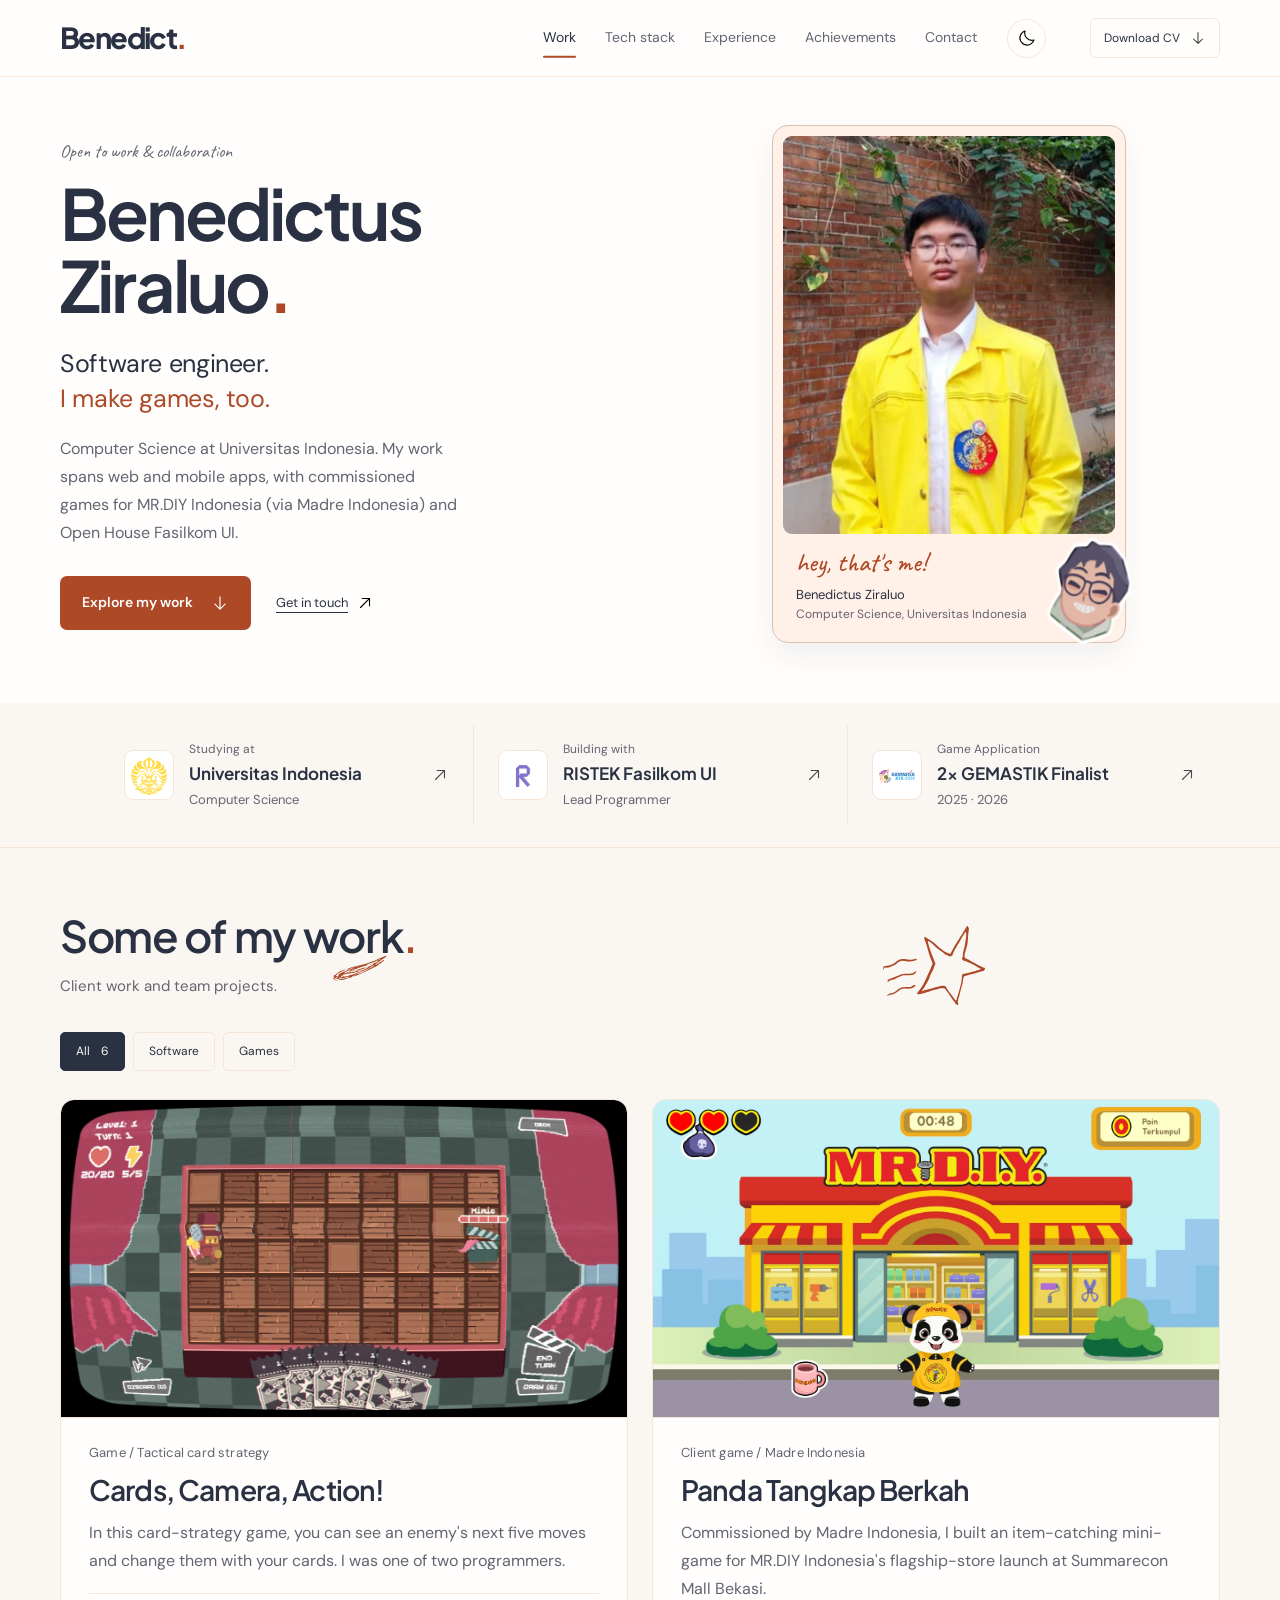
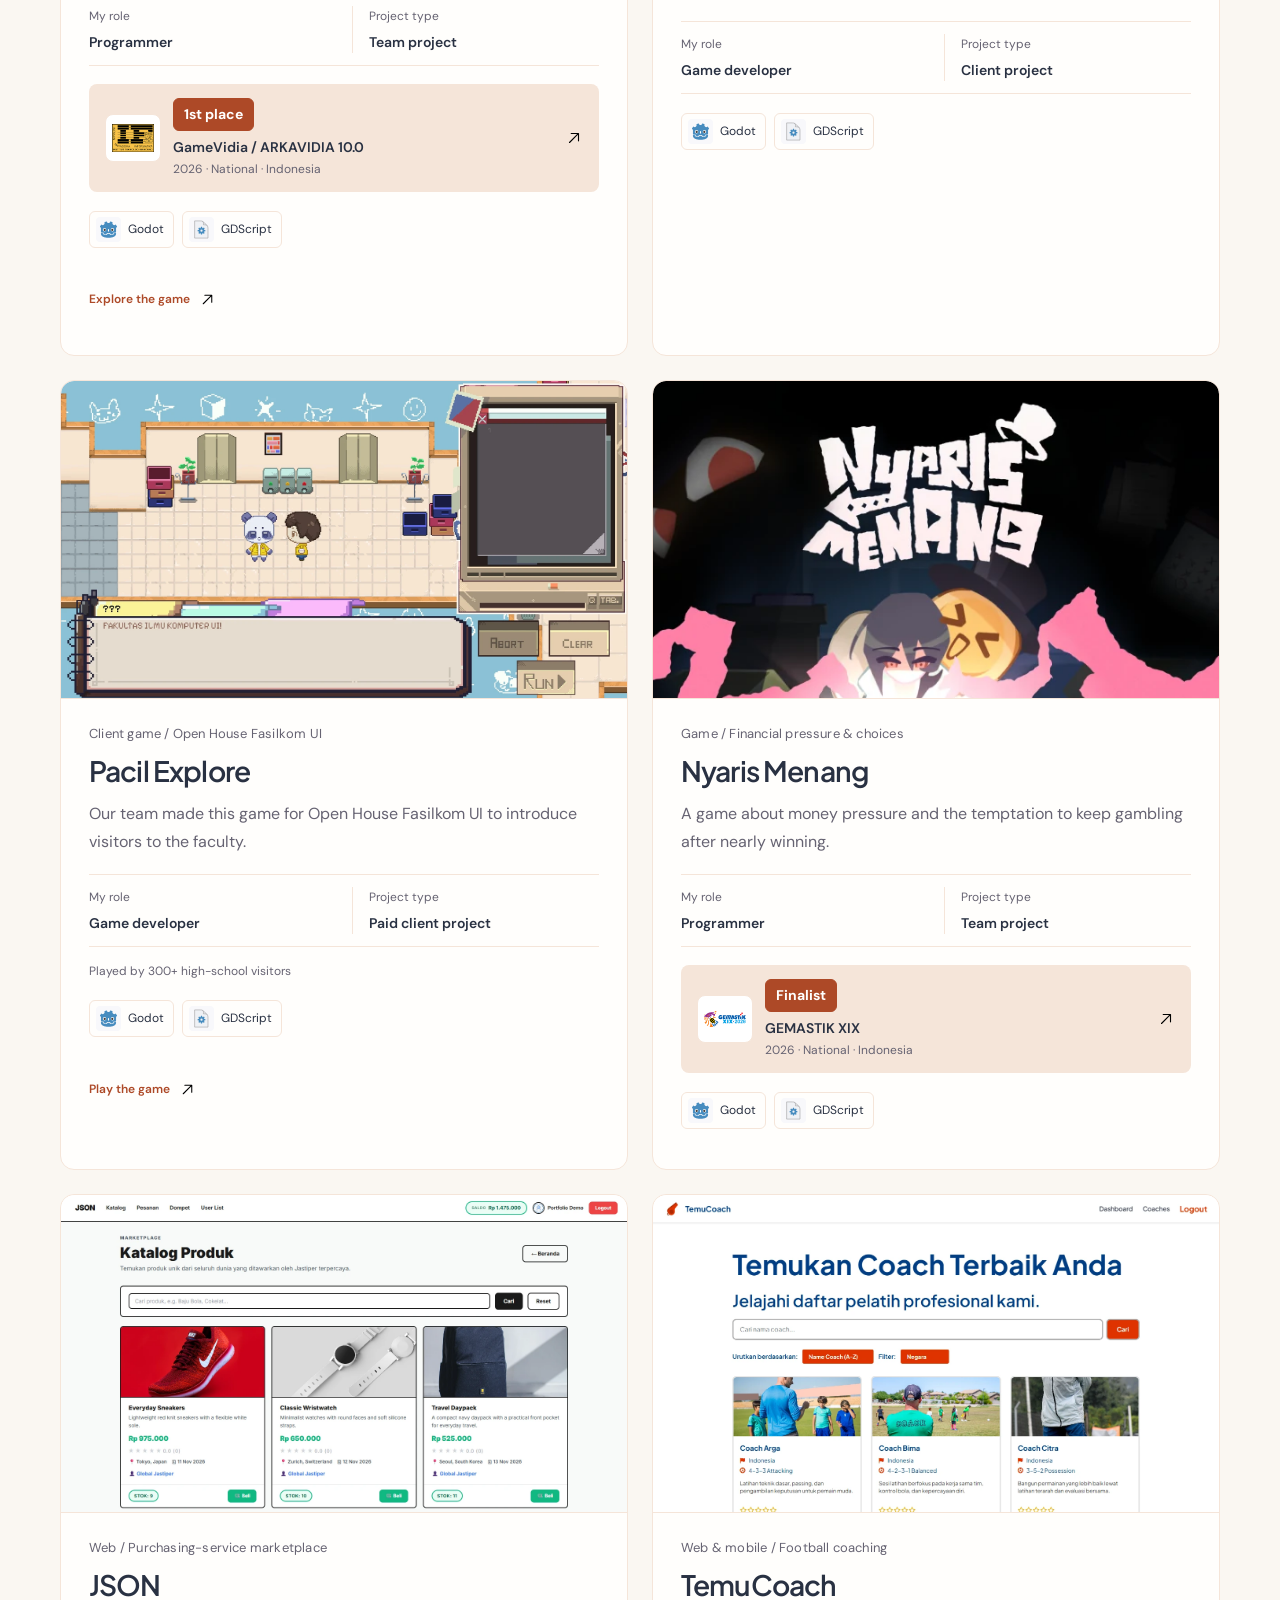
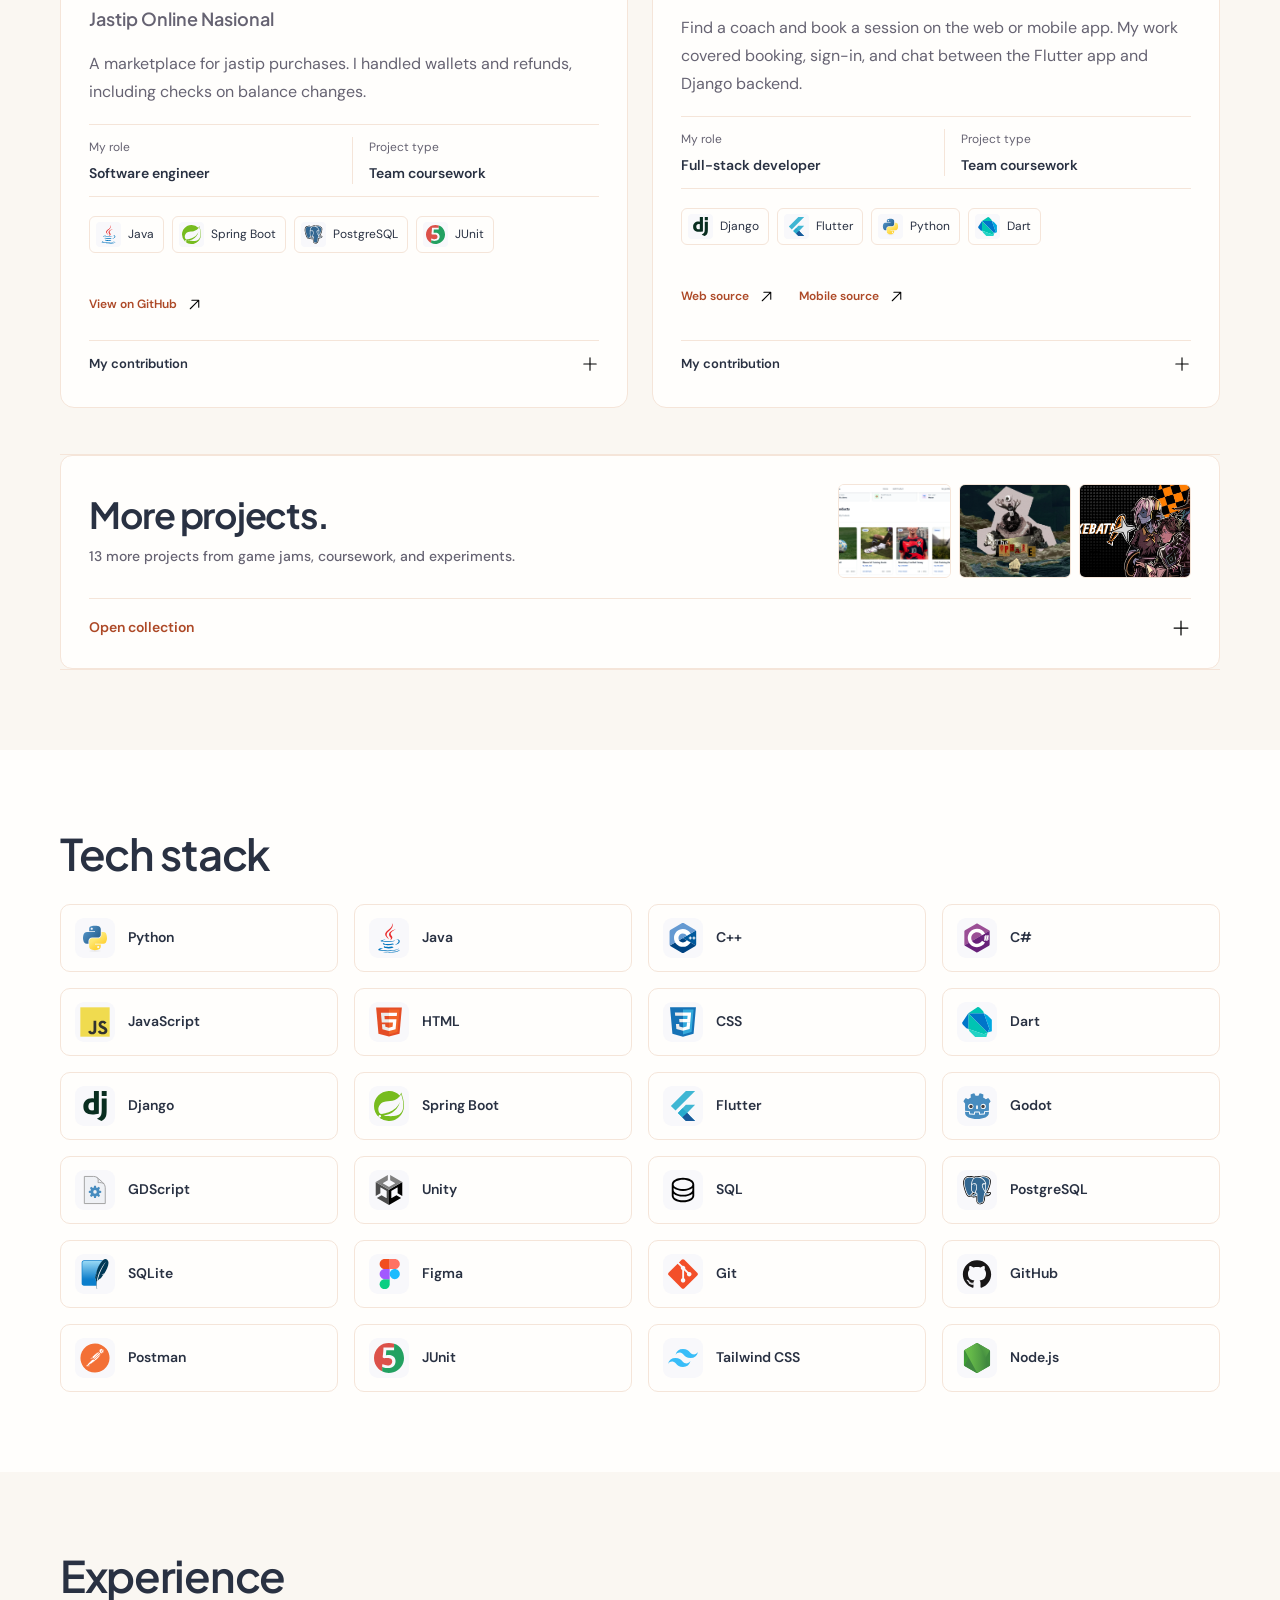
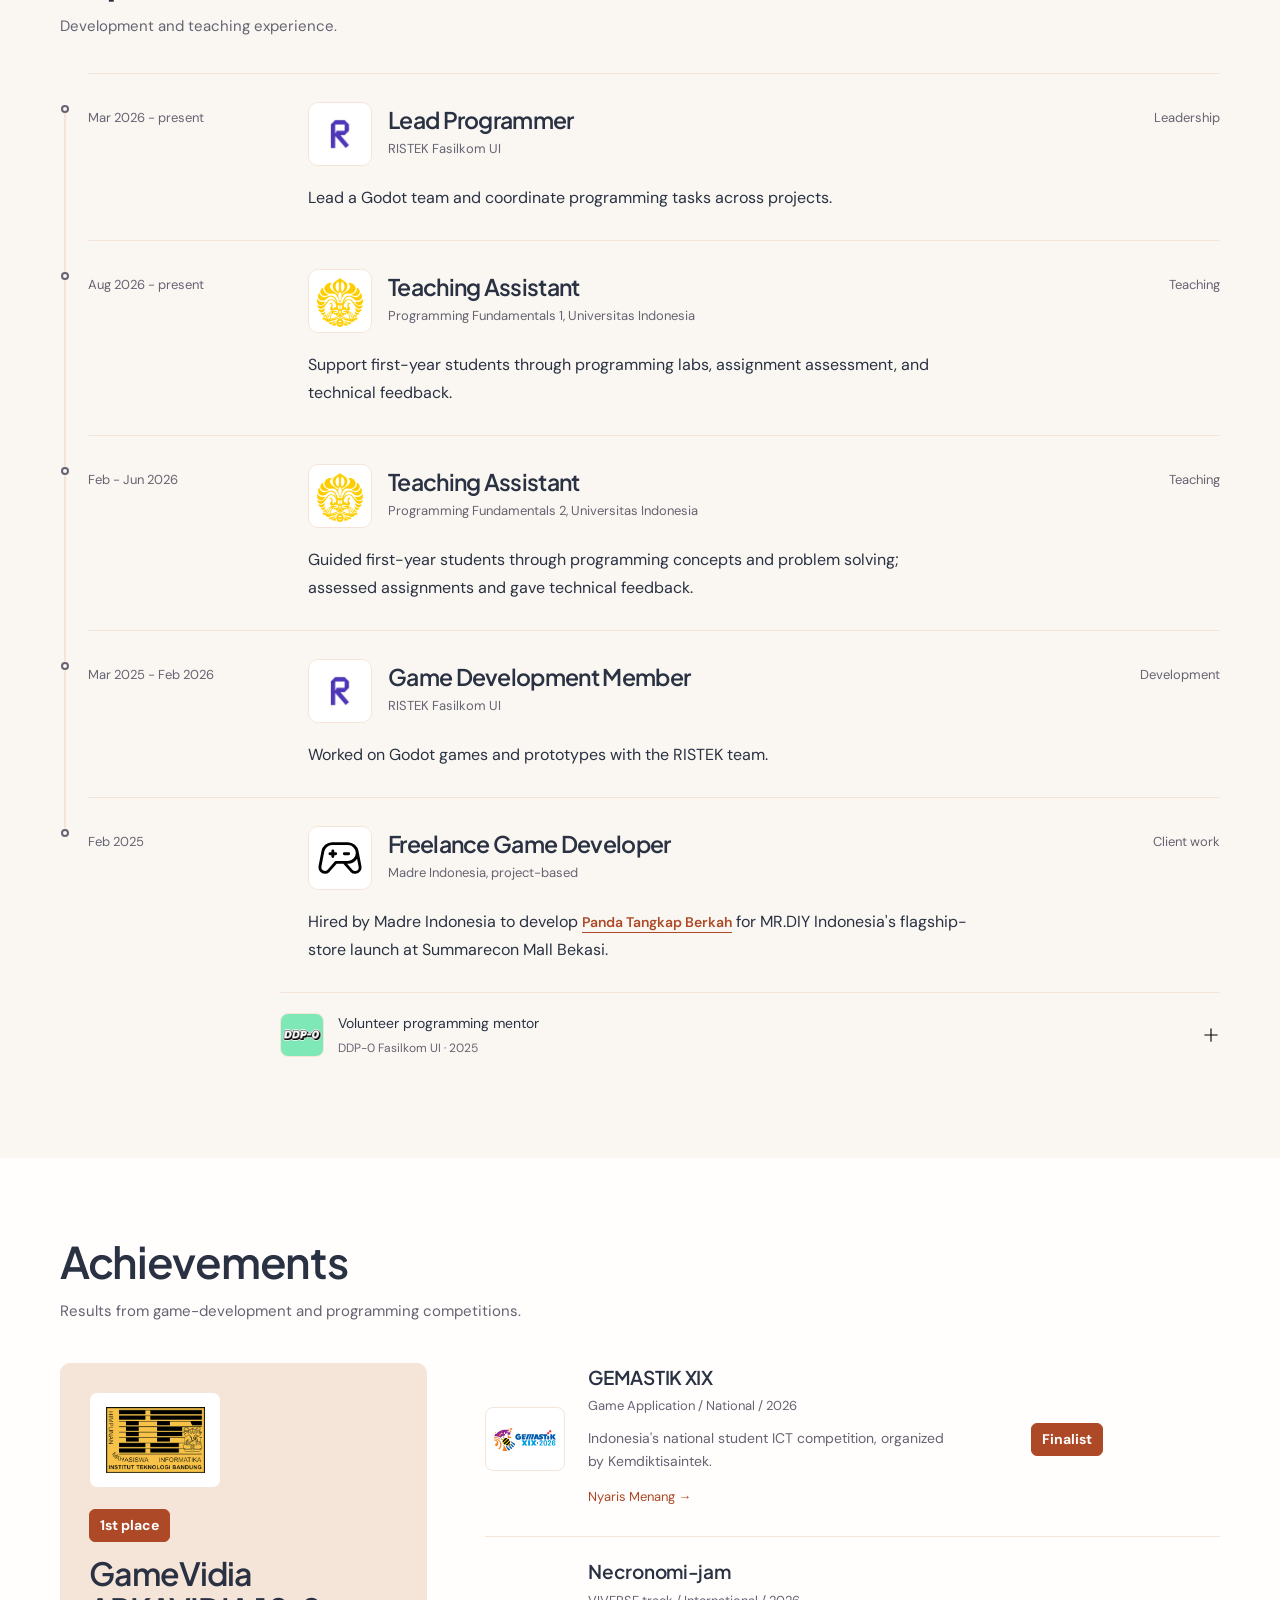
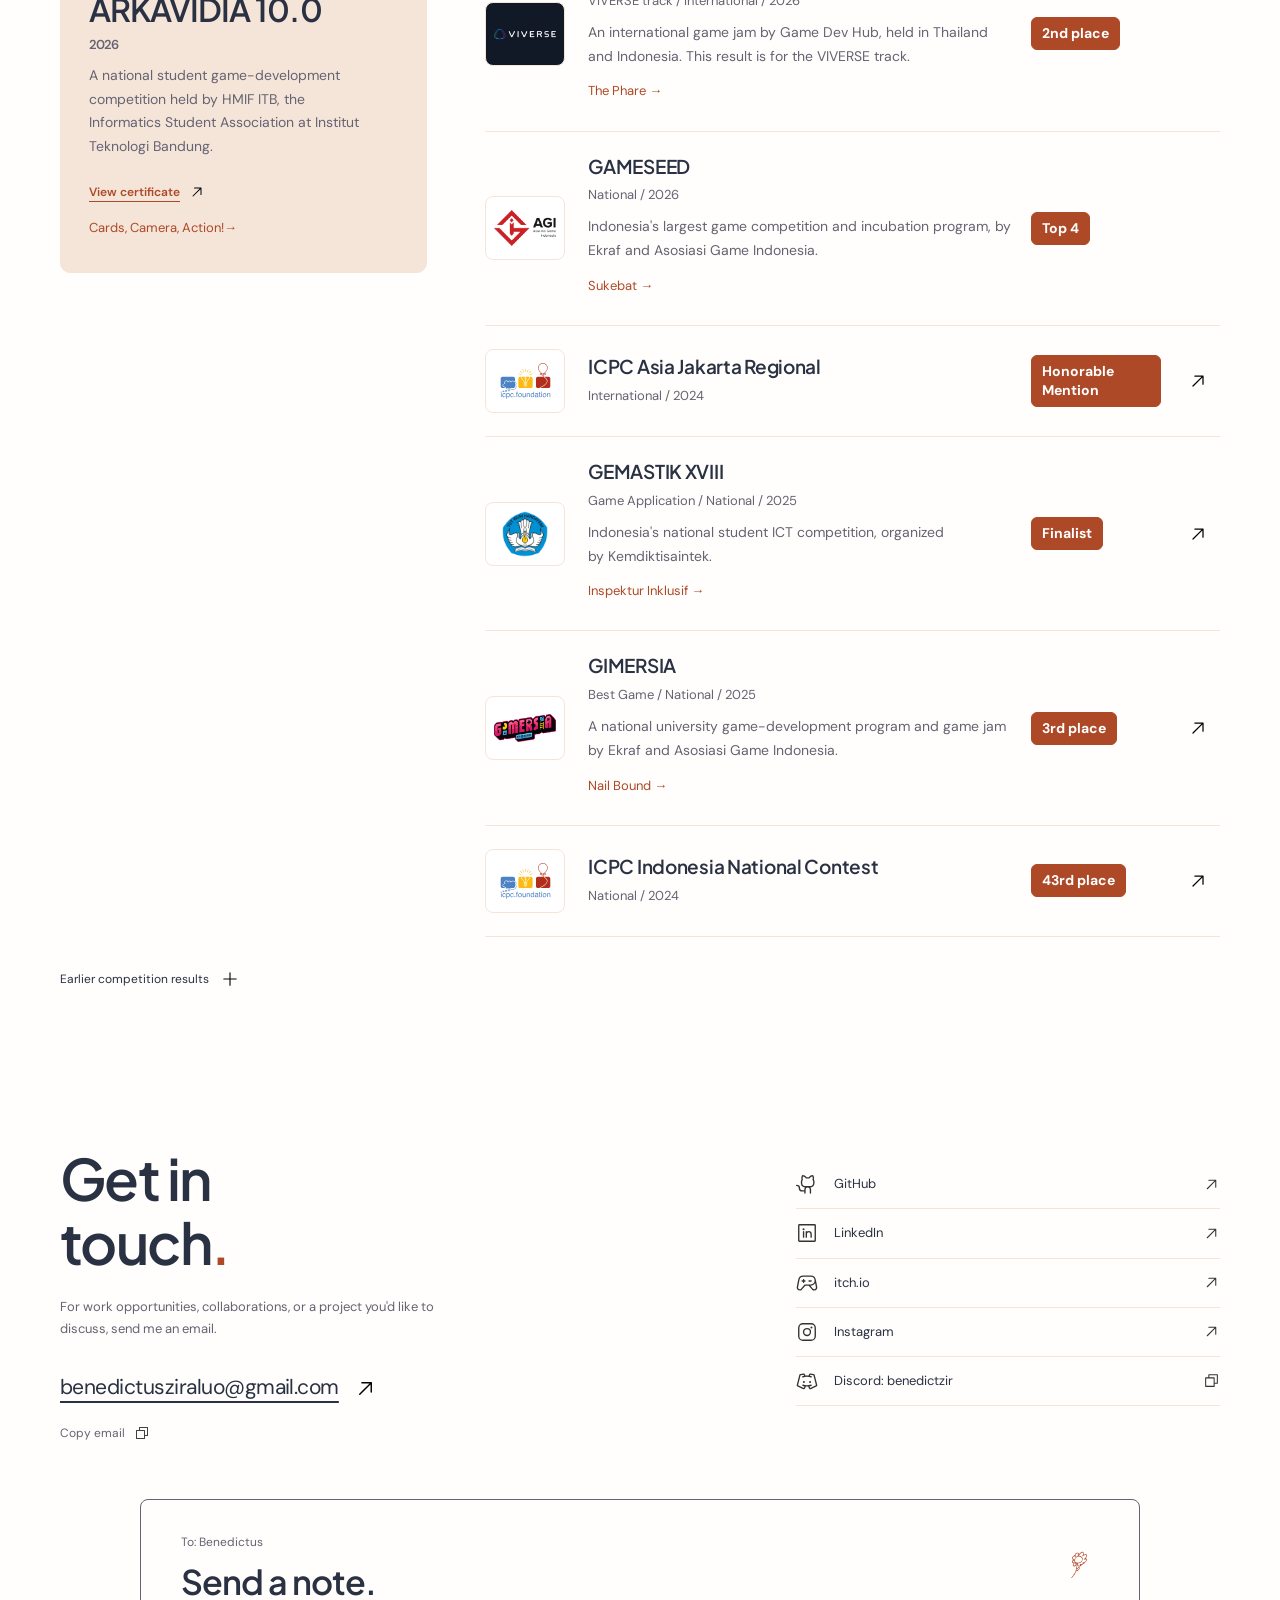
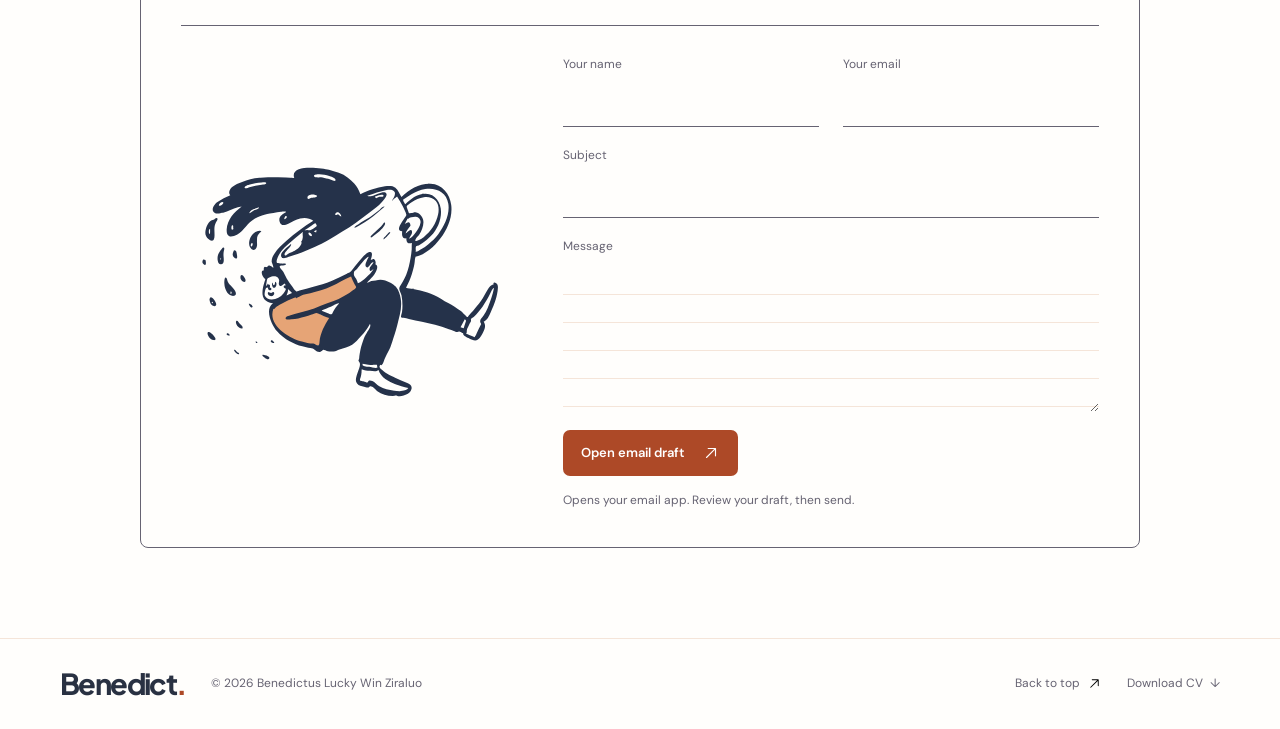
<file: index.html>
<!DOCTYPE html>

<html lang="en">
<head>
<meta charset="utf-8"/>
<meta content="width=device-width,initial-scale=1" name="viewport"/>
<meta content="#FFFEFC" name="theme-color"/>
<script src="theme.js"></script>
<meta content="Benedictus Lucky Win Ziraluo, Computer Science at Universitas Indonesia. Software engineering, game development, and the work behind both." name="description"/>
<meta content="website" property="og:type"/>
<meta content="Benedictus Ziraluo | Software &amp; games" property="og:title"/>
<meta content="Backend systems, mobile applications, and games. Selected work by Benedictus Lucky Win Ziraluo." property="og:description"/>
<meta content="summary" name="twitter:card"/>
<title>Benedictus Ziraluo | Software &amp; games</title>
<link href="assets/avatar2.png" rel="icon" type="image/png"/>
<link as="font" crossorigin="" href="assets/fonts/plusjakartasans-variable.ttf" rel="preload" type="font/ttf"/>
<link href="theme.css" rel="stylesheet"/>
<link href="styles.css" rel="stylesheet"/>
<link href="work.css" rel="stylesheet"/>
<script src="script.js" type="module"></script>
<script src="projects.js" type="module"></script>
<script type="application/ld+json">
      {
        "@context": "https://schema.org",
        "@type": "Person",
        "name": "Benedictus Lucky Win Ziraluo",
        "email": "mailto:benedictusziraluo@gmail.com",
        "sameAs": [
          "https://github.com/benedictzir",
          "https://benedictzir.itch.io/",
          "https://www.linkedin.com/in/benedictus-lucky-win-ziraluo/"
        ],
        "affiliation": {
          "@type": "CollegeOrUniversity",
          "name": "Universitas Indonesia"
        }
      }
    </script>
</head>
<body>
<a class="skip-link" href="#main">Skip to content</a>
<header class="site-header">
<div class="shell nav-inner">
<a aria-label="Benedict, back to top" class="wordmark name-wordmark" href="#top"><span>Benedict</span><span aria-hidden="true" class="wordmark-dot">.</span></a>
<button aria-controls="site-nav" aria-expanded="false" class="menu-toggle" hidden="" type="button">
<img alt="" height="22" src="assets/icons/list.svg" width="22"/><span>Menu</span>
</button>
<nav aria-label="Main navigation" id="site-nav">
<a href="#projects">Work</a><a href="#stack">Tech stack</a><a href="#experience">Experience</a><a href="#recognition">Achievements</a><a href="#contact">Contact</a>
</nav>
<button aria-label="Switch color theme" aria-pressed="false" class="theme-toggle" data-theme-toggle="" hidden="" type="button">
<img alt="" class="theme-moon" height="20" src="assets/icons/moon.svg" width="20"/><img alt="" class="theme-sun" height="20" src="assets/icons/sun.svg" width="20"/>
</button>
<a aria-label="Download CV" class="nav-cv" download="" href="assets/Benedictus-Ziraluo-CV.pdf"><span><span class="cv-download-label">Download </span>CV</span>
          <img alt="" height="16" src="assets/icons/arrow-down.svg" width="16"/></a>
</div>
</header>
<main id="main">
<section aria-labelledby="intro-title" class="hero" id="top">
<div class="shell hero-layout">
<div class="hero-copy">
<p class="hello">Open to work &amp; collaboration</p>
<h1 id="intro-title">Benedictus<br/>Ziraluo<span>.</span></h1>
<p class="hero-role">
              Software engineer.<br/><span>I make games, too.</span>
</p>
<p class="hero-description">Computer Science at Universitas Indonesia. My work spans web and mobile apps, with commissioned games for MR.DIY Indonesia (via Madre Indonesia) and Open House Fasilkom UI.</p>
<div class="hero-actions">
<a class="button button-light" href="#projects">Explore my work
                <img alt="" height="18" src="assets/icons/arrow-down.svg" width="18"/></a><a class="hero-contact" href="#contact">Get in touch
                <img alt="" height="18" src="assets/icons/arrow-up-right.svg" width="18"/></a>
</div>
</div>
<figure class="portrait-frame">
<div class="portrait-window">
<img alt="Benedictus wearing his Universitas Indonesia yellow jacket" fetchpriority="high" height="1600" src="assets/benedictus-portrait-enhanced.webp" width="720"/>
</div>
<figcaption>
<span class="hand-note">hey, that's me!</span><span>Benedictus Ziraluo<br/><small>Computer Science, Universitas Indonesia</small></span>
</figcaption>
<button aria-describedby="avatar-credit" aria-label="Pause sticker animation" aria-pressed="false" class="portrait-sticker wordmark" data-sticker-motion="" hidden="" type="button">
<span class="sticker-float"><span aria-hidden="true" class="brand-avatar"><img alt="" class="avatar-default" height="120" src="assets/avatar2.png" width="120"/><img alt="" class="avatar-playful" height="120" src="assets/avatar1.png" width="120"/></span></span><span class="avatar-credit" id="avatar-credit" role="tooltip">Art by @piessekaii</span>
</button>
</figure>
</div>
</section>
<div class="context-band">
<ul aria-label="Education, current role, and competition results" class="shell context-grid profile-facts">
<li>
<a aria-label="Universitas Indonesia, opens in a new tab" class="profile-fact" href="https://www.ui.ac.id/" rel="noopener noreferrer" target="_blank"><span class="fact-mark"><img alt="" height="40" src="assets/organizations/universitas-indonesia.png" width="40"/></span><span class="fact-copy"><span class="fact-label">Studying at</span><strong>Universitas Indonesia</strong><span class="fact-detail">Computer Science</span></span><img alt="" class="fact-arrow" height="18" src="assets/icons/arrow-up-right.svg" width="18"/></a>
</li>
<li>
<a class="profile-fact" href="#experience"><span class="fact-mark"><img alt="" height="40" src="assets/organizations/ristek.png" width="40"/></span><span class="fact-copy"><span class="fact-label">Building with</span><strong>RISTEK Fasilkom UI</strong><span class="fact-detail">Lead Programmer</span></span><img alt="" class="fact-arrow" height="18" src="assets/icons/arrow-up-right.svg" width="18"/></a>
</li>
<li>
<a class="profile-fact" href="#recognition">
<span class="fact-mark"><img alt="" height="40" src="assets/competitions/gemastik-2026.svg" width="40"/></span>
<span class="fact-copy"><span class="fact-label">Game Application</span><strong>2× GEMASTIK Finalist</strong><span class="fact-detail">2025 · 2026</span></span>
<img alt="" class="fact-arrow" height="18" src="assets/icons/arrow-up-right.svg" width="18"/>
</a>
</li>
</ul>
</div>
<section class="section shell work-section" id="projects" aria-labelledby="work-title">
  <header class="section-heading"><h2 id="work-title">Some of my <span class="sketch-underline">work<span>.</span></span></h2>
  <p>Client work and team projects.</p><span class="doodle work-star" aria-hidden="true"></span></header>
  <div class="work-filters" role="group" aria-label="Filter projects" hidden>
    <button type="button" data-filter="all" aria-pressed="true">All <span>6</span></button>
    <button type="button" data-filter="software" aria-pressed="false">Software</button>
    <button type="button" data-filter="games" aria-pressed="false">Games</button></div>
  <div class="selected-work"><article class="work-card game-case" data-project="games" data-award="gold" id="cards-camera-action" aria-labelledby="cards-camera-action-title">
      <figure class="project-media "><a class="project-media-link" href="assets/projects/cards-camera-action-inside.webp" target="_blank" rel="noopener" aria-label="Enlarge Cards, Camera, Action! screenshot"><img src="assets/projects/cards-camera-action-inside.webp" alt="Cards, Camera, Action! tactical battle with a Mimic, card hand and turn controls" width="1280" height="720" loading="lazy" decoding="async"/></a></figure><div class="work-copy" id="dossier-cards-camera-action"><p class="project-category">Game / Tactical card strategy</p>
      <h3 id="cards-camera-action-title">Cards, Camera, Action!</h3>
      <p class="work-description">In this card-strategy game, you can see an enemy&#x27;s next five moves and change them with your cards. I was one of two programmers.</p>
      <dl class="work-role project-meta"><div><dt>My role</dt><dd>Programmer</dd></div><div><dt>Project type</dt><dd>Team project</dd></div></dl>
      <aside class="project-honor project-honor-compact" aria-label="Cards, Camera, Action! achievement">
          <a class="honor-heading" href="#achievement-arkavidia" aria-label="1st place at GameVidia / ARKAVIDIA 10.0, view achievement details">
          <span class="honor-mark"><img class="honor-art" src="assets/organizations/hmif-itb.png" width="64" height="40" loading="lazy" alt="HMIF ITB, organizer of ARKAVIDIA"/></span>
          <div><p class="honor-rank result-badge"><span class="result-label">1st place</span></p><p class="honor-event">GameVidia / ARKAVIDIA 10.0</p><p class="honor-level">2026 · National · Indonesia</p></div>
          <img class="honor-arrow" src="assets/icons/arrow-up-right.svg" width="18" height="18" alt=""/></a></aside><ul class="project-stack" aria-label="Cards, Camera, Action! technologies"><li><img src="assets/tech/godot.svg" width="25" height="25" alt=""/><span>Godot</span></li><li><img src="assets/tech/gdscript.svg" width="25" height="25" alt=""/><span>GDScript</span></li></ul><div class="project-links"><a class="work-link" href="https://viscasa.itch.io/cards-camera-action" target="_blank" rel="noopener noreferrer">Explore the game<img src="assets/icons/arrow-up-right.svg" width="17" height="17" alt=""/></a></div>
      </div></article><article class="work-card game-case" data-project="games" data-award="" id="panda" aria-labelledby="panda-title">
      <figure class="project-media "><a class="project-media-link" href="assets/projects/panda-tangkap-berkah-gameplay.webp" target="_blank" rel="noopener" aria-label="Enlarge Panda Tangkap Berkah screenshot"><img src="assets/projects/panda-tangkap-berkah-gameplay.webp" alt="Panda Tangkap Berkah in play, with falling shop items and a panda catching them" width="1440" height="810" loading="lazy" decoding="async"/></a></figure><div class="work-copy" id="dossier-panda"><p class="project-category">Client game / Madre Indonesia</p>
      <h3 id="panda-title">Panda Tangkap Berkah</h3>
      <p class="work-description">Commissioned by Madre Indonesia, I built an item-catching mini-game for MR.DIY Indonesia&#x27;s flagship-store launch at Summarecon Mall Bekasi.</p>
      <dl class="work-role project-meta"><div><dt>My role</dt><dd>Game developer</dd></div><div><dt>Project type</dt><dd>Client project</dd></div></dl>
      <ul class="project-stack" aria-label="Panda Tangkap Berkah technologies"><li><img src="assets/tech/godot.svg" width="25" height="25" alt=""/><span>Godot</span></li><li><img src="assets/tech/gdscript.svg" width="25" height="25" alt=""/><span>GDScript</span></li></ul>
      </div></article><article class="work-card game-case" data-project="games" data-award="" id="pacil" aria-labelledby="pacil-title">
      <figure class="project-media "><a class="project-media-link" href="assets/projects/pacil-inside.webp" target="_blank" rel="noopener" aria-label="Enlarge Pacil Explore screenshot"><img src="assets/projects/pacil-inside.webp" alt="Pacil Explore gameplay screenshot" width="1600" height="897" loading="lazy" decoding="async"/></a></figure><div class="work-copy" id="dossier-pacil"><p class="project-category">Client game / Open House Fasilkom UI</p>
      <h3 id="pacil-title">Pacil Explore</h3>
      <p class="work-description">Our team made this game for Open House Fasilkom UI to introduce visitors to the faculty.</p>
      <dl class="work-role project-meta"><div><dt>My role</dt><dd>Game developer</dd></div><div><dt>Project type</dt><dd>Paid client project</dd></div></dl>
      <p class="work-result">Played by 300+ high-school visitors</p><ul class="project-stack" aria-label="Pacil Explore technologies"><li><img src="assets/tech/godot.svg" width="25" height="25" alt=""/><span>Godot</span></li><li><img src="assets/tech/gdscript.svg" width="25" height="25" alt=""/><span>GDScript</span></li></ul><div class="project-links"><a class="work-link" href="https://ristek-game-development.itch.io/pacil-explore" target="_blank" rel="noopener noreferrer">Play the game<img src="assets/icons/arrow-up-right.svg" width="17" height="17" alt=""/></a></div>
      </div></article><article class="work-card game-case" data-project="games" data-award="finalist" id="nyaris-menang" aria-labelledby="nyaris-menang-title">
      <figure class="project-media "><a class="project-media-link" href="assets/projects/nyaris-menang-cover.webp" target="_blank" rel="noopener" aria-label="Enlarge Nyaris Menang screenshot"><img src="assets/projects/nyaris-menang-cover.webp" alt="Official Nyaris Menang cover showing its character, phone and pink torn-paper artwork" width="630" height="500" loading="lazy" decoding="async"/></a></figure><div class="work-copy" id="dossier-nyaris-menang"><p class="project-category">Game / Financial pressure &amp; choices</p>
      <h3 id="nyaris-menang-title">Nyaris Menang</h3>
      <p class="work-description">A game about money pressure and the temptation to keep gambling after nearly winning.</p>
      <dl class="work-role project-meta"><div><dt>My role</dt><dd>Programmer</dd></div><div><dt>Project type</dt><dd>Team project</dd></div></dl>
      <aside class="project-honor project-honor-compact" aria-label="Nyaris Menang achievement">
          <a class="honor-heading" href="#achievement-gemastik-2026" aria-label="Finalist at GEMASTIK XIX, view achievement details">
          <span class="honor-mark"><img class="honor-art" src="assets/competitions/gemastik-2026.svg" width="64" height="40" loading="lazy" alt="Official GEMASTIK XIX 2026 mark"/></span>
          <div><p class="honor-rank result-badge"><span class="result-label">Finalist</span></p><p class="honor-event">GEMASTIK XIX</p><p class="honor-level">2026 · National · Indonesia</p></div>
          <img class="honor-arrow" src="assets/icons/arrow-up-right.svg" width="18" height="18" alt=""/></a></aside><ul class="project-stack" aria-label="Nyaris Menang technologies"><li><img src="assets/tech/godot.svg" width="25" height="25" alt=""/><span>Godot</span></li><li><img src="assets/tech/gdscript.svg" width="25" height="25" alt=""/><span>GDScript</span></li></ul>
      </div></article><article class="work-card source-case" data-project="software" data-award="" id="json" aria-labelledby="json-title">
      <figure class="project-media "><a class="project-media-link" href="assets/projects/json-catalog.webp" target="_blank" rel="noopener" aria-label="Enlarge JSON screenshot"><img src="assets/projects/json-catalog.webp" alt="JSON marketplace catalog with photographed products, stock and purchase controls" width="1440" height="1100" loading="lazy" decoding="async"/></a></figure><div class="work-copy"><p class="project-category">Web / Purchasing-service marketplace</p>
      <h3 id="json-title">JSON</h3><p class="project-subtitle">Jastip Online Nasional</p>
      <p class="work-description">A marketplace for jastip purchases. I handled wallets and refunds, including checks on balance changes.</p>
      <dl class="work-role project-meta"><div><dt>My role</dt><dd>Software engineer</dd></div><div><dt>Project type</dt><dd>Team coursework</dd></div></dl>
      <ul class="project-stack" aria-label="JSON technologies"><li><img src="assets/tech/java.svg" width="25" height="25" alt=""/><span>Java</span></li><li><img src="assets/tech/spring.svg" width="25" height="25" alt=""/><span>Spring Boot</span></li><li><img src="assets/tech/postgresql.svg" width="25" height="25" alt=""/><span>PostgreSQL</span></li><li><img src="assets/tech/junit.svg" width="25" height="25" alt=""/><span>JUnit</span></li></ul><div class="project-links"><a class="work-link" href="https://github.com/advprog-2026-B08-project/group-project" target="_blank" rel="noopener noreferrer">View on GitHub<img src="assets/icons/arrow-up-right.svg" width="17" height="17" alt=""/></a></div>
      <details class="project-dossier" id="dossier-json"><summary>My contribution<img src="assets/icons/plus.svg" width="18" height="18" alt=""/></summary>
      <div class="dossier-body"><p>I implemented wallet transactions, concurrent balance safeguards, refunds, and settlement tests. I also contributed to the frontend, monitoring, and CI.</p><figure class="project-extra-media"><a class="project-media-link" href="assets/projects/json-wallet.webp" target="_blank" rel="noopener" aria-label="Enlarge JSON detail screenshot"><img src="assets/projects/json-wallet.webp" width="1440" height="1100" loading="lazy" alt="JSON wallet balance and transaction history"/></a></figure></div></details></div></article><article class="work-card source-case" data-project="software" data-award="" id="temucoach" aria-labelledby="temucoach-title">
      <figure class="project-media "><a class="project-media-link" href="assets/projects/temucoach-catalog.webp" target="_blank" rel="noopener" aria-label="Enlarge TemuCoach screenshot"><img src="assets/projects/temucoach-catalog.webp" alt="TemuCoach coach discovery with training photos and session prices" width="1440" height="980" loading="lazy" decoding="async"/></a></figure><div class="work-copy"><p class="project-category">Web &amp; mobile / Football coaching</p>
      <h3 id="temucoach-title">TemuCoach</h3>
      <p class="work-description">Find a coach and book a session on the web or mobile app. My work covered booking, sign-in, and chat between the Flutter app and Django backend.</p>
      <dl class="work-role project-meta"><div><dt>My role</dt><dd>Full-stack developer</dd></div><div><dt>Project type</dt><dd>Team coursework</dd></div></dl>
      <ul class="project-stack" aria-label="TemuCoach technologies"><li><img src="assets/tech/django.svg" width="25" height="25" alt=""/><span>Django</span></li><li><img src="assets/tech/flutter.svg" width="25" height="25" alt=""/><span>Flutter</span></li><li><img src="assets/tech/python.svg" width="25" height="25" alt=""/><span>Python</span></li><li><img src="assets/tech/dart.svg" width="25" height="25" alt=""/><span>Dart</span></li></ul><div class="project-links"><a class="work-link" href="https://github.com/pbp-kelompok-e9/temu-coach" target="_blank" rel="noopener noreferrer">Web source<img src="assets/icons/arrow-up-right.svg" width="17" height="17" alt=""/></a><a class="work-link" href="https://github.com/pbp-kelompok-e9/temu-coach-mobile" target="_blank" rel="noopener noreferrer">Mobile source<img src="assets/icons/arrow-up-right.svg" width="17" height="17" alt=""/></a></div>
      <details class="project-dossier" id="dossier-temucoach"><summary>My contribution<img src="assets/icons/plus.svg" width="18" height="18" alt=""/></summary>
      <div class="dossier-body"><p>I built booking and authentication flows, connected Flutter to Django APIs, and added in-app chat. Messages refresh through polling.</p><figure class="project-extra-media"><a class="project-media-link" href="assets/projects/temucoach-booking.webp" target="_blank" rel="noopener" aria-label="Enlarge TemuCoach detail screenshot"><img src="assets/projects/temucoach-booking.webp" width="1440" height="1220" loading="lazy" alt="TemuCoach booking calendar and session selection"/></a></figure></div></details></div></article></div>
  <p class="filter-status sr-only" role="status" aria-live="polite"></p>
  <details class="more-work"><summary>
    <span class="shelf-intro"><strong class="shelf-title">More projects.</strong><span class="shelf-description">13 more projects from game jams, coursework, and experiments.</span></span>
    <span class="shelf-preview" aria-hidden="true"><img src="assets/projects/bolapedia-catalog.webp" width="160" height="100" loading="lazy" alt=""/><img src="assets/projects/the-phare-cover.webp" width="160" height="100" loading="lazy" alt=""/><img src="assets/projects/sukebat-title.webp" width="160" height="100" loading="lazy" alt=""/></span>
    <span class="shelf-action"><span class="shelf-open-label">Open collection</span><span class="shelf-close-label">Close collection</span><img src="assets/icons/plus.svg" width="20" height="20" alt=""/></span></summary>
  <div class="shelf-toolbar"><p class="shelf-note hand-note">Browse the project folders.</p><a class="inline-link" href="https://benedictzir.itch.io/" target="_blank" rel="noopener noreferrer">Games on itch.io <span aria-hidden="true">↗</span></a></div>
  <div class="folder-grid"><details class="project-folder" id="dossier-bolapedia"><summary>
      <span class="folder-tab">Web &amp; mobile / Football gear catalog</span><span class="folder-paper" aria-hidden="true"><img src="assets/projects/bolapedia-catalog.webp" width="1440" height="800" loading="lazy" decoding="async" alt=""/></span>
      <span class="folder-face"><strong>Bolapedia</strong><span>Solo developer · Individual coursework</span><img src="assets/icons/plus.svg" width="18" height="18" alt=""/></span></summary>
      <a class="folder-cover project-media-link" href="assets/projects/bolapedia-catalog.webp" target="_blank" rel="noopener" aria-label="Enlarge Bolapedia cover"><img src="assets/projects/bolapedia-catalog.webp" width="1440" height="800" loading="lazy" alt="Bolapedia folder cover"/><span class="cover-action">View image <span aria-hidden="true">↗</span></span></a><div class="folder-content"><figure class="project-media archive-media"><a class="project-media-link" href="assets/projects/bolapedia-detail.webp" target="_blank" rel="noopener" aria-label="Enlarge Bolapedia screenshot"><img src="assets/projects/bolapedia-detail.webp" alt="Bolapedia football boots detail with price, stock and product photo" width="1100" height="666" loading="lazy" decoding="async"/></a></figure><p>My football-gear catalog for web and mobile, built as individual coursework. Users can add products and filter the catalog.</p><ul class="project-stack" aria-label="Bolapedia technologies"><li><img src="assets/tech/django.svg" width="25" height="25" alt=""/><span>Django</span></li><li><img src="assets/tech/flutter.svg" width="25" height="25" alt=""/><span>Flutter</span></li><li><img src="assets/tech/python.svg" width="25" height="25" alt=""/><span>Python</span></li><li><img src="assets/tech/dart.svg" width="25" height="25" alt=""/><span>Dart</span></li></ul><div class="project-links"><a class="work-link" href="https://github.com/benedictzir/bolapedia" target="_blank" rel="noopener noreferrer">Web source<img src="assets/icons/arrow-up-right.svg" width="17" height="17" alt=""/></a><a class="work-link" href="https://github.com/benedictzir/bolapedia-mobile" target="_blank" rel="noopener noreferrer">Mobile source<img src="assets/icons/arrow-up-right.svg" width="17" height="17" alt=""/></a></div></div></details><details class="project-folder" id="dossier-the-phare"><summary>
      <span class="folder-tab">Necronomi-jam</span><span class="folder-paper" aria-hidden="true"><img src="assets/projects/the-phare-cover.webp" width="1147" height="900" loading="lazy" decoding="async" alt=""/></span>
      <span class="folder-face"><span class="folder-award result-badge" aria-label="Achievement: 2nd place · Necronomi-jam 2026 · VIVERSE track"><span class="result-label">2nd / VIVERSE track</span></span><strong>The Phare</strong><span>Programmer · Team project</span><img src="assets/icons/plus.svg" width="18" height="18" alt=""/></span></summary>
      <a class="folder-cover project-media-link" href="assets/projects/the-phare-cover.webp" target="_blank" rel="noopener" aria-label="Enlarge The Phare cover"><img src="assets/projects/the-phare-cover.webp" width="1147" height="900" loading="lazy" alt="The Phare folder cover"/><span class="cover-action">View image <span aria-hidden="true">↗</span></span></a><div class="folder-content"><figure class="project-media archive-media"><a class="project-media-link" href="assets/projects/the-phare-play.png" target="_blank" rel="noopener" aria-label="Enlarge The Phare screenshot"><img src="assets/projects/the-phare-play.png" alt="The Phare gameplay with an explored sea grid, boat, island and quota at 39 of 82" width="1535" height="863" loading="lazy" decoding="async"/></a></figure><aside class="project-honor" aria-label="The Phare achievement">
      <div class="honor-heading"><span class="honor-mark honor-mark-dark"><img class="honor-art" src="assets/organizations/viverse.png" width="96" height="48" loading="lazy" alt="VIVERSE, sponsor of the separate VIVERSE track"/></span>
      <div><p class="honor-rank result-badge"><span class="result-label">2nd place</span></p><p class="honor-event">Necronomi-jam / VIVERSE track</p><p class="honor-level">2026 · International</p></div></div>
      <p class="honor-context">An international game jam across Thailand, Indonesia and online. This award is from its separate VIVERSE-sponsored track.</p>
      <p class="honor-organizer"><span>Organized by</span>Game Dev Hub · VIVERSE track by VIVERSE</p>
      <div class="honor-links"><a href="https://news.viverse.com/post/necronomi-jam-winners" target="_blank" rel="noopener noreferrer">About the competition <span aria-hidden="true">↗</span></a></div></aside><p>A fishing-horror game where you catch fish to meet the lighthouse&#x27;s quota.</p><ul class="project-stack" aria-label="The Phare technologies"><li><img src="assets/tech/godot.svg" width="25" height="25" alt=""/><span>Godot</span></li><li><img src="assets/tech/gdscript.svg" width="25" height="25" alt=""/><span>GDScript</span></li></ul><div class="project-links"><a class="work-link" href="https://lettucelazuli.itch.io/the-phare" target="_blank" rel="noopener noreferrer">Explore the game<img src="assets/icons/arrow-up-right.svg" width="17" height="17" alt=""/></a></div></div></details><details class="project-folder" id="dossier-sukebat"><summary>
      <span class="folder-tab">GAMESEED</span><span class="folder-paper" aria-hidden="true"><img src="assets/projects/sukebat-title.webp" width="1280" height="720" loading="lazy" decoding="async" alt=""/></span>
      <span class="folder-face"><span class="folder-award result-badge" aria-label="Achievement: Top 4 · GAMESEED 2026"><span class="result-label">Top 4</span></span><strong>Sukebat</strong><span>Programmer · Team project</span><img src="assets/icons/plus.svg" width="18" height="18" alt=""/></span></summary>
      <a class="folder-cover project-media-link" href="assets/projects/sukebat-title.webp" target="_blank" rel="noopener" aria-label="Enlarge Sukebat cover"><img src="assets/projects/sukebat-title.webp" width="1280" height="720" loading="lazy" alt="Sukebat folder cover"/><span class="cover-action">View image <span aria-hidden="true">↗</span></span></a><div class="folder-content"><figure class="project-media archive-media"><a class="project-media-link" href="assets/projects/sukebat-inside.webp" target="_blank" rel="noopener" aria-label="Enlarge Sukebat screenshot"><img src="assets/projects/sukebat-inside.webp" alt="Sukebat action gameplay from the team&#x27;s official trailer" width="1280" height="720" loading="lazy" decoding="async"/></a></figure><aside class="project-honor" aria-label="Sukebat achievement">
      <div class="honor-heading"><span class="honor-mark"><img class="honor-art" src="assets/organizations/agi.png" width="96" height="48" loading="lazy" alt="Asosiasi Game Indonesia, GAMESEED organizer"/></span>
      <div><p class="honor-rank result-badge"><span class="result-label">Top 4</span></p><p class="honor-event">GAMESEED</p><p class="honor-level">2026 · National · Indonesia</p></div></div>
      <p class="honor-context">Indonesia&#x27;s largest game competition and incubation program, connecting emerging game developers with the industry.</p>
      <p class="honor-organizer"><span>Organized by</span>Asosiasi Game Indonesia (AGI) · Ministry of Creative Economy</p>
      <div class="honor-links"><a href="https://www.ekraf.go.id/news-en/ministry-of-creative-economy-and-agi-announce-the-top-6-gameseed-2026-finalists-ready-to-showcase-their-talent-at-igdx" target="_blank" rel="noopener noreferrer">About the competition <span aria-hidden="true">↗</span></a></div></aside><p>A top-down action game about delinquent monster girls.</p><ul class="project-stack" aria-label="Sukebat technologies"><li><img src="assets/tech/godot.svg" width="25" height="25" alt=""/><span>Godot</span></li><li><img src="assets/tech/gdscript.svg" width="25" height="25" alt=""/><span>GDScript</span></li></ul><div class="project-links"><a class="work-link" href="https://viscasa.itch.io/sukebat" target="_blank" rel="noopener noreferrer">Explore the game<img src="assets/icons/arrow-up-right.svg" width="17" height="17" alt=""/></a></div></div></details><details class="project-folder" id="dossier-nailbound"><summary>
      <span class="folder-tab">GIMERSIA</span><span class="folder-paper" aria-hidden="true"><img src="assets/projects/nailbound-cover.webp" width="1280" height="720" loading="lazy" decoding="async" alt=""/></span>
      <span class="folder-face"><span class="folder-award result-badge" aria-label="Achievement: 3rd Best Game · GIMERSIA Inspire 2025"><span class="result-label">3rd Best Game</span></span><strong>Nail Bound</strong><span>Programmer · Team project</span><img src="assets/icons/plus.svg" width="18" height="18" alt=""/></span></summary>
      <a class="folder-cover project-media-link" href="assets/projects/nailbound-cover.webp" target="_blank" rel="noopener" aria-label="Enlarge Nail Bound cover"><img src="assets/projects/nailbound-cover.webp" width="1280" height="720" loading="lazy" alt="Nail Bound folder cover"/><span class="cover-action">View image <span aria-hidden="true">↗</span></span></a><div class="folder-content"><figure class="project-media archive-media"><a class="project-media-link" href="assets/projects/nailbound-inside.webp" target="_blank" rel="noopener" aria-label="Enlarge Nail Bound screenshot"><img src="assets/projects/nailbound-inside.webp" alt="Nail Bound gameplay screenshot" width="1600" height="900" loading="lazy" decoding="async"/></a></figure><aside class="project-honor" aria-label="Nail Bound achievement">
      <div class="honor-heading"><span class="honor-mark"><img class="honor-art" src="assets/competitions/gimersia-2025.png" width="96" height="48" loading="lazy" alt="GIMERSIA by Ekraf"/></span>
      <div><p class="honor-rank result-badge"><span class="result-label">3rd Best Game</span></p><p class="honor-event">GIMERSIA Inspire</p><p class="honor-level">2025 · National · Indonesia</p></div></div>
      <p class="honor-context">A national university talent-development program and game jam for emerging Indonesian game developers.</p>
      <p class="honor-organizer"><span>Organized by</span>Ministry of Creative Economy (Ekraf) · Asosiasi Game Indonesia (AGI)</p>
      <div class="honor-links"><a href="assets/evidence/gimersia.pdf" target="_blank" rel="noopener noreferrer">View certificate <span aria-hidden="true">↗</span></a><a href="https://itch.io/jam/gimersia-2025" target="_blank" rel="noopener noreferrer">About the competition <span aria-hidden="true">↗</span></a></div></aside><p>A Godot action roguelike with possession and dash mechanics.</p><ul class="project-stack" aria-label="Nail Bound technologies"><li><img src="assets/tech/godot.svg" width="25" height="25" alt=""/><span>Godot</span></li><li><img src="assets/tech/gdscript.svg" width="25" height="25" alt=""/><span>GDScript</span></li></ul><div class="project-links"><a class="work-link" href="https://viscasa.itch.io/nailbound" target="_blank" rel="noopener noreferrer">Play the game<img src="assets/icons/arrow-up-right.svg" width="17" height="17" alt=""/></a></div></div></details><details class="project-folder" id="dossier-inspektur-inklusif"><summary>
      <span class="folder-tab">GEMASTIK</span><span class="folder-paper" aria-hidden="true"><img src="assets/projects/inspektur-inklusif-menu.webp" width="1600" height="900" loading="lazy" decoding="async" alt=""/></span>
      <span class="folder-face"><span class="folder-award result-badge" aria-label="Achievement: Finalist · GEMASTIK XVIII 2025"><span class="result-label">Finalist</span></span><strong>Inspektur Inklusif</strong><span>Game developer · Team project</span><img src="assets/icons/plus.svg" width="18" height="18" alt=""/></span></summary>
      <a class="folder-cover project-media-link" href="assets/projects/inspektur-inklusif-menu.webp" target="_blank" rel="noopener" aria-label="Enlarge Inspektur Inklusif cover"><img src="assets/projects/inspektur-inklusif-menu.webp" width="1600" height="900" loading="lazy" alt="Inspektur Inklusif folder cover"/><span class="cover-action">View image <span aria-hidden="true">↗</span></span></a><div class="folder-content"><figure class="project-media archive-media"><a class="project-media-link" href="assets/projects/inspektur-inklusif-inside.webp" target="_blank" rel="noopener" aria-label="Enlarge Inspektur Inklusif screenshot"><img src="assets/projects/inspektur-inklusif-inside.webp" alt="Inspektur Inklusif gameplay screenshot" width="1600" height="900" loading="lazy" decoding="async"/></a></figure><aside class="project-honor" aria-label="Inspektur Inklusif achievement">
      <div class="honor-heading"><span class="honor-mark"><img class="honor-art" src="assets/organizations/kemdiktisaintek-emblem.png" width="96" height="48" loading="lazy" alt="Kemdiktisaintek, GEMASTIK organizer"/></span>
      <div><p class="honor-rank result-badge"><span class="result-label">Finalist</span></p><p class="honor-event">GEMASTIK XVIII</p><p class="honor-level">2025 · National · Indonesia</p></div></div>
      <p class="honor-context">Indonesia&#x27;s national student ICT competition. Recognized in the Game Application category.</p>
      <p class="honor-organizer"><span>Organized by</span>Directorate of Learning and Student Affairs · Kemdiktisaintek</p>
      <div class="honor-links"><a href="assets/evidence/gemastik.png" target="_blank" rel="noopener noreferrer">View certificate <span aria-hidden="true">↗</span></a><a href="https://kemdiktisaintek.go.id/wp-content/uploads/2025/07/Panduan-GEMASTIK-2025-ver2.pdf" target="_blank" rel="noopener noreferrer">Competition guide (2025) <span aria-hidden="true">↗</span></a></div></aside><p>A workplace simulation set in Indonesia in 2044. Players find accessibility issues in public digital services while managing work and time.</p><ul class="project-stack" aria-label="Inspektur Inklusif technologies"><li><img src="assets/tech/godot.svg" width="25" height="25" alt=""/><span>Godot</span></li><li><img src="assets/tech/gdscript.svg" width="25" height="25" alt=""/><span>GDScript</span></li></ul><div class="project-links"><a class="work-link" href="https://benedictzir.itch.io/inspektur-inklusif" target="_blank" rel="noopener noreferrer">Explore the game<img src="assets/icons/arrow-up-right.svg" width="17" height="17" alt=""/></a></div></div></details><details class="project-folder" id="dossier-football-news"><summary>
      <span class="folder-tab">Web &amp; mobile</span><span class="folder-paper" aria-hidden="true"><img src="assets/projects/football-news-catalog.webp" width="1440" height="900" loading="lazy" decoding="async" alt=""/></span>
      <span class="folder-face"><strong>Football News</strong><span>Solo developer · Coursework</span><img src="assets/icons/plus.svg" width="18" height="18" alt=""/></span></summary>
      <a class="folder-cover project-media-link" href="assets/projects/football-news-catalog.webp" target="_blank" rel="noopener" aria-label="Enlarge Football News cover"><img src="assets/projects/football-news-catalog.webp" width="1440" height="900" loading="lazy" alt="Football News folder cover"/><span class="cover-action">View image <span aria-hidden="true">↗</span></span></a><div class="folder-content"><figure class="project-media archive-media"><a class="project-media-link" href="assets/projects/football-news-detail.webp" target="_blank" rel="noopener" aria-label="Enlarge Football News screenshot"><img src="assets/projects/football-news-detail.webp" alt="Football News article page with football photography" width="1440" height="1060" loading="lazy" decoding="async"/></a></figure><p>A news-publishing app with a Flutter client. I built the web and mobile versions, including accounts and article management.</p><ul class="project-stack" aria-label="Football News technologies"><li><img src="assets/tech/django.svg" width="25" height="25" alt=""/><span>Django</span></li><li><img src="assets/tech/flutter.svg" width="25" height="25" alt=""/><span>Flutter</span></li><li><img src="assets/tech/python.svg" width="25" height="25" alt=""/><span>Python</span></li><li><img src="assets/tech/dart.svg" width="25" height="25" alt=""/><span>Dart</span></li></ul><div class="project-links"><a class="work-link" href="https://github.com/benedictzir/football-news" target="_blank" rel="noopener noreferrer">Web source<img src="assets/icons/arrow-up-right.svg" width="17" height="17" alt=""/></a><a class="work-link" href="https://github.com/benedictzir/football-news-mobile" target="_blank" rel="noopener noreferrer">Mobile source<img src="assets/icons/arrow-up-right.svg" width="17" height="17" alt=""/></a></div></div></details><details class="project-folder" id="dossier-waste-crusher"><summary>
      <span class="folder-tab">BGD Jam 2026</span><span class="folder-paper" aria-hidden="true"><img src="assets/projects/waste-crusher-cover.webp" width="1156" height="900" loading="lazy" decoding="async" alt=""/></span>
      <span class="folder-face"><strong>Waste Crusher</strong><span>Programmer · Team project</span><img src="assets/icons/plus.svg" width="18" height="18" alt=""/></span></summary>
      <a class="folder-cover project-media-link" href="assets/projects/waste-crusher-cover.webp" target="_blank" rel="noopener" aria-label="Enlarge Waste Crusher cover"><img src="assets/projects/waste-crusher-cover.webp" width="1156" height="900" loading="lazy" alt="Waste Crusher folder cover"/><span class="cover-action">View image <span aria-hidden="true">↗</span></span></a><div class="folder-content"><figure class="project-media archive-media"><a class="project-media-link" href="assets/projects/waste-crusher-inside.webp" target="_blank" rel="noopener" aria-label="Enlarge Waste Crusher screenshot"><img src="assets/projects/waste-crusher-inside.webp" alt="Waste Crusher gameplay screenshot" width="1600" height="890" loading="lazy" decoding="async"/></a></figure><p>A grid puzzle where presses, cutters, and magnets help you fit rubbish into a landfill. I programmed it with the BGD Jam 2026 team.</p><ul class="project-stack" aria-label="Waste Crusher technologies"><li><img src="assets/tech/godot.svg" width="25" height="25" alt=""/><span>Godot</span></li><li><img src="assets/tech/gdscript.svg" width="25" height="25" alt=""/><span>GDScript</span></li></ul><div class="project-links"><a class="work-link" href="https://redorange.itch.io/waste-crusher" target="_blank" rel="noopener noreferrer">Play the game<img src="assets/icons/arrow-up-right.svg" width="17" height="17" alt=""/></a></div></div></details><details class="project-folder" id="dossier-string-of-fate"><summary>
      <span class="folder-tab">Puzzle platformer</span><span class="folder-paper" aria-hidden="true"><img src="assets/projects/string-of-fate-menu.webp" width="1600" height="900" loading="lazy" decoding="async" alt=""/></span>
      <span class="folder-face"><strong>String of Fate</strong><span>Game developer · Team project</span><img src="assets/icons/plus.svg" width="18" height="18" alt=""/></span></summary>
      <a class="folder-cover project-media-link" href="assets/projects/string-of-fate-menu.webp" target="_blank" rel="noopener" aria-label="Enlarge String of Fate cover"><img src="assets/projects/string-of-fate-menu.webp" width="1600" height="900" loading="lazy" alt="String of Fate folder cover"/><span class="cover-action">View image <span aria-hidden="true">↗</span></span></a><div class="folder-content"><figure class="project-media archive-media"><a class="project-media-link" href="assets/projects/string-of-fate-inside.webp" target="_blank" rel="noopener" aria-label="Enlarge String of Fate screenshot"><img src="assets/projects/string-of-fate-inside.webp" alt="String of Fate gameplay screenshot" width="1600" height="900" loading="lazy" decoding="async"/></a></figure><p>A 15-level puzzle game made for GameDev CSUI 2026. Connect rooms with strings to change gravity and move a marionette through them.</p><ul class="project-stack" aria-label="String of Fate technologies"><li><img src="assets/tech/godot.svg" width="25" height="25" alt=""/><span>Godot</span></li><li><img src="assets/tech/gdscript.svg" width="25" height="25" alt=""/><span>GDScript</span></li></ul><div class="project-links"><a class="work-link" href="https://benedictzir.itch.io/string-of-fate" target="_blank" rel="noopener noreferrer">Play the game<img src="assets/icons/arrow-up-right.svg" width="17" height="17" alt=""/></a></div></div></details><details class="project-folder" id="dossier-acaraki"><summary>
      <span class="folder-tab">IGDX Bootcamp</span><span class="folder-paper" aria-hidden="true"><img src="assets/projects/acaraki-menu.webp" width="1280" height="720" loading="lazy" decoding="async" alt=""/></span>
      <span class="folder-face"><strong>Acaraki</strong><span>Game developer · Team project</span><img src="assets/icons/plus.svg" width="18" height="18" alt=""/></span></summary>
      <a class="folder-cover project-media-link" href="assets/projects/acaraki-menu.webp" target="_blank" rel="noopener" aria-label="Enlarge Acaraki cover"><img src="assets/projects/acaraki-menu.webp" width="1280" height="720" loading="lazy" alt="Acaraki folder cover"/><span class="cover-action">View image <span aria-hidden="true">↗</span></span></a><div class="folder-content"><figure class="project-media archive-media"><a class="project-media-link" href="assets/projects/acaraki-inside.webp" target="_blank" rel="noopener" aria-label="Enlarge Acaraki screenshot"><img src="assets/projects/acaraki-inside.webp" alt="Acaraki jamu brewing gameplay with illustrated ingredients and cooking pot" width="1280" height="720" loading="lazy" decoding="async"/></a></figure><p>A jamu-shop game our team made for IGDX Bootcamp. Players brew Indonesian herbal drinks; the game runs in a browser or on Windows.</p><ul class="project-stack" aria-label="Acaraki technologies"><li><img src="assets/tech/godot.svg" width="25" height="25" alt=""/><span>Godot</span></li><li><img src="assets/tech/gdscript.svg" width="25" height="25" alt=""/><span>GDScript</span></li></ul><div class="project-links"><a class="work-link" href="https://benedictzir.itch.io/acaraki" target="_blank" rel="noopener noreferrer">Explore the game<img src="assets/icons/arrow-up-right.svg" width="17" height="17" alt=""/></a></div></div></details><details class="project-folder" id="dossier-jumpinvim"><summary>
      <span class="folder-tab">COMPFEST</span><span class="folder-paper" aria-hidden="true"><img src="assets/jumpin-vim-real.png" width="508" height="254" loading="lazy" decoding="async" alt=""/></span>
      <span class="folder-face"><strong>Jumpin&#x27;Vim</strong><span>Solo developer</span><img src="assets/icons/plus.svg" width="18" height="18" alt=""/></span></summary>
      <a class="folder-cover project-media-link" href="assets/jumpin-vim-real.png" target="_blank" rel="noopener" aria-label="Enlarge Jumpin&#x27;Vim cover"><img src="assets/jumpin-vim-real.png" width="508" height="254" loading="lazy" alt="Jumpin&#x27;Vim folder cover"/><span class="cover-action">View image <span aria-hidden="true">↗</span></span></a><div class="folder-content"><figure class="project-media archive-media"><a class="project-media-link" href="assets/projects/jumpinvim-menu.webp" target="_blank" rel="noopener" aria-label="Enlarge Jumpin&#x27;Vim screenshot"><img src="assets/projects/jumpinvim-menu.webp" alt="Jumpin&#x27;Vim actual title menu with Play and Credits controls" width="486" height="720" loading="lazy" decoding="async"/></a></figure><p>A game I worked on for COMPFEST&#x27;s interactive entertainment. Jump through alien traps with limited fuel, slow time to aim, and use shields when needed.</p><ul class="project-stack" aria-label="Jumpin&#x27;Vim technologies"><li><img src="assets/tech/godot.svg" width="25" height="25" alt=""/><span>Godot</span></li><li><img src="assets/tech/gdscript.svg" width="25" height="25" alt=""/><span>GDScript</span></li></ul><div class="project-links"><a class="work-link" href="https://benedictzir.itch.io/jumpinvim" target="_blank" rel="noopener noreferrer">Explore the game<img src="assets/icons/arrow-up-right.svg" width="17" height="17" alt=""/></a></div></div></details><details class="project-folder" id="dossier-farmageddon"><summary>
      <span class="folder-tab">Course game jam</span><span class="folder-paper" aria-hidden="true"><img src="assets/projects/farmageddon-menu.webp" width="1600" height="900" loading="lazy" decoding="async" alt=""/></span>
      <span class="folder-face"><strong>Farmageddon</strong><span>Solo developer</span><img src="assets/icons/plus.svg" width="18" height="18" alt=""/></span></summary>
      <a class="folder-cover project-media-link" href="assets/projects/farmageddon-menu.webp" target="_blank" rel="noopener" aria-label="Enlarge Farmageddon cover"><img src="assets/projects/farmageddon-menu.webp" width="1600" height="900" loading="lazy" alt="Farmageddon folder cover"/><span class="cover-action">View image <span aria-hidden="true">↗</span></span></a><div class="folder-content"><figure class="project-media archive-media"><a class="project-media-link" href="assets/projects/farmageddon-inside.webp" target="_blank" rel="noopener" aria-label="Enlarge Farmageddon screenshot"><img src="assets/projects/farmageddon-inside.webp" alt="Farmageddon gameplay screenshot" width="1600" height="901" loading="lazy" decoding="async"/></a></figure><p>I made this Godot game on my own for a university game jam. Grow crops and defend the farm from goblins across four levels, with a shop and an in-game economy.</p><ul class="project-stack" aria-label="Farmageddon technologies"><li><img src="assets/tech/godot.svg" width="25" height="25" alt=""/><span>Godot</span></li><li><img src="assets/tech/gdscript.svg" width="25" height="25" alt=""/><span>GDScript</span></li></ul><div class="project-links"><a class="work-link" href="https://benedictzir.itch.io/farmageddon" target="_blank" rel="noopener noreferrer">Play the game<img src="assets/icons/arrow-up-right.svg" width="17" height="17" alt=""/></a><a class="work-link" href="https://github.com/benedictzir/farmageddon" target="_blank" rel="noopener noreferrer">View on GitHub<img src="assets/icons/arrow-up-right.svg" width="17" height="17" alt=""/></a></div></div></details><details class="project-folder" id="dossier-absurd-platformers"><summary>
      <span class="folder-tab">Garena Gamejam 2026</span><span class="folder-paper" aria-hidden="true"><img src="assets/projects/that-time-i-got-reincarnated-in-an-absurd-platformers-world-cover.webp" width="1273" height="855" loading="lazy" decoding="async" alt=""/></span>
      <span class="folder-face"><strong>Absurd Platformers World</strong><span>Game developer · Team project</span><img src="assets/icons/plus.svg" width="18" height="18" alt=""/></span></summary>
      <a class="folder-cover project-media-link" href="assets/projects/that-time-i-got-reincarnated-in-an-absurd-platformers-world-cover.webp" target="_blank" rel="noopener" aria-label="Enlarge That Time I Got Reincarnated in an Absurd Platformers World cover"><img src="assets/projects/that-time-i-got-reincarnated-in-an-absurd-platformers-world-cover.webp" width="1273" height="855" loading="lazy" alt="That Time I Got Reincarnated in an Absurd Platformers World folder cover"/><span class="cover-action">View image <span aria-hidden="true">↗</span></span></a><div class="folder-content"><figure class="project-media archive-media"><a class="project-media-link" href="assets/projects/absurd-platformers-inside.webp" target="_blank" rel="noopener" aria-label="Enlarge That Time I Got Reincarnated in an Absurd Platformers World screenshot"><img src="assets/projects/absurd-platformers-inside.webp" alt="That Time I Got Reincarnated in an Absurd Platformers World gameplay screenshot" width="1600" height="897" loading="lazy" decoding="async"/></a></figure><h4>That Time I Got Reincarnated in an Absurd Platformers World</h4><p>A platformer our team built in Godot in about 40 hours for Garena Gamejam 2026.</p><ul class="project-stack" aria-label="That Time I Got Reincarnated in an Absurd Platformers World technologies"><li><img src="assets/tech/godot.svg" width="25" height="25" alt=""/><span>Godot</span></li><li><img src="assets/tech/gdscript.svg" width="25" height="25" alt=""/><span>GDScript</span></li></ul><div class="project-links"><a class="work-link" href="https://benedictzir.itch.io/that-time-i-got-reincarnated-in-an-absurd-platformers-world" target="_blank" rel="noopener noreferrer">Explore the game<img src="assets/icons/arrow-up-right.svg" width="17" height="17" alt=""/></a></div></div></details><details class="project-folder" id="dossier-knights-wrath"><summary>
      <span class="folder-tab">First Godot game</span><span class="folder-paper" aria-hidden="true"><img src="assets/projects/knights-wrath-menu.webp" width="1280" height="720" loading="lazy" decoding="async" alt=""/></span>
      <span class="folder-face"><strong>Knight&#x27;s Wrath</strong><span>Solo developer</span><img src="assets/icons/plus.svg" width="18" height="18" alt=""/></span></summary>
      <a class="folder-cover project-media-link" href="assets/projects/knights-wrath-menu.webp" target="_blank" rel="noopener" aria-label="Enlarge Knight&#x27;s Wrath cover"><img src="assets/projects/knights-wrath-menu.webp" width="1280" height="720" loading="lazy" alt="Knight&#x27;s Wrath folder cover"/><span class="cover-action">View image <span aria-hidden="true">↗</span></span></a><div class="folder-content"><figure class="project-media archive-media"><a class="project-media-link" href="assets/projects/knights-wrath-inside.webp" target="_blank" rel="noopener" aria-label="Enlarge Knight&#x27;s Wrath screenshot"><img src="assets/projects/knights-wrath-inside.webp" alt="Knight&#x27;s Wrath first-level gameplay with a knight, island and enemy counter" width="1280" height="720" loading="lazy" decoding="async"/></a></figure><p>My first Godot game, made for RISTEK recruitment. It&#x27;s a top-down roguelike with five stages, a shop, and 11 buffs.</p><ul class="project-stack" aria-label="Knight&#x27;s Wrath technologies"><li><img src="assets/tech/godot.svg" width="25" height="25" alt=""/><span>Godot</span></li><li><img src="assets/tech/gdscript.svg" width="25" height="25" alt=""/><span>GDScript</span></li></ul><div class="project-links"><a class="work-link" href="https://benedictzir.itch.io/knights-wrath" target="_blank" rel="noopener noreferrer">Play the game<img src="assets/icons/arrow-up-right.svg" width="17" height="17" alt=""/></a></div></div></details></div></details></section>
<section aria-labelledby="stack-title" class="section stack-section" id="stack"><div class="shell"><header class="section-heading"><h2 id="stack-title">Tech stack</h2></header><ul aria-label="Technology stack" class="tech-inventory">
<li>
<span class="tech-icon"><img alt="" height="36" src="assets/tech/python.svg" width="36"/></span><span><strong>Python</strong></span>
</li>
<li>
<span class="tech-icon"><img alt="" height="36" src="assets/tech/java.svg" width="36"/></span><span><strong>Java</strong></span>
</li>
<li>
<span class="tech-icon"><img alt="" height="36" src="assets/tech/cplusplus.svg" width="36"/></span><span><strong>C++</strong></span>
</li>
<li>
<span class="tech-icon"><img alt="" height="36" src="assets/tech/csharp.svg" width="36"/></span><span><strong>C#</strong></span>
</li>
<li>
<span class="tech-icon"><img alt="" height="36" src="assets/tech/javascript.svg" width="36"/></span><span><strong>JavaScript</strong></span>
</li>
<li>
<span class="tech-icon"><img alt="" height="36" src="assets/tech/html5.svg" width="36"/></span><span><strong>HTML</strong></span>
</li>
<li>
<span class="tech-icon"><img alt="" height="36" src="assets/tech/css3.svg" width="36"/></span><span><strong>CSS</strong></span>
</li>
<li>
<span class="tech-icon"><img alt="" height="36" src="assets/tech/dart.svg" width="36"/></span><span><strong>Dart</strong></span>
</li>
<li>
<span class="tech-icon"><img alt="" height="36" src="assets/tech/django.svg" width="36"/></span><span><strong>Django</strong></span>
</li>
<li>
<span class="tech-icon"><img alt="" height="36" src="assets/tech/spring.svg" width="36"/></span><span><strong>Spring Boot</strong></span>
</li>
<li>
<span class="tech-icon"><img alt="" height="36" src="assets/tech/flutter.svg" width="36"/></span><span><strong>Flutter</strong></span>
</li>
<li>
<span class="tech-icon"><img alt="" height="36" src="assets/tech/godot.svg" width="36"/></span><span><strong>Godot</strong></span>
</li>
<li>
<span class="tech-icon"><img alt="" height="36" src="assets/tech/gdscript.svg" width="36"/></span>
<span><strong>GDScript</strong></span>
</li>
<li>
<span class="tech-icon"><img alt="" height="36" src="assets/tech/unity.svg" width="36"/></span><span><strong>Unity</strong></span>
</li>
<li>
<span class="tech-icon"><img alt="" height="36" src="assets/tech/sql.svg" width="36"/></span><span><strong>SQL</strong></span>
</li>
<li>
<span class="tech-icon"><img alt="" height="36" src="assets/tech/postgresql.svg" width="36"/></span><span><strong>PostgreSQL</strong></span>
</li>
<li>
<span class="tech-icon"><img alt="" height="36" src="assets/tech/sqlite.svg" width="36"/></span><span><strong>SQLite</strong></span>
</li>
<li>
<span class="tech-icon"><img alt="" height="36" src="assets/tech/figma.svg" width="36"/></span><span><strong>Figma</strong></span>
</li>
<li>
<span class="tech-icon"><img alt="" height="36" src="assets/tech/git.svg" width="36"/></span><span><strong>Git</strong></span>
</li>
<li>
<span class="tech-icon"><img alt="" height="36" src="assets/tech/github.svg" width="36"/></span><span><strong>GitHub</strong></span>
</li>
<li>
<span class="tech-icon"><img alt="" height="36" src="assets/tech/postman.svg" width="36"/></span><span><strong>Postman</strong></span>
</li>
<li>
<span class="tech-icon"><img alt="" height="36" src="assets/tech/junit.svg" width="36"/></span><span><strong>JUnit</strong></span>
</li>
<li>
<span class="tech-icon"><img alt="" height="36" src="assets/tech/tailwindcss.svg" width="36"/></span><span><strong>Tailwind CSS</strong></span>
</li>
<li>
<span class="tech-icon"><img alt="" height="36" src="assets/tech/nodejs.svg" width="36"/></span><span><strong>Node.js</strong></span>
</li>
</ul></div></section>
<section aria-labelledby="experience-title" class="section shell experience-section" id="experience">
<header class="section-heading experience-heading">
<div>
<h2 id="experience-title">Experience</h2>
<p>Development and teaching experience.</p>
</div>
</header>
<div class="experience-list">
<article>
<div class="experience-date">Mar 2026 - present</div>
<div>
<div class="experience-identity">
<a aria-label="RISTEK Fasilkom UI (opens in a new tab)" class="organization-logo" href="https://www.linkedin.com/company/ristek-fakultas-ilmu-komputer-universitas-indonesia" rel="noopener noreferrer" target="_blank"><img alt="" height="56" loading="lazy" src="assets/organizations/ristek.png" width="56"/></a>
<div>
<h3>Lead Programmer</h3>
<p class="organization">RISTEK Fasilkom UI</p>
</div>
</div>
<p>Lead a Godot team and coordinate programming tasks across projects.</p>
</div>
<span class="experience-kind">Leadership</span>
</article>
<article>
<div class="experience-date">Aug 2026 - present</div>
<div>
<div class="experience-identity">
<a aria-label="Universitas Indonesia (opens in a new tab)" class="organization-logo" href="https://www.ui.ac.id/" rel="noopener noreferrer" target="_blank"><img alt="" height="56" loading="lazy" src="assets/organizations/universitas-indonesia.png" width="56"/></a>
<div>
<h3>Teaching Assistant</h3>
<p class="organization">
                    Programming Fundamentals 1, Universitas Indonesia
                  </p>
</div>
</div>
<p>
                Support first-year students through programming labs, assignment
                assessment, and technical feedback.
              </p>
</div>
<span class="experience-kind">Teaching</span>
</article>
<article>
<div class="experience-date">Feb - Jun 2026</div>
<div>
<div class="experience-identity">
<a aria-label="Universitas Indonesia (opens in a new tab)" class="organization-logo" href="https://www.ui.ac.id/" rel="noopener noreferrer" target="_blank"><img alt="" height="56" loading="lazy" src="assets/organizations/universitas-indonesia.png" width="56"/></a>
<div>
<h3>Teaching Assistant</h3>
<p class="organization">
                    Programming Fundamentals 2, Universitas Indonesia
                  </p>
</div>
</div>
<p>
                Guided first-year students through programming concepts and
                problem solving; assessed assignments and gave technical
                feedback.
              </p>
</div>
<span class="experience-kind">Teaching</span>
</article>
<article>
<div class="experience-date">Mar 2025 - Feb 2026</div>
<div>
<div class="experience-identity">
<a aria-label="RISTEK Fasilkom UI (opens in a new tab)" class="organization-logo" href="https://www.linkedin.com/company/ristek-fakultas-ilmu-komputer-universitas-indonesia" rel="noopener noreferrer" target="_blank"><img alt="" height="56" loading="lazy" src="assets/organizations/ristek.png" width="56"/></a>
<div>
<h3>Game Development Member</h3>
<p class="organization">RISTEK Fasilkom UI</p>
</div>
</div>
<p>Worked on Godot games and prototypes with the RISTEK team.</p>
</div>
<span class="experience-kind">Development</span>
</article>
<article>
<div class="experience-date">Feb 2025</div>
<div>
<div class="experience-identity">
<span aria-hidden="true" class="organization-logo"><img alt="" height="56" loading="lazy" src="assets/icons/game-controller.svg" width="56"/></span>
<div>
<h3>Freelance Game Developer</h3>
<p class="organization">Madre Indonesia, project-based</p>
</div>
</div>
<p>
                Hired by Madre Indonesia to develop
                <a class="inline-link" href="#dossier-panda">Panda Tangkap Berkah</a>
                for MR.DIY Indonesia's flagship-store launch at Summarecon Mall Bekasi.
              </p>
</div>
<span class="experience-kind">Client work</span>
</article>
</div>
<details class="additional-experience">
<summary>
<img alt="" class="mentor-summary-logo" height="44" loading="lazy" src="assets/organizations/ddp0.png" width="44"/>
<span>Volunteer programming mentor<small>DDP-0 Fasilkom UI · 2025</small></span>
<img alt="" class="mentor-summary-toggle" height="18" src="assets/icons/plus.svg" width="18"/>
</summary>
<p id="mentor-experience">
            At
            <a class="inline-link" href="https://www.linkedin.com/company/ddp0fasilkomui" rel="noopener noreferrer" target="_blank">DDP-0 Fasilkom UI</a>
            in 2025, I helped incoming UI students learn Python basics, loops,
            conditionals, and data structures.
          </p>
</details>
</section>
<section aria-labelledby="awards-title" class="recognition-section section" id="recognition">
<div class="shell">
<header class="section-heading">
<h2 id="awards-title">Achievements</h2>
<p>
              Results from game-development and programming competitions.
            </p>
</header>
<div class="awards-layout">
<div class="award-feature" id="achievement-arkavidia">
<img alt="" class="award-illustration" height="120" loading="lazy" src="assets/organizations/hmif-itb.png" width="112"/>
<p class="award-rank result-badge"><span class="result-label">1st place</span></p>
<h3>
                GameVidia<br/>
                ARKAVIDIA 10.0
                <span class="award-year">2026</span>
</h3>
<p class="award-context">A national student game-development competition held by HMIF ITB, the Informatics Student Association at Institut Teknologi Bandung.</p>
<a class="inline-link" href="assets/evidence/arkavidia.pdf" rel="noopener noreferrer" target="_blank">View certificate
                <img alt="" height="16" src="assets/icons/arrow-up-right.svg" width="16"/></a>
<a class="award-project-link" href="#dossier-cards-camera-action">Cards, Camera, Action! <span aria-hidden="true">→</span></a>
</div>
<div class="award-list">
<article id="achievement-gemastik-2026">
<img alt="" class="achievement-art" height="64" loading="lazy" src="assets/competitions/gemastik-2026.svg" width="56"/>
<div>
<h3>GEMASTIK XIX</h3>
<p>Game Application / National / 2026</p>
<p class="award-context">Indonesia's national student ICT competition, organized by Kemdiktisaintek.</p>
<a class="award-project-link" href="#dossier-nyaris-menang">Nyaris Menang →</a>
</div>
<strong class="achievement-result result-badge"><span class="result-label">Finalist</span></strong>
</article>
<article>
<img alt="" class="achievement-art achievement-mark-dark" height="64" loading="lazy" src="assets/organizations/viverse.png" width="56"/>
<div>
<h3>Necronomi-jam</h3>
<p>VIVERSE track / International / 2026</p>
<p class="award-context">An international game jam by Game Dev Hub, held in Thailand and Indonesia. This result is for the VIVERSE track.</p>
<a class="award-project-link" href="#dossier-the-phare">The Phare →</a>
</div>
<strong class="achievement-result result-badge"><span class="result-label">2nd place</span></strong>
</article>
<article>
<img alt="" class="achievement-art" height="64" loading="lazy" src="assets/organizations/agi.png" width="56"/>
<div>
<h3>GAMESEED</h3>
<p>National / 2026</p>
<p class="award-context">
                    Indonesia's largest game competition and incubation program,
                    by Ekraf and Asosiasi Game Indonesia.
                  </p>
<a class="award-project-link" href="#dossier-sukebat">Sukebat →</a>
</div>
<strong class="achievement-result result-badge"><span class="result-label">Top 4</span></strong>
</article>
<article>
<img alt="" class="achievement-art" height="64" loading="lazy" src="assets/competitions/icpc-foundation.svg" width="56"/>
<div>
<h3>ICPC Asia Jakarta Regional</h3>
<p>International / 2024</p>
</div>
<strong class="achievement-result result-badge"><span class="result-label">Honorable Mention</span></strong><a aria-label="View ICPC Regional certificate (opens in a new tab)" href="assets/evidence/icpc-regional.png" rel="noopener noreferrer" target="_blank"><img alt="" height="20" src="assets/icons/arrow-up-right.svg" width="20"/></a>
</article>
<article>
<img alt="" class="achievement-art" height="64" loading="lazy" src="assets/organizations/kemdiktisaintek-emblem.png" width="56"/>
<div>
<h3>GEMASTIK XVIII</h3>
<p>Game Application / National / 2025</p>
<p class="award-context">Indonesia's national student ICT competition, organized by Kemdiktisaintek.</p>
<a class="award-project-link" href="#dossier-inspektur-inklusif">Inspektur Inklusif →</a>
</div>
<strong class="achievement-result result-badge"><span class="result-label">Finalist</span></strong><a aria-label="View GEMASTIK certificate (opens in a new tab)" href="assets/evidence/gemastik.png" rel="noopener noreferrer" target="_blank"><img alt="" height="20" src="assets/icons/arrow-up-right.svg" width="20"/></a>
</article>
<article>
<img alt="" class="achievement-art" height="64" loading="lazy" src="assets/competitions/gimersia-2025.png" width="56"/>
<div>
<h3>GIMERSIA</h3>
<p>Best Game / National / 2025</p>
<p class="award-context">
                    A national university game-development program and game jam
                    by Ekraf and Asosiasi Game Indonesia.
                  </p>
<a class="award-project-link" href="#dossier-nailbound">Nail Bound →</a>
</div>
<strong class="achievement-result result-badge"><span class="result-label">3rd place</span></strong><a aria-label="View GIMERSIA certificate (opens in a new tab)" href="assets/evidence/gimersia.pdf" rel="noopener noreferrer" target="_blank"><img alt="" height="20" src="assets/icons/arrow-up-right.svg" width="20"/></a>
</article>
<article>
<img alt="" class="achievement-art" height="64" loading="lazy" src="assets/competitions/icpc-foundation.svg" width="56"/>
<div>
<h3>ICPC Indonesia National Contest</h3>
<p>National / 2024</p>
</div>
<strong class="achievement-result result-badge"><span class="result-label">43rd place</span></strong><a aria-label="View ICPC National certificate (opens in a new tab)" href="assets/evidence/icpc-national.png" rel="noopener noreferrer" target="_blank"><img alt="" height="20" src="assets/icons/arrow-up-right.svg" width="20"/></a>
</article>
</div>
</div>
<details class="earlier-awards">
<summary>
              Earlier competition results
              <img alt="" height="18" src="assets/icons/plus.svg" width="18"/>
</summary>
<ul>
<li>
<strong>OSNP Informatika</strong><span>3rd place, provincial stage / 2022 &amp; 2023</span>
</li>
<li>
<strong>OSNK Informatika</strong><span>1st place, city/regency stage / 2022 &amp; 2023</span>
</li>
<li>
<strong>Gebyar Matematika</strong><span>3rd place, Cerdas Cermat / Regional / 2024</span>
</li>
</ul>
</details>
</div>
</section>
<section aria-labelledby="contact-title" class="contact-section" id="contact">
<div class="shell contact-layout">
<div>
<h2 id="contact-title">
              Get in<br/>touch<span>.</span>
</h2>
<p>
              For work opportunities, collaborations, or a project you'd like to
              discuss, send me an email.
            </p>
<a class="contact-email" href="mailto:benedictusziraluo@gmail.com">benedictusziraluo@gmail.com
              <img alt="" height="23" src="assets/icons/arrow-up-right.svg" width="23"/></a><button class="copy-email" data-copy="benedictusziraluo@gmail.com" hidden="" type="button">
              Copy email
              <img alt="" height="16" src="assets/icons/copy.svg" width="16"/>
</button>
</div>
<div class="social-list">
<a href="https://github.com/benedictzir" rel="noopener noreferrer" target="_blank"><img alt="" height="22" src="assets/icons/github-logo.svg" width="22"/>GitHub<img alt="" height="17" src="assets/icons/arrow-up-right.svg" width="17"/></a><a href="https://www.linkedin.com/in/benedictus-lucky-win-ziraluo/" rel="noopener noreferrer" target="_blank"><img alt="" height="22" src="assets/icons/linkedin-logo.svg" width="22"/>LinkedIn<img alt="" height="17" src="assets/icons/arrow-up-right.svg" width="17"/></a><a href="https://benedictzir.itch.io/" rel="noopener noreferrer" target="_blank"><img alt="" height="22" src="assets/icons/game-controller.svg" width="22"/>itch.io<img alt="" height="17" src="assets/icons/arrow-up-right.svg" width="17"/></a><a href="https://instagram.com/benedictzir" rel="noopener noreferrer" target="_blank"><img alt="" height="22" src="assets/icons/instagram-logo.svg" width="22"/>Instagram<img alt="" height="17" src="assets/icons/arrow-up-right.svg" width="17"/></a><button data-copy="benedictzir" hidden="" type="button">
<img alt="" height="22" src="assets/icons/discord-logo.svg" width="22"/>Discord: benedictzir<img alt="" height="17" src="assets/icons/copy.svg" width="17"/></button><noscript><p>Discord: benedictzir</p></noscript>
</div>
</div>
<div class="shell">
<div aria-labelledby="email-title" class="email-composer">
<div class="letter-heading">
<div>
<span class="letter-eyebrow">To: Benedictus</span>
<h3 id="email-title">Send a note.</h3>
</div>
<div aria-hidden="true" class="letter-stamp">
<span class="stamp-flower"></span>
</div>
</div>
<div class="letter-layout">
<div aria-hidden="true" class="letter-art">
<picture data-theme-art="">
<source data-dark="assets/art/coffee-dark.svg" data-light="assets/art/coffee.svg" media="(prefers-color-scheme: dark)" srcset="assets/art/coffee-dark.svg"/>
<img alt="" height="768" loading="lazy" src="assets/art/coffee.svg" width="1024"/></picture>
</div>
<form action="mailto:benedictusziraluo@gmail.com" aria-describedby="email-help" aria-labelledby="email-title" enctype="text/plain" id="email-form" method="post">
<div class="email-fields">
<label for="sender-name">Your name<input autocomplete="name" id="sender-name" maxlength="100" name="name" required="" type="text"/></label>
<label for="sender-email">Your email<input autocomplete="email" id="sender-email" maxlength="254" name="email" required="" type="email"/></label>
</div>
<label for="email-subject">Subject<input id="email-subject" maxlength="150" name="subject" required="" type="text"/></label>
<label for="email-message">Message<textarea id="email-message" maxlength="3000" name="message" required="" rows="5"></textarea>
</label>
<button class="button button-light" type="submit">
                  Open email draft<img alt="" height="18" src="assets/icons/arrow-up-right.svg" width="18"/>
</button>
<p aria-atomic="true" aria-live="polite" id="email-status" role="status"></p>
<a class="email-draft-link" data-email-draft="" hidden="">Open draft again ↗</a>
<p id="email-help">
                  Opens your email app. Review your draft, then send.
                </p>
</form>
</div>
</div>
</div>
</section>
</main>
<footer class="site-footer">
<div class="shell footer-inner">
<a aria-label="Benedict, back to top" class="wordmark name-wordmark" href="#top"><span>Benedict</span><span aria-hidden="true" class="wordmark-dot">.</span></a>
<p>© <span id="year">2026</span> Benedictus Lucky Win Ziraluo</p>
<div>
<a href="#top">Back to top
            <img alt="" height="15" src="assets/icons/arrow-up-right.svg" width="15"/></a>
</div>
<div class="footer-documents">
<a download="" href="assets/Benedictus-Ziraluo-CV.pdf">Download CV <span aria-hidden="true">↓</span></a>
</div>
</div>
</footer>
<dialog aria-labelledby="image-preview-title" class="image-dialog" id="image-preview">
<div class="image-toolbar">
<h2 id="image-preview-title">Project screenshot</h2>
<button aria-pressed="false" class="image-zoom" type="button">
          Zoom in
        </button>
<a class="image-original" rel="noopener noreferrer" target="_blank">Open original <span aria-hidden="true">↗</span></a>
<button aria-label="Close image preview" class="image-close" type="button">
          ×
        </button>
</div>
<div aria-label="Enlarged project image; use arrow keys to pan when zoomed" class="image-stage" role="region" tabindex="0"></div>
</dialog>
<span aria-live="polite" class="sr-only" data-theme-status="" role="status"></span>
<div aria-atomic="true" aria-live="polite" class="toast" role="status"></div>
<script type="module">
// Count visits on the published site; local previews do not send analytics.
if (location.hostname === "benedictzir.github.io") {
  const beacon = document.createElement("script");
  beacon.type = "module";
  beacon.src = "https://static.cloudflareinsights.com/beacon.min.js";
  beacon.dataset.cfBeacon = JSON.stringify({ token: "765755d452b142cfbb64d74093b28ea7" });
  document.body.append(beacon);
}
</script>
</body>
</html>
</file>
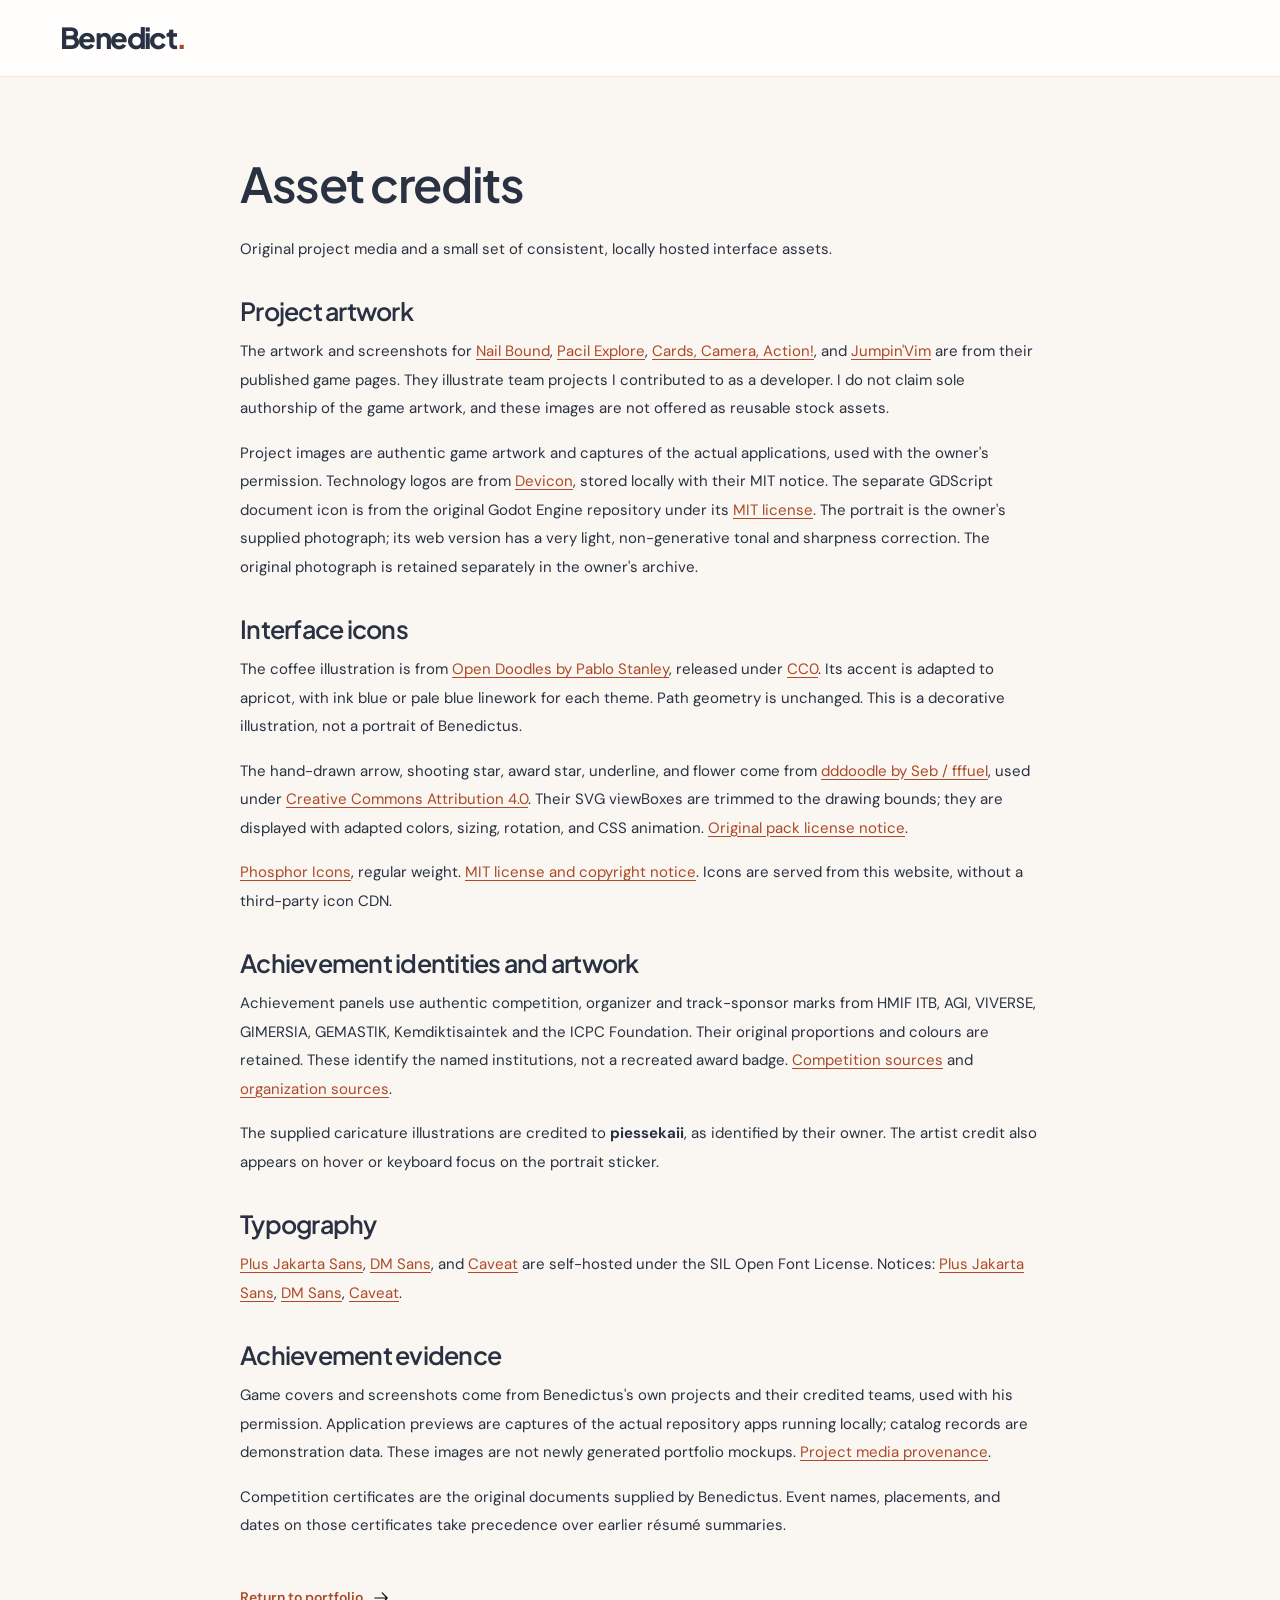
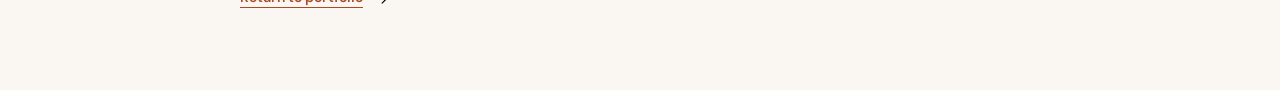
<file: credits.html>
<!doctype html>
<html lang="en">
  <head>
    <meta charset="utf-8" />
    <meta name="viewport" content="width=device-width,initial-scale=1" />
    <title>Asset credits | Benedictus Ziraluo</title>
    <link rel="icon" href="assets/avatar2.png" type="image/png" />
    <script src="theme.js"></script>
    <link rel="stylesheet" href="theme.css" />
    <link rel="stylesheet" href="styles.css" />
    <link rel="stylesheet" href="work.css" />
  </head>
  <body>
    <header class="site-header">
      <div class="shell nav-inner">
        <a
          class="wordmark name-wordmark"
          href="index.html"
          aria-label="Return to Benedict's portfolio"
          ><span>Benedict</span
          ><span class="wordmark-dot" aria-hidden="true">.</span></a
        >
      </div>
    </header>
    <main class="shell section credits">
      <h1>Asset credits</h1>
      <p>
        Original project media and a small set of consistent, locally hosted
        interface assets.
      </p>
      <h2>Project artwork</h2>
      <p>
        The artwork and screenshots for
        <a href="https://viscasa.itch.io/nailbound">Nail Bound</a>,
        <a href="https://ristek-game-development.itch.io/pacil-explore"
          >Pacil Explore</a
        >,
        <a href="https://viscasa.itch.io/cards-camera-action"
          >Cards, Camera, Action!</a
        >, and
        <a href="https://benedictzir.itch.io/jumpinvim">Jumpin'Vim</a> are from
        their published game pages. They illustrate team projects I contributed
        to as a developer. I do not claim sole authorship of the game artwork,
        and these images are not offered as reusable stock assets.
      </p>
      <p>
        Project images are authentic game artwork and captures of the actual
        applications, used with the owner's permission. Technology logos are
        from <a href="https://devicon.dev/">Devicon</a>, stored locally with
        their MIT notice. The separate GDScript document icon is from the original Godot Engine repository under its <a href="assets/tech/GODOT-LICENSE.txt">MIT license</a>. The portrait is the owner's supplied photograph; its
        web version has a very light, non-generative tonal and sharpness
        correction. The original photograph is retained separately in the owner's archive.
      </p>
      <h2>Interface icons</h2>
      <p>
        The coffee illustration is from
        <a href="https://www.opendoodles.com/">Open Doodles by Pablo Stanley</a
        >, released under <a href="https://www.opendoodles.com/about">CC0</a>.
        Its accent is adapted to apricot, with ink blue or pale blue linework
        for each theme. Path geometry is unchanged. This is a decorative
        illustration, not a portrait of Benedictus.
      </p>
      <p>
        The hand-drawn arrow, shooting star, award star, underline,
        and flower come from
        <a href="https://www.fffuel.co/dddoodle/">dddoodle by Seb / fffuel</a>,
        used under
        <a href="https://creativecommons.org/licenses/by/4.0/"
          >Creative Commons Attribution 4.0</a
        >. Their SVG viewBoxes are trimmed to the drawing bounds; they are
        displayed with adapted colors, sizing, rotation, and CSS animation.
        <a href="assets/doodles/LICENSE.txt">Original pack license notice</a>.
      </p>
      <p>
        <a href="https://phosphoricons.com/">Phosphor Icons</a>, regular weight.
        <a href="assets/icons/LICENSE.txt">MIT license and copyright notice</a>.
        Icons are served from this website, without a third-party icon CDN.
      </p>
      <h2>Achievement identities and artwork</h2>
      <p>
        Achievement panels use authentic competition, organizer and
        track-sponsor marks from HMIF ITB, AGI, VIVERSE, GIMERSIA, GEMASTIK,
        Kemdiktisaintek and the ICPC Foundation. Their original proportions and
        colours are retained. These identify the named institutions, not a
        recreated award badge.
        <a href="assets/competitions/SOURCES.md">Competition sources</a> and
        <a href="assets/organizations/SOURCES.md">organization sources</a>.
      </p>
      <p>
        The supplied caricature illustrations are credited
        to <strong>piessekaii</strong>, as identified by their owner. The artist
        credit also appears on hover or keyboard focus on the portrait sticker.
      </p>
      <h2>Typography</h2>
      <p>
        <a href="https://fonts.google.com/specimen/Plus+Jakarta+Sans"
          >Plus Jakarta Sans</a
        >, <a href="https://fonts.google.com/specimen/DM+Sans">DM Sans</a>, and
        <a href="https://fonts.google.com/specimen/Caveat">Caveat</a> are
        self-hosted under the SIL Open Font License. Notices:
        <a href="assets/fonts/plusjakartasans-OFL.txt">Plus Jakarta Sans</a>,
        <a href="assets/fonts/DMSans-OFL.txt">DM Sans</a>,
        <a href="assets/fonts/Caveat-OFL.txt">Caveat</a>.
      </p>
      <h2>Achievement evidence</h2>
      <p>
        Game covers and screenshots come from Benedictus's own projects and
        their credited teams, used with his permission. Application previews are
        captures of the actual repository apps running locally; catalog records
        are demonstration data. These images are not newly generated portfolio
        mockups.
        <a href="assets/projects/SOURCES.md">Project media provenance</a>.
      </p>
      <p>
        Competition certificates are the original documents supplied by
        Benedictus. Event names, placements, and dates on those certificates
        take precedence over earlier résumé summaries.
      </p>
      <a class="inline-link" href="index.html"
        >Return to portfolio
        <img src="assets/icons/arrow-right.svg" width="18" height="18" alt=""
      /></a>
    </main>
  </body>
</html>
</file>
<file: theme.css>
/* Approved hybrid: Apricot Ink palette with Plus Jakarta Sans + DM Sans. */
:root {
  color-scheme: light;
  --paper: #faf7f2;
  --surface: #fffefc;
  --ink: #293142;
  --muted: #666372;
  --line: #f5e5d9;
  --section-tint: #fffefc;
  --feature-tint: #f5e5d9;
  --hover: #f5e5d9;
  --accent: #ad4927;
  --accent-hover: #8d351b;
  --cover: #fffefc;
  --cover-text: #293142;
  --cover-muted: #666372;
  --cover-accent: #ad4927;
  --cover-line: #f5e5d9;
  --cover-hover: #f5e5d9;
  --folder-back: #f5e5d9;
  --folder-face: #f5e5d9;
  --folder-alt: #f5e5d9;
  --folder-hover: #fffefc;
  --folder-border: #666372;
  --folder-ink: #293142;
  --folder-muted: #666372;
  --art-paper: #fffefc;
  --art-ink: #293142;
  --art-muted: #666372;
  --art-line: #f5e5d9;
  --art-placeholder: #293142;
  --button-bg: #ad4927;
  --button-text: #ffffff;
  --button-hover: #8d351b;
  --button-icon-filter: invert(1);
  --icon-filter: none;
  --on-ink-icon-filter: invert(1);
  --letter-paper: #fffefc;
  --letter-ink: #293142;
  --letter-muted: #666372;
  --letter-line: #666372;
  --letter-rule: #f5e5d9;
  --letter-accent: #ad4927;
  --letter-field: #666372;
  --letter-button: #ad4927;
  --letter-button-text: #ffffff;
  --letter-button-hover: #8d351b;
  --letter-icon-filter: invert(1);
  --archive-face: #f5e5d9;
  --grid-empty: #f5e5d9;
  --grid-hover: #fffefc;
  --grid-wall: #666372;
  --grid-visited: #ad4927;
  --grid-visited-border: #8d351b;
  --portrait-surface: #fff1e7;
  --portrait-line: #d9c2b1;
  --portrait-shadow: 0 12px 30px #29314212;
}
@media (prefers-color-scheme: dark) {
  :root:not([data-theme="light"]) {
    color-scheme: dark;
    --paper: #171d29;
    --surface: #232d3d;
    --ink: #f3f1f5;
    --muted: #bdc6d5;
    --line: #374155;
    --section-tint: #232d3d;
    --feature-tint: #374155;
    --hover: #374155;
    --accent: #ffb18d;
    --accent-hover: #ffcfb8;
    --cover: #232d3d;
    --cover-text: #f3f1f5;
    --cover-muted: #bdc6d5;
    --cover-accent: #ffb18d;
    --cover-line: #374155;
    --cover-hover: #374155;
    --folder-back: #374155;
    --folder-face: #374155;
    --folder-alt: #374155;
    --folder-hover: #232d3d;
    --folder-border: #bdc6d5;
    --folder-ink: #f3f1f5;
    --folder-muted: #bdc6d5;
    --art-paper: #232d3d;
    --art-ink: #f3f1f5;
    --art-muted: #bdc6d5;
    --art-line: #374155;
    --art-placeholder: #f3f1f5;
    --button-bg: #ffb18d;
    --button-text: #171d29;
    --button-hover: #ffcfb8;
    --button-icon-filter: none;
    --icon-filter: invert(1);
    --on-ink-icon-filter: none;
    --letter-paper: #232d3d;
    --letter-ink: #f3f1f5;
    --letter-muted: #bdc6d5;
    --letter-line: #bdc6d5;
    --letter-rule: #374155;
    --letter-accent: #ffb18d;
    --letter-field: #bdc6d5;
    --letter-button: #ffb18d;
    --letter-button-text: #171d29;
    --letter-button-hover: #ffcfb8;
    --letter-icon-filter: none;
    --archive-face: #374155;
    --grid-empty: #374155;
    --grid-hover: #232d3d;
    --grid-wall: #bdc6d5;
    --grid-visited: #ffb18d;
    --grid-visited-border: #ffcfb8;
    --portrait-surface: #2d3a50;
    --portrait-line: #65738b;
    --portrait-shadow: 0 12px 30px #080e1b38;
  }
}
:root[data-theme="dark"] {
  color-scheme: dark;
  --paper: #171d29;
  --surface: #232d3d;
  --ink: #f3f1f5;
  --muted: #bdc6d5;
  --line: #374155;
  --section-tint: #232d3d;
  --feature-tint: #374155;
  --hover: #374155;
  --accent: #ffb18d;
  --accent-hover: #ffcfb8;
  --cover: #232d3d;
  --cover-text: #f3f1f5;
  --cover-muted: #bdc6d5;
  --cover-accent: #ffb18d;
  --cover-line: #374155;
  --cover-hover: #374155;
  --folder-back: #374155;
  --folder-face: #374155;
  --folder-alt: #374155;
  --folder-hover: #232d3d;
  --folder-border: #bdc6d5;
  --folder-ink: #f3f1f5;
  --folder-muted: #bdc6d5;
  --art-paper: #232d3d;
  --art-ink: #f3f1f5;
  --art-muted: #bdc6d5;
  --art-line: #374155;
  --art-placeholder: #f3f1f5;
  --button-bg: #ffb18d;
  --button-text: #171d29;
  --button-hover: #ffcfb8;
  --button-icon-filter: none;
  --icon-filter: invert(1);
  --on-ink-icon-filter: none;
  --letter-paper: #232d3d;
  --letter-ink: #f3f1f5;
  --letter-muted: #bdc6d5;
  --letter-line: #bdc6d5;
  --letter-rule: #374155;
  --letter-accent: #ffb18d;
  --letter-field: #bdc6d5;
  --letter-button: #ffb18d;
  --letter-button-text: #171d29;
  --letter-button-hover: #ffcfb8;
  --letter-icon-filter: none;
  --archive-face: #374155;
  --grid-empty: #374155;
  --grid-hover: #232d3d;
  --grid-wall: #bdc6d5;
  --grid-visited: #ffb18d;
  --grid-visited-border: #ffcfb8;
  --portrait-surface: #2d3a50;
  --portrait-line: #65738b;
  --portrait-shadow: 0 12px 30px #080e1b38;
}
</file>
<file: styles.css>
@font-face {
  font-family: "Plus Jakarta Sans";
  src: url("assets/fonts/plusjakartasans-variable.ttf") format("truetype");
  font-weight: 200 800;
  font-display: swap;
}
@font-face {
  font-family: "DM Sans";
  src: url("assets/fonts/dm-sans-latin.woff2") format("woff2");
  font-weight: 400 700;
  font-display: swap;
}
@font-face {
  font-family: Caveat;
  src: url("assets/fonts/caveat-latin.woff2") format("woff2");
  font-weight: 400 700;
  font-display: swap;
}
:root {
  --radius: 10px;
  --body: "DM Sans", sans-serif;
  --display: "Plus Jakarta Sans", sans-serif;
  --ease: cubic-bezier(0.16, 1, 0.3, 1);
}
*,
*::before,
*::after {
  box-sizing: border-box;
}
html {
  scroll-behavior: smooth;
  scroll-padding-top: 94px;
}
body {
  margin: 0;
  background: var(--paper);
  color: var(--ink);
  font: 16px/1.7 var(--body);
  overflow-wrap: break-word;
}
h1,
h2,
h3,
h4,
p,
figure {
  margin: 0;
}
h1,
h2,
h3,
h4 {
  font-family: var(--display);
  font-weight: 600;
  line-height: 1.12;
  letter-spacing: -0.03em;
  text-wrap: balance;
}
h2 {
  font-size: clamp(32px, 3.7vw, 48px);
}
h3 {
  font-size: 27px;
}
p {
  text-wrap: pretty;
}
a {
  color: inherit;
  text-decoration: none;
}
button {
  font: inherit;
  color: inherit;
  cursor: pointer;
}
img {
  display: block;
  max-width: 100%;
  height: auto;
}
button img,
a > img {
  flex: none;
}
button {
  background: none;
}
button,
a,
summary {
  -webkit-tap-highlight-color: transparent;
}
button:disabled {
  cursor: wait;
  opacity: 0.6;
}
summary {
  cursor: pointer;
  list-style: none;
}
summary::-webkit-details-marker {
  display: none;
}
summary > img,
.more-work > summary > span > img {
  transition: transform 0.25s var(--ease);
}
details[open] > summary > img,
.more-work[open] > summary > span > img {
  transform: rotate(45deg);
}
[hidden] {
  display: none !important;
}
:focus-visible {
  outline: 3px solid var(--accent);
  outline-offset: 5px;
  border-radius: 3px;
}
::selection {
  color: #f9f9f7;
  background: var(--accent);
}
.shell {
  width: min(1160px, calc(100% - 80px));
  margin-inline: auto;
}
.section {
  padding-block: 80px;
}
.sr-only {
  position: absolute;
  width: 1px;
  height: 1px;
  padding: 0;
  margin: -1px;
  overflow: hidden;
  clip: rect(0, 0, 0, 0);
  white-space: nowrap;
  border: 0;
}
.skip-link {
  position: fixed;
  left: 16px;
  top: -100px;
  z-index: 100;
  padding: 10px 18px;
  background: var(--paper);
  color: var(--ink);
}
.skip-link:focus {
  top: 12px;
}
.inline-link {
  display: inline-flex;
  align-items: center;
  gap: 9px;
  font-size: 14px;
  font-weight: 600;
  color: var(--accent);
  text-decoration: underline;
  text-underline-offset: 5px;
}
.inline-link:hover {
  color: var(--accent-hover);
}
.button {
  display: inline-flex;
  align-items: center;
  justify-content: center;
  gap: 18px;
  padding: 14px 21px;
  border: 1px solid transparent;
  border-radius: 7px;
  font-size: 14px;
  font-weight: 600;
  min-height: 50px;
  white-space: nowrap;
  transition:
    background 0.2s,
    transform 0.2s;
}
.button:active {
  transform: translateY(1px);
}
.button-light {
  background: var(--button-bg);
  color: var(--button-text);
}
.button-light:hover {
  background: var(--button-hover);
}
.button-ink {
  background: var(--ink);
  color: var(--paper);
}
.button.button-ink img {
  filter: var(--on-ink-icon-filter);
}
.button-ink:hover {
  background: var(--accent);
}
.hand-note {
  font:
    500 25px/1.25 Caveat,
    cursive;
  letter-spacing: 0;
}
.site-header {
  position: sticky;
  top: 0;
  z-index: 30;
  background: var(--cover);
  color: var(--cover-text);
  border-bottom: 1px solid var(--cover-line);
}
.nav-inner {
  display: flex;
  align-items: center;
  justify-content: space-between;
  gap: 30px;
  height: 76px;
}
.wordmark {
  font: 750 40px/1 var(--display);
  letter-spacing: -0.07em;
}
.wordmark span {
  color: var(--cover-accent);
}
#site-nav {
  display: flex;
  gap: 29px;
  align-items: center;
  margin-left: auto;
}
#site-nav a {
  font-size: 13px;
  color: var(--cover-muted);
  padding-block: 9px;
  position: relative;
}
#site-nav a:hover,
#site-nav a[aria-current] {
  color: var(--paper);
}
#site-nav a::after {
  content: "";
  position: absolute;
  bottom: 3px;
  left: 0;
  right: 0;
  height: 1px;
  background: var(--folder-face);
  transform: scaleX(0);
  transform-origin: left;
  transition: transform 0.2s;
}
#site-nav a:hover::after,
#site-nav a[aria-current]::after {
  transform: scaleX(1);
}
.nav-cv {
  display: flex;
  align-items: center;
  gap: 10px;
  border: 1px solid var(--cover-line);
  border-radius: 6px;
  padding: 9px 13px;
  font-size: 12px;
  margin-left: 14px;
}
.nav-cv img {
  filter: var(--icon-filter);
  opacity: 0.8;
}
.nav-cv:hover {
  background: var(--cover-hover);
}
.menu-toggle {
  display: none;
  border: 0;
  align-items: center;
  gap: 7px;
  font-size: 13px;
}
.menu-toggle img {
  filter: var(--icon-filter);
}
.hero {
  background: var(--cover);
  color: var(--cover-text);
  overflow: hidden;
}
.hero-layout {
  display: grid;
  grid-template-columns: 1fr 1fr;
  gap: 75px;
  align-items: center;
  padding-block: 48px 60px;
  min-height: 570px;
}
.hello {
  font-size: 16px;
  color: var(--cover-muted);
  margin-bottom: 13px;
}
.hero h1 {
  font-size: clamp(64px, 6.5vw, 88px);
  font-weight: 650;
  letter-spacing: -0.04em;
  line-height: 0.98;
  margin-bottom: 25px;
}
.hero h1 span {
  color: var(--cover-accent);
}
.hero-role {
  font-size: 24px;
  line-height: 1.4;
  letter-spacing: -0.015em;
}
.hero-role > span {
  color: var(--cover-accent);
}
.hero-description {
  max-width: 400px;
  font-size: 14px;
  line-height: 1.8;
  color: var(--cover-muted);
  margin-top: 19px;
}
.hero-actions {
  display: flex;
  align-items: center;
  gap: 25px;
  margin-top: 29px;
}
.hero-contact {
  display: flex;
  align-items: center;
  gap: 8px;
  font-size: 13px;
  text-decoration: underline;
  text-underline-offset: 5px;
}
.hero-contact img {
  filter: var(--icon-filter);
}
.hero :focus-visible {
  outline-color: var(--folder-face);
}
.work-composition {
  position: relative;
  min-height: 420px;
  width: 100%;
  isolation: isolate;
}
.hero-game {
  position: absolute;
  display: block;
  background: var(--art-paper);
  color: var(--art-ink);
  border-radius: 9px;
  padding: 11px;
  box-shadow: 0 6px 8px #15213a25;
  transition: translate 0.35s var(--ease);
}
.hero-game:hover,
.hero-game:focus-visible {
  translate: 0 -5px;
}
.hero-game-main {
  width: 92%;
  top: 5%;
  right: 0;
  transform: rotate(3deg);
}
.image-well {
  aspect-ratio: 1.78;
  background: var(--art-placeholder);
  border-radius: 5px;
  overflow: hidden;
}
.image-well img {
  width: 100%;
  height: 100%;
  object-fit: cover;
}
.hero-game-caption {
  display: flex;
  align-items: center;
  justify-content: space-between;
  gap: 12px;
  padding: 12px 5px 5px 50%;
}
.hero-game-caption span {
  display: block;
  font-size: 10px;
  color: var(--art-muted);
}
.hero-game-caption strong {
  font: 600 21px var(--display);
  margin-top: 4px;
  display: block;
}
.hero-game-small {
  width: 49%;
  left: -4%;
  bottom: 0;
  transform: rotate(-7deg);
  padding: 8px;
}
.hero-game-small > img {
  aspect-ratio: 1.78;
  object-fit: cover;
  border-radius: 3px;
}
.hero-game-small > span {
  display: flex;
  align-items: center;
  justify-content: space-between;
  font-size: 9px;
  padding: 8px 1px 2px;
  gap: 8px;
}
.work-composition > .hand-note {
  position: absolute;
  color: var(--cover-accent);
  right: 0;
  top: calc(100% + 10px);
  width: 180px;
  transform: rotate(-8deg);
  font-size: 24px;
}
.composition-spark {
  position: absolute;
  left: 0;
  top: -15px;
  filter: invert(83%) sepia(10%) saturate(345%) hue-rotate(44deg);
  transform: rotate(12deg);
}
.context-band {
  border-bottom: 1px solid var(--line);
}
.context-grid {
  display: grid;
  grid-template-columns: repeat(3, 1fr);
  gap: 30px;
  padding-block: 26px;
}
.context-grid p {
  display: flex;
  align-items: center;
  gap: 16px;
}
.context-grid img {
  opacity: 0.7;
}
.context-grid span {
  font-size: 11px;
  color: var(--muted);
  line-height: 1.7;
}
.context-grid strong {
  display: block;
  font-size: 14px;
  color: var(--ink);
  font-weight: 500;
}
.section-heading {
  margin-bottom: 33px;
  max-width: 760px;
}
.section-heading h2 > span {
  color: var(--accent);
}
.section-heading > p {
  font-size: 15px;
  color: var(--muted);
  margin-top: 13px;
  max-width: 60ch;
}
.work-filters {
  display: flex;
  gap: 8px;
  margin-bottom: 28px;
}
.work-filters button {
  border: 1px solid var(--line);
  padding: 8px 15px;
  border-radius: 5px;
  font-size: 12px;
  background: transparent;
  transition: background 0.2s;
}
.work-filters button span {
  font-size: 10px;
  margin-left: 8px;
}
.work-filters button[aria-pressed="true"] {
  background: var(--ink);
  color: var(--paper);
  border-color: var(--ink);
}
.work-filters button:hover {
  border-color: var(--ink);
}
.software-project {
  display: block;
  background: var(--surface);
  border-radius: var(--radius);
  overflow: hidden;
}
.software-copy {
  padding: 32px 38px;
  display: grid;
  grid-template-columns: 1.1fr 0.9fr;
  column-gap: 65px;
}
.software-copy > .project-category,
.software-copy > h3,
.software-copy > p,
.software-copy > .tags {
  grid-column: 1;
}
.software-copy > .project-facts {
  grid-column: 2;
  grid-row: 1/5;
  margin: 15px 0;
  display: flex;
  flex-direction: column;
  justify-content: center;
  gap: 22px;
}
.software-copy > .project-facts > div {
  display: block;
}
.software-copy .project-facts dt {
  margin-bottom: 7px;
  font-size: 11px;
}
.software-copy .project-facts dd {
  font-size: 14px;
}
.software-copy > .project-dossier {
  grid-column: 1/-1;
  margin-top: 10px;
}
.software-copy > .tags {
  margin: 20px 0 10px;
}
.project-category {
  font-size: 11px;
  color: var(--muted);
  letter-spacing: 0.015em;
}
.software-copy h3 {
  font-size: 37px;
  margin: 11px 0 13px;
}
.software-copy > p:not(.project-category),
.game-project > p {
  font-size: 14px;
  line-height: 1.8;
  color: var(--muted);
  max-width: 60ch;
}
.project-facts {
  margin: 23px 0 20px;
  display: grid;
  gap: 9px;
  font-size: 12px;
}
.project-facts > div {
  display: grid;
  grid-template-columns: 75px 1fr;
  gap: 10px;
}
.project-facts dt {
  color: var(--muted);
}
.project-facts dd {
  margin: 0;
}
.tags {
  list-style: none;
  margin: 0 0 22px;
  padding: 0;
  display: flex;
  flex-wrap: wrap;
  gap: 6px;
}
.tags li {
  border: 1px solid var(--line);
  padding: 3px 8px;
  border-radius: 4px;
  font-size: 10px;
}
.project-dossier {
  border-top: 1px solid var(--line);
  margin-top: 22px;
}
.project-dossier > summary {
  display: flex;
  align-items: center;
  justify-content: space-between;
  gap: 18px;
  font-size: 12px;
  font-weight: 600;
  padding: 15px 0;
}
.project-dossier > summary:hover {
  color: var(--accent);
}
.project-dossier[open] > summary > img {
  transform: rotate(45deg);
}
.dossier-body {
  padding: 3px 0 20px;
  font-size: 13px;
  line-height: 1.8;
}
.dossier-body h4 {
  font-size: 17px;
  margin-top: 16px;
  margin-bottom: 5px;
}
.dossier-body p {
  color: var(--muted);
}
.project-role {
  display: block;
  font-size: 11px;
  font-weight: 600;
  color: var(--ink);
  margin-bottom: 9px;
}
.source-project {
  display: grid;
  grid-template-columns: 32px 1fr auto;
  gap: 24px;
  align-items: center;
  padding: 28px 0 0;
  margin-top: 26px;
  border-top: 1px solid var(--line);
}
.source-project h3 {
  font-size: 23px;
  margin: 6px 0 7px;
}
.source-project p:not(.project-category) {
  font-size: 12px;
  color: var(--muted);
  max-width: 65ch;
}
.source-links {
  display: flex;
  flex-direction: column;
  gap: 12px;
}
.source-links .inline-link {
  font-size: 12px;
}
@media (max-width: 600px) {
  .source-project {
    grid-template-columns: 26px 1fr;
    gap: 15px;
    align-items: start;
  }
  .source-project > img {
    width: 26px;
    margin-top: 4px;
  }
  .source-links {
    grid-column: 2;
    flex-direction: row;
    flex-wrap: wrap;
    gap: 17px;
  }
}
.work-section {
  padding-top: 64px;
}
.credits {
  max-width: 800px;
}
.credits h1 {
  font-size: 48px;
  margin-bottom: 24px;
}
.credits h2 {
  font-size: 25px;
  margin: 34px 0 12px;
}
.credits p {
  font-size: 15px;
  line-height: 1.9;
  margin-bottom: 16px;
}
.credits p a {
  color: var(--accent);
  text-decoration: underline;
  text-underline-offset: 3px;
}
.credits > .inline-link {
  margin-top: 30px;
}
.dossier-body .inline-link {
  margin-top: 17px;
}
.games-grid {
  display: grid;
  grid-template-columns: 1fr 1fr;
  gap: 40px;
  margin-top: 44px;
}
.project-image-link {
  display: block;
  aspect-ratio: 1.78;
  border-radius: var(--radius);
  overflow: hidden;
  background: var(--grid-empty);
  position: relative;
}
.project-image-link img {
  width: 100%;
  height: 100%;
  object-fit: cover;
}
.project-image-link:hover {
  outline: 2px solid var(--accent);
  outline-offset: 5px;
}
.project-heading {
  display: flex;
  align-items: center;
  justify-content: space-between;
  gap: 15px;
  margin-top: 23px;
  margin-bottom: 12px;
}
.project-heading h3 {
  margin-top: 8px;
  font-size: 30px;
}
.round-link {
  display: flex;
  align-items: center;
  justify-content: center;
  min-width: 40px;
  height: 40px;
  border-radius: 50%;
  border: 1px solid var(--line);
  transition: background 0.2s;
}
.round-link:hover {
  background: var(--folder-face);
}
.more-work {
  margin-top: 44px;
  border-block: 1px solid var(--line);
}
.more-work > summary {
  display: flex;
  align-items: center;
  justify-content: space-between;
  gap: 20px;
  padding: 21px 0;
  font-size: 15px;
  font-weight: 500;
}
.more-work > summary > span:last-child {
  display: flex;
  align-items: center;
  gap: 18px;
  font-size: 12px;
  color: var(--muted);
}
.archive-grid {
  display: grid;
  grid-template-columns: 1fr 1fr;
  gap: 16px 38px;
  padding: 8px 0 25px;
}
.archive-grid > a {
  display: grid;
  grid-template-columns: 60px 1fr 18px;
  gap: 4px 13px;
  padding: 13px;
  border-radius: 6px;
  background: var(--surface);
}
.archive-grid > a > img:first-child {
  grid-row: 1/3;
  align-self: center;
  max-height: 45px;
  object-fit: cover;
  border-radius: 3px;
}
.archive-grid strong {
  font-size: 14px;
}
.archive-grid span {
  grid-column: 2;
  font-size: 11px;
  color: var(--muted);
}
.archive-grid > a > img:last-child {
  grid-column: 3;
  grid-row: 1/3;
  align-self: center;
}
.archive-grid a:hover {
  background: var(--hover);
}
.about-section {
  background: var(--section-tint);
}
.about-layout {
  display: grid;
  grid-template-columns: 1fr 1fr;
  gap: 90px;
}
.about-title .hand-note {
  color: var(--accent);
  margin-bottom: 20px;
}
.about-title h2 {
  font-size: 38px;
}
.about-mark {
  margin-top: 38px;
  transform: rotate(-8deg);
  opacity: 0.6;
}
.reading-sketch {
  width: min(100%, 360px);
  margin: 32px 0 0;
}
.reading-sketch img {
  width: 100%;
  height: auto;
}
@media (max-width: 600px) {
  .reading-sketch {
    width: min(82%, 300px);
    margin: 30px auto 8px;
  }
}
.about-copy .large-copy {
  font-size: 22px;
  line-height: 1.5;
  letter-spacing: -0.02em;
  color: var(--ink);
}
.about-copy > p {
  font-size: 14px;
  color: var(--muted);
  line-height: 1.9;
  margin-bottom: 20px;
}
.about-copy .inline-link {
  margin-top: 3px;
}
.toolkit {
  padding-top: 32px;
  margin-top: 30px;
  border-top: 1px solid var(--line);
}
.toolkit > h3 {
  font-size: 22px;
}
.tool-groups {
  display: grid;
  grid-template-columns: 1fr 1fr 1.25fr;
  gap: 35px;
  margin-top: 27px;
}
.tool-groups h4 {
  font-size: 16px;
  letter-spacing: -0.01em;
}
.experience-heading {
  display: flex;
  align-items: center;
  justify-content: space-between;
  gap: 32px;
  max-width: none;
}
.experience-heading > div {
  min-width: 0;
}
.experience-heading p {
  margin-top: 13px;
  font-size: 15px;
  color: var(--muted);
}
.growth-art {
  display: block;
  flex: none;
  width: 190px;
}
.growth-art img {
  width: 100%;
  height: auto;
}
@media (max-width: 600px) {
  .experience-heading {
    gap: 14px;
  }
  .experience-heading p {
    font-size: 13px;
  }
  .growth-art {
    width: 128px;
  }
}
.tool-groups p {
  font-size: 13px;
  margin-top: 8px;
  color: var(--muted);
}
.tool-groups a {
  display: inline-flex;
  align-items: center;
  gap: 7px;
  font-size: 11px;
  margin-top: 10px;
  color: var(--accent);
}
.tool-groups a:hover {
  text-decoration: underline;
}
.experience-list > article {
  display: grid;
  grid-template-columns: 190px 1fr 100px;
  gap: 30px;
  border-top: 1px solid var(--line);
  padding: 28px 0;
}
.experience-date {
  font-size: 11px;
  color: var(--muted);
  padding-top: 5px;
}
.experience-list h3 {
  font-size: 23px;
}
.organization {
  font-size: 12px;
  margin-top: 5px;
  color: var(--muted);
}
.experience-list article > div > p:last-child {
  font-size: 13px;
  margin-top: 13px;
  line-height: 1.8;
  max-width: 60ch;
}
.experience-kind {
  font-size: 10px;
  color: var(--muted);
  justify-self: end;
  padding-top: 5px;
}
.additional-experience {
  margin-left: 220px;
  border-top: 1px solid var(--line);
}
.additional-experience summary {
  display: flex;
  justify-content: space-between;
  gap: 12px;
  font-size: 12px;
  padding: 19px 0;
}
.additional-experience > p {
  font-size: 13px;
  color: var(--muted);
  padding-bottom: 20px;
}
.recognition-section {
  background: var(--section-tint);
}
.awards-layout {
  display: grid;
  grid-template-columns: 0.8fr 1.6fr;
  gap: 58px;
  margin-top: 38px;
}
.award-feature {
  padding: 28px;
  border: 1px solid var(--line);
  border-radius: var(--radius);
  background: var(--feature-tint);
  align-self: start;
}
.award-art {
  display: block;
  width: 72px;
  height: 72px;
  margin-bottom: 23px;
  background: var(--accent);
  mask: url("assets/doodles/award-star.svg") center / contain no-repeat;
}
.award-feature > img {
  margin-bottom: 23px;
}
.award-rank {
  font-size: 12px;
  color: var(--muted);
  margin-bottom: 8px;
}
.award-feature h3 {
  font-size: 32px;
}
.award-feature > p:not(.award-rank) {
  font-size: 12px;
  color: var(--muted);
  margin-top: 14px;
}
.award-feature .inline-link {
  margin-top: 23px;
  font-size: 12px;
}
.award-list > article {
  display: grid;
  grid-template-columns: 1fr 150px 24px;
  align-items: center;
  gap: 15px;
  padding: 23px 0;
  border-bottom: 1px solid var(--line);
}
.award-list > article:first-child {
  padding-top: 3px;
}
.award-list h3 {
  font-size: 19px;
  line-height: 1.25;
  letter-spacing: -0.015em;
}
.award-list p {
  font-size: 11px;
  color: var(--muted);
  margin-top: 6px;
}
.award-list strong {
  font-size: 12px;
  font-weight: 500;
}
.award-list > article > a {
  display: grid;
  place-items: center;
  width: 44px;
  min-height: 44px;
  justify-self: end;
}
.award-list > article > a:hover {
  background: var(--hover);
  border-radius: 5px;
}
.earlier-awards {
  margin-top: 32px;
  font-size: 12px;
}
.earlier-awards summary {
  display: flex;
  align-items: center;
  gap: 12px;
  width: max-content;
  max-width: 100%;
}
.earlier-awards ul {
  list-style: none;
  padding: 20px 0 0;
  margin: 0;
  display: grid;
  grid-template-columns: repeat(3, 1fr);
  gap: 25px;
}
.earlier-awards li {
  display: flex;
  flex-direction: column;
  gap: 8px;
}
.earlier-awards li span {
  color: var(--muted);
  font-size: 11px;
}
.contact-section {
  padding-block: 78px;
  background: var(--cover);
  color: var(--cover-text);
}
.contact-layout {
  display: grid;
  grid-template-columns: 1.5fr 1fr;
  gap: 100px;
}
.contact-section h2 {
  font-size: 57px;
}
.contact-section h2 span {
  color: var(--cover-accent);
}
.contact-section p {
  font-size: 13px;
  max-width: 380px;
  color: var(--cover-muted);
  margin-top: 21px;
}
.contact-email {
  display: inline-flex;
  align-items: center;
  gap: 15px;
  margin-top: 30px;
  font-size: 21px;
  letter-spacing: -0.025em;
  text-decoration: underline;
  text-underline-offset: 7px;
  max-width: 100%;
}
.contact-email img {
  filter: var(--icon-filter);
}
.copy-email {
  display: flex;
  align-items: center;
  gap: 9px;
  font-size: 10px;
  color: var(--cover-muted);
  border: 0;
  padding: 0;
  margin-top: 17px;
}
.copy-email img {
  filter: var(--icon-filter);
  opacity: 0.75;
}
.social-list {
  padding-top: 13px;
  display: flex;
  flex-direction: column;
  align-items: stretch;
}
.social-list > a,
.social-list > button {
  display: flex;
  align-items: center;
  gap: 16px;
  font-size: 13px;
  padding: 13px 0;
  border: 0;
  border-bottom: 1px solid var(--cover-line);
  text-align: left;
}
.social-list img {
  filter: var(--icon-filter);
  opacity: 0.8;
}
.social-list img:last-child {
  margin-left: auto;
}
.social-list > a:hover,
.social-list > button:hover {
  color: var(--cover-accent);
}
/* Quiet correspondence panel; artwork and surfaces follow the selected theme. */
.email-composer {
  position: relative;
  max-width: 1000px;
  margin: 56px auto 12px;
  padding: 32px 40px 36px;
  background: var(--letter-paper);
  color: var(--letter-ink);
  border: 1px solid var(--letter-line);
  border-radius: 8px;
}
.letter-heading {
  display: flex;
  align-items: center;
  justify-content: space-between;
  gap: 20px;
  padding-bottom: 24px;
  border-bottom: 1px solid var(--letter-line);
}
.letter-eyebrow {
  display: block;
  font-size: 11px;
  color: var(--letter-muted);
  margin-bottom: 10px;
}
.letter-heading h3 {
  font-size: 34px;
}
.letter-stamp {
  flex: none;
  display: grid;
  place-items: center;
  width: 44px;
  height: 48px;
}
.stamp-flower {
  width: 31px;
  height: 39px;
  background: var(--letter-accent);
  mask: url("assets/doodles/flower.svg") center / contain no-repeat;
}
.letter-layout {
  display: grid;
  grid-template-columns: minmax(0, 0.85fr) minmax(0, 1.35fr);
  gap: 45px;
  padding-top: 28px;
}
.letter-art {
  align-self: center;
  text-align: center;
}
.letter-art img {
  width: 100%;
  max-width: 330px;
  margin: 0 auto;
}
#email-form {
  min-width: 0;
}
#email-form label {
  display: grid;
  gap: 6px;
  min-width: 0;
  font-size: 12px;
  color: var(--letter-muted);
}
.email-fields {
  display: grid;
  grid-template-columns: 1fr 1fr;
  gap: 24px;
}
#email-form > label {
  margin-top: 18px;
}
#email-form input,
#email-form textarea {
  width: 100%;
  min-width: 0;
  padding: 10px 2px;
  border: 0;
  border-bottom: 1px solid var(--letter-field);
  border-radius: 0;
  background: transparent;
  color: var(--letter-ink);
  font: 16px/1.6 var(--body);
}
#email-form input {
  min-height: 46px;
}
#email-form textarea {
  resize: vertical;
  min-height: 140px;
  line-height: 28px;
  padding: 5px 2px;
  background: repeating-linear-gradient(
      transparent,
      transparent 27px,
      var(--letter-rule) 27px,
      var(--letter-rule) 28px
    )
    0 5px;
  border-bottom: 0;
}
#email-form :focus-visible {
  outline: 2px solid var(--letter-accent);
  outline-offset: 5px;
}
#email-form :is(input, textarea):user-invalid {
  border-bottom-color: var(--letter-accent);
}
#email-form .button {
  min-height: 46px;
  margin-top: 18px;
  background: var(--letter-button);
  color: var(--letter-button-text);
  font-size: 13px;
  padding: 11px 17px;
}
#email-form .button:hover {
  background: var(--letter-button-hover);
}
#email-form .button img {
  filter: var(--letter-icon-filter);
}
.contact-section #email-status,
.contact-section #email-help {
  max-width: none;
  color: var(--letter-muted);
  font-size: 12px;
  margin-top: 14px;
}
#email-status:empty {
  display: none;
}
.email-draft-link {
  display: inline-flex;
  align-items: center;
  min-height: 44px;
  color: var(--letter-ink);
  font-size: 12px;
  text-decoration: underline;
  text-underline-offset: 4px;
}
@media (max-width: 768px) {
  .email-composer {
    padding: 26px;
  }
  .letter-layout {
    gap: 24px;
    grid-template-columns: minmax(0, 0.65fr) minmax(0, 1.35fr);
  }
  .email-fields {
    grid-template-columns: 1fr;
    gap: 16px;
  }
}
@media (max-width: 600px) {
  .email-composer {
    margin-top: 44px;
    padding: 22px;
  }
  .letter-heading {
    gap: 10px;
    padding-bottom: 19px;
  }
  .letter-heading h3 {
    font-size: 30px;
  }
  .stamp-flower {
    height: 30px;
  }
  .letter-layout {
    grid-template-columns: 1fr;
    gap: 26px;
    padding-top: 18px;
  }
  .letter-art img {
    width: min(62%, 210px);
  }
  .email-fields {
    grid-template-columns: 1fr 1fr;
    gap: 18px;
  }
}
.contact-section :focus-visible,
.site-header :focus-visible,
.site-footer :focus-visible {
  outline-color: var(--folder-face);
}
.site-footer {
  background: var(--cover);
  color: var(--cover-muted);
  border-top: 1px solid var(--cover-line);
}
.footer-inner {
  display: flex;
  align-items: center;
  justify-content: space-between;
  gap: 25px;
  padding-block: 23px;
}
.site-footer .wordmark {
  font-size: 29px;
}
.site-footer p {
  font-size: 10px;
  margin-right: auto;
}
.footer-inner > div {
  display: flex;
  gap: 22px;
  align-items: center;
  font-size: 10px;
}
.footer-inner > div > button {
  font-size: 10px;
  border: 0;
  color: var(--cover-muted);
  padding: 0;
}
.footer-inner > div > a {
  display: flex;
  align-items: center;
  gap: 7px;
}
.footer-inner img {
  filter: var(--icon-filter);
}
.footer-inner a:hover,
.footer-inner button:hover {
  color: var(--paper);
}
.toast {
  position: fixed;
  left: 50%;
  bottom: 25px;
  transform: translate(-50%, 20px);
  z-index: 60;
  background: var(--cover);
  color: var(--cover-text);
  border: 1px solid var(--line);
  border-radius: 7px;
  padding: 12px 20px;
  font-size: 12px;
  opacity: 0;
  pointer-events: none;
  transition:
    opacity 0.2s,
    transform 0.2s;
  max-width: calc(100% - 32px);
}
.toast.visible {
  opacity: 1;
  transform: translate(-50%, 0);
}
@media (prefers-reduced-motion: no-preference) {
  .work-composition {
    animation: arrive 0.8s 0.12s var(--ease) both;
  }
  .hero-game-main:hover .hero-game-caption > img {
    transform: translate(3px, -3px);
  }
  .hero-game-caption > img {
    transition: transform 0.3s var(--ease);
  }
  .composition-spark {
    transition: transform 0.5s var(--ease);
  }
  .work-composition:hover .composition-spark {
    transform: rotate(70deg);
  }
}
@keyframes arrive {
  from {
    opacity: 0.4;
    translate: 0 16px;
  }
  to {
    opacity: 1;
    translate: 0 0;
  }
}
html[data-motion="reduced"] *,
html[data-motion="reduced"] *::before,
html[data-motion="reduced"] *::after {
  animation: none !important;
  transition: none !important;
  scroll-behavior: auto !important;
}
html[data-motion="reduced"] {
  scroll-behavior: auto;
}
@media (prefers-reduced-motion: reduce) {
  html {
    scroll-behavior: auto;
  }
  *,
  *::before,
  *::after {
    animation: none !important;
    transition: none !important;
  }
}
@media (max-width: 1100px) {
  .shell {
    width: calc(100% - 64px);
  }
  #site-nav {
    gap: 19px;
  }
  .nav-inner {
    gap: 18px;
  }
  .nav-cv {
    margin-left: 0;
  }
  .hero-layout {
    gap: 40px;
    min-height: 600px;
  }
  .hero h1 {
    font-size: 74px;
  }
  .hero-role {
    font-size: 22px;
  }
  .work-composition {
    min-height: 350px;
  }
  .hero-game-small {
    left: -1%;
    width: 42%;
    bottom: -15px;
  }
  .work-composition > .hand-note {
    font-size: 23px;
    width: 150px;
  }
  .software-copy {
    padding: 30px;
  }
  .contact-layout {
    gap: 65px;
  }
  .contact-email {
    font-size: 19px;
  }
  .award-list > article {
    grid-template-columns: 1fr 120px 22px;
    gap: 10px;
  }
  .award-list h3 {
    font-size: 17px;
  }
  .awards-layout {
    gap: 35px;
  }
  .about-layout {
    gap: 55px;
  }
}
@media (max-width: 800px) {
  html:not(.js) .site-header {
    position: relative;
  }
  html:not(.js) .nav-inner {
    height: auto;
    min-height: 68px;
    flex-wrap: wrap;
    padding-block: 14px;
  }
  html:not(.js) #site-nav {
    position: static;
    order: 3;
    width: 100%;
    margin-left: 0;
    padding: 12px 0 0;
    border: 0;
  }
  .shell {
    width: calc(100% - 40px);
  }
  .section {
    padding-block: 70px;
  }
  .nav-inner {
    height: 68px;
    gap: 16px;
  }
  .wordmark {
    font-size: 35px;
  }
  .menu-toggle:not([hidden]) {
    display: flex;
    margin-left: auto;
  }
  .nav-cv {
    font-size: 11px;
    padding: 7px 10px;
  }
  .site-header nav {
    position: absolute;
    left: 0;
    right: 0;
    top: 68px;
    background: var(--ink);
    padding: 18px 22px 23px;
    border-bottom: 1px solid var(--cover-line);
    display: flex;
    flex-wrap: wrap;
    gap: 13px 25px;
  }
  .js #site-nav {
    display: none;
  }
  .js #site-nav.is-open {
    display: flex;
  }
  .hero-layout {
    padding-block: 42px 52px;
    gap: 35px;
    min-height: 0;
  }
  .hero h1 {
    font-size: 64px;
  }
  .hero-role {
    font-size: 21px;
  }
  .hero-description {
    font-size: 13px;
  }
  .hero-actions {
    gap: 18px;
  }
  .hero-actions .button {
    padding: 12px 14px;
    font-size: 12px;
  }
  .hero-contact {
    font-size: 11px;
    gap: 5px;
  }
  .work-composition {
    min-height: 330px;
  }
  .hero-game-main {
    width: 100%;
    top: 10%;
  }
  .hero-game-small {
    width: 45%;
    bottom: -15px;
    left: 0;
  }
  .hero-game-caption strong {
    font-size: 19px;
  }
  .work-composition > .hand-note {
    top: calc(100% + 10px);
    right: 0;
    font-size: 21px;
    width: 140px;
  }
  .composition-spark {
    width: 33px;
    top: -10px;
  }
  .context-grid {
    gap: 15px;
  }
  .context-grid p {
    gap: 10px;
  }
  .context-grid strong {
    font-size: 11px;
  }
  .context-grid span {
    font-size: 9px;
  }
  .context-grid img {
    width: 19px;
  }
  .software-copy {
    padding: 25px;
  }
  .games-grid {
    gap: 25px;
  }
  .about-layout {
    gap: 35px;
  }
  .about-title h2 {
    font-size: 36px;
  }
  .about-copy .large-copy {
    font-size: 19px;
  }
  .tool-groups {
    gap: 23px;
  }
  .experience-list > article {
    grid-template-columns: 140px 1fr;
    gap: 20px;
  }
  .experience-kind {
    display: none;
  }
  .additional-experience {
    margin-left: 160px;
  }
  .awards-layout {
    grid-template-columns: 0.8fr 1.4fr;
    gap: 25px;
  }
  .award-feature {
    padding: 23px;
  }
  .award-feature h3 {
    font-size: 27px;
  }
  .award-list > article {
    grid-template-columns: 1fr 22px;
    gap: 8px;
  }
  .award-list strong {
    grid-column: 1;
    font-size: 11px;
    color: var(--muted);
  }
  .award-list a {
    grid-column: 2;
    grid-row: 1/3;
  }
  .award-list h3 {
    font-size: 16px;
  }
  .contact-layout {
    gap: 38px;
  }
  .contact-section h2 {
    font-size: 45px;
  }
  .contact-email {
    font-size: 16px;
    gap: 10px;
  }
  .footer-inner {
    flex-wrap: wrap;
    gap: 16px;
  }
  .footer-inner > div {
    margin-left: auto;
    gap: 15px;
  }
}
@media (max-width: 600px) {
  .software-copy {
    display: block;
  }
  .software-copy > .project-facts {
    display: grid;
    margin: 23px 0;
    gap: 14px;
  }
  .software-copy > .project-facts > div {
    display: grid;
    grid-template-columns: 75px 1fr;
  }
  .software-copy .project-facts dt {
    margin: 0;
  }
  .software-copy .project-facts dd {
    font-size: 12px;
  }
  .hero-layout {
    grid-template-columns: 1fr;
    padding-top: 35px;
    gap: 32px;
  }
  .hello {
    font-size: 14px;
    margin-bottom: 10px;
  }
  .hero h1 {
    font-size: 67px;
    margin-bottom: 20px;
  }
  .hero-role {
    font-size: 21px;
  }
  .hero-description {
    margin-top: 16px;
    max-width: 340px;
  }
  .hero-actions {
    margin-top: 24px;
    gap: 24px;
  }
  .hero-actions .button {
    padding: 12px 18px;
    font-size: 13px;
  }
  .hero-contact {
    font-size: 12px;
  }
  .work-composition {
    min-height: 310px;
    max-width: 390px;
    margin-inline: auto;
  }
  .hero-game-main {
    width: 85%;
    top: 0;
    right: 0;
  }
  .hero-game-small {
    width: 48%;
    bottom: 10px;
    left: 0;
  }
  .work-composition > .hand-note {
    top: auto;
    bottom: 17px;
    right: 0;
    font-size: 22px;
    width: 140px;
    display: none;
  }
  .composition-spark {
    top: 17px;
    left: 8px;
    width: 32px;
  }
  .hero-game-caption {
    padding-top: 9px;
    padding-left: 47%;
  }
  .hero-game-caption span {
    font-size: 9px;
  }
  .hero-game-caption strong {
    font-size: 17px;
    white-space: nowrap;
  }
  .context-grid {
    grid-template-columns: 1fr;
    padding-block: 22px;
    gap: 17px;
  }
  .context-grid p {
    gap: 13px;
  }
  .context-grid p span {
    display: flex;
    align-items: baseline;
    justify-content: space-between;
    gap: 15px;
    width: 100%;
    font-size: 10px;
  }
  .context-grid strong {
    font-size: 11px;
    text-align: right;
  }
  .section-heading {
    margin-bottom: 27px;
  }
  .section-heading p {
    font-size: 13px;
  }
  .work-filters {
    gap: 6px;
    margin-bottom: 22px;
  }
  .work-filters button {
    font-size: 11px;
    padding: 7px 12px;
  }
  .work-filters button span {
    margin-left: 6px;
  }
  .software-copy {
    padding: 27px;
  }
  .software-copy h3 {
    font-size: 32px;
  }
  .project-category {
    font-size: 10px;
  }
  .games-grid {
    grid-template-columns: 1fr;
    gap: 36px;
    margin-top: 35px;
  }
  .project-heading {
    margin-top: 18px;
    margin-bottom: 10px;
  }
  .project-heading h3 {
    font-size: 28px;
  }
  .more-work {
    margin-top: 32px;
  }
  .more-work > summary {
    font-size: 13px;
    padding-block: 17px;
  }
  .more-work > summary > span:last-child {
    font-size: 0;
    gap: 0;
  }
  .archive-grid {
    grid-template-columns: 1fr;
    gap: 10px;
  }
  .about-layout {
    grid-template-columns: 1fr;
    gap: 28px;
  }
  .about-title h2 {
    font-size: 37px;
  }
  .about-title .hand-note {
    font-size: 23px;
    margin-bottom: 15px;
  }
  .about-mark {
    display: none;
  }
  .about-copy .large-copy {
    font-size: 20px;
  }
  .toolkit {
    padding-top: 32px;
    margin-top: 33px;
  }
  .tool-groups {
    grid-template-columns: 1fr;
    gap: 25px;
  }
  .tool-groups h4 {
    font-size: 17px;
  }
  .tool-groups p {
    margin-top: 5px;
  }
  .tool-groups a {
    margin-top: 6px;
  }
  .experience-list > article {
    grid-template-columns: 1fr;
    gap: 10px;
    padding-block: 23px;
  }
  .experience-date {
    font-size: 10px;
    padding: 0;
  }
  .experience-list h3 {
    font-size: 22px;
  }
  .experience-list article > div > p:last-child {
    font-size: 13px;
    margin-top: 10px;
  }
  .organization {
    font-size: 11px;
  }
  .additional-experience {
    margin-left: 0;
  }
  .awards-layout {
    grid-template-columns: 1fr;
    gap: 30px;
  }
  .award-feature {
    display: grid;
    grid-template-columns: 1fr auto;
    padding: 25px;
  }
  .award-feature > img {
    grid-column: 2;
    grid-row: 1/3;
    margin: 0;
  }
  .award-feature .award-art {
    grid-column: 2;
    grid-row: 1/3;
    margin: 0;
    width: 56px;
    height: 56px;
  }
  .award-feature .award-rank,
  .award-feature h3,
  .award-feature > p,
  .award-feature .inline-link {
    grid-column: 1;
  }
  .award-feature h3 br {
    display: none;
  }
  .award-feature h3 {
    font-size: 29px;
  }
  .award-feature .inline-link {
    margin-top: 19px;
  }
  .award-list > article {
    grid-template-columns: 1fr 22px;
    padding-block: 20px;
    gap: 6px 12px;
  }
  .award-list h3 {
    font-size: 18px;
  }
  .award-list strong {
    font-size: 12px;
  }
  .earlier-awards ul {
    grid-template-columns: 1fr;
    gap: 20px;
  }
  .contact-section {
    padding-block: 55px;
  }
  .contact-layout {
    grid-template-columns: 1fr;
    gap: 32px;
  }
  .contact-section h2 {
    font-size: 44px;
  }
  .contact-section p {
    font-size: 12px;
    margin-top: 18px;
    max-width: 300px;
  }
  .contact-email {
    font-size: 18px;
    gap: 10px;
    margin-top: 24px;
  }
  .contact-email img {
    width: 18px;
  }
  .social-list {
    padding-top: 0;
  }
  .social-list > a,
  .social-list > button {
    font-size: 12px;
    padding-block: 12px;
  }
  .footer-inner {
    gap: 20px;
    padding-block: 24px;
  }
  .footer-inner p {
    font-size: 9px;
    flex: 1;
    min-width: 210px;
  }
  .footer-inner > div {
    width: 100%;
    justify-content: space-between;
    margin-left: 0;
    font-size: 10px;
  }
  .footer-inner .wordmark {
    font-size: 28px;
  }
}
@media (max-width: 374px) {
  .shell {
    width: calc(100% - 32px);
  }
  .hero h1 {
    font-size: 59px;
  }
  .nav-cv {
    font-size: 10px;
    gap: 6px;
  }
  .menu-toggle {
    font-size: 11px;
  }
  .contact-email {
    font-size: 16px;
  }
  .hero-actions {
    gap: 17px;
  }
  .work-composition {
    min-height: 280px;
  }
  .work-composition > .hand-note {
    font-size: 20px;
    width: 125px;
  }
}

/* A small collection of physical folders, with real project art inside. */
.folder-composition {
  --folio-x: 0px;
  --folio-y: 0px;
}
.folder-back {
  position: absolute;
  z-index: 0;
  left: 2%;
  bottom: 18px;
  width: 98%;
  height: 205px;
  border-radius: 10px;
  background: var(--folder-back);
}
.folder-back::before {
  content: "";
  position: absolute;
  left: 0;
  top: -28px;
  width: 155px;
  height: 35px;
  border-radius: 9px 18px 0 0;
  background: inherit;
}
.folder-back > span {
  position: absolute;
  left: 17px;
  top: -23px;
  z-index: 1;
  font-size: 10px;
  color: var(--folder-ink);
}
.folder-front {
  position: absolute;
  z-index: 4;
  left: 0;
  bottom: 0;
  width: 100%;
  height: 138px;
  display: flex;
  align-items: center;
  justify-content: space-between;
  gap: 20px;
  padding: 25px 29px;
  background: var(--folder-face);
  border: 1px solid var(--folder-border);
  border-radius: 8px 8px 12px 12px;
  color: var(--folder-ink);
  transform-origin: 50% 100%;
  transition:
    transform 0.4s var(--ease),
    background 0.3s;
}
.folder-front small {
  display: block;
  font-size: 11px;
  margin-bottom: 8px;
  color: var(--folder-muted);
}
.folder-front strong {
  display: block;
  font: 600 31px/1.15 var(--display);
  letter-spacing: -0.03em;
}
.folder-front > img {
  transition: transform 0.35s var(--ease);
}
.folder-composition .hero-game {
  padding: 9px;
  transition: transform 0.5s var(--ease);
  translate: 0;
}
.folder-composition .hero-game-main {
  z-index: 2;
  top: 32px;
  right: 0;
  width: 82%;
  transform: translate3d(
      calc(var(--folio-x) * 0.6),
      calc(var(--folio-y) * 0.6),
      0
    )
    rotate(5deg);
}
.folder-composition .hero-game-small {
  z-index: 3;
  left: 0;
  bottom: 90px;
  width: 47%;
  transform: translate3d(
      calc(var(--folio-x) * -0.6),
      calc(var(--folio-y) * -0.6),
      0
    )
    rotate(-9deg);
}
.folder-composition .hero-game-caption,
.folder-composition .hero-game-small > span {
  display: none;
}
.folder-composition .hero-game-main .image-well {
  border-radius: 3px;
}
.folder-composition:is(:hover, :focus-within) .hero-game-main {
  transform: translate3d(var(--folio-x), calc(var(--folio-y) - 23px), 0)
    rotate(1deg);
}
.folder-composition:is(:hover, :focus-within) .hero-game-small {
  transform: translate3d(
      calc(var(--folio-x) * -0.7),
      calc(var(--folio-y) * -0.7 - 30px),
      0
    )
    rotate(-13deg);
}
.folder-composition:is(:hover, :focus-within) .folder-front {
  transform: perspective(850px) rotateX(-8deg);
  background: var(--folder-hover);
}
.folder-front:hover > img {
  transform: translate(3px, -3px);
}
.folder-composition > .folder-note {
  position: absolute;
  z-index: 5;
  top: -33px;
  bottom: auto;
  left: 0;
  color: var(--cover-accent);
  font-size: 24px;
  transform: rotate(-8deg);
  pointer-events: none;
}
.doodle {
  display: block;
  position: absolute;
  pointer-events: none;
  background: currentColor;
  mask-repeat: no-repeat;
  mask-size: contain;
  mask-position: center;
}
.folder-arrow {
  mask-image: url("assets/doodles/curved-arrow.svg");
  width: 160px;
  height: 100px;
  color: var(--cover-accent);
  left: 95px;
  top: -29px;
  z-index: 3;
  transform: rotate(12deg);
  transition: transform 0.45s var(--ease);
}
.folder-composition:hover .folder-arrow {
  transform: translate(5px, 4px) rotate(18deg);
}
.work-section > .section-heading {
  position: relative;
}
.sketch-underline {
  position: relative;
  display: inline-block;
}
.section-heading .sketch-underline {
  color: var(--ink);
}
.sketch-underline > span {
  color: var(--accent);
}
.sketch-underline::after {
  content: "";
  position: absolute;
  left: -6%;
  right: -6%;
  height: 28px;
  bottom: -21px;
  background: var(--accent);
  mask: url("assets/doodles/scribble.svg") center/100% 100% no-repeat;
  transition: transform 0.35s var(--ease);
  transform: scaleX(0.94) rotate(-2deg);
}
.section-heading:hover .sketch-underline::after {
  transform: scaleX(1.04) rotate(1deg);
}
.work-star {
  color: var(--accent);
  mask-image: url("assets/doodles/shooting-star.svg");
  width: 110px;
  height: 110px;
  left: calc(100% + 60px);
  top: -5px;
  transform: rotate(8deg);
  transition: transform 0.5s var(--ease);
}
.work-section:hover .work-star {
  transform: translate(8px, -4px) rotate(18deg);
}
.about-mark {
  opacity: 0.85;
  transform: rotate(-8deg);
  transition: transform 0.5s var(--ease);
}
.about-title:hover .about-mark {
  transform: rotate(8deg) translateY(-5px);
}
.more-work {
  margin-top: 46px;
}
.shelf-note {
  font-size: 22px;
  color: var(--accent);
  margin: 5px 0 4px;
}
.folder-grid {
  display: grid;
  grid-template-columns: repeat(4, minmax(0, 1fr));
  gap: 22px;
  padding: 16px 0 28px;
  align-items: start;
}
.project-folder {
  min-width: 0;
  --folder-face: var(--archive-face);
  --folder-ink: var(--ink);
  --folder-muted: var(--muted);
  --folder-back: var(--folder-face);
  --folder-back: var(--feature-tint);
  --folder-alt: var(--folder-face);
  --folder-hover: var(--folder-face);
  --folder-hover: var(--surface);
  --folder-border: var(--folder-face);
  --folder-border: var(--muted);
}
.project-folder .folder-tab {
  color: var(--folder-ink);
}
.folder-composition .folder-front > img,
.project-folder .folder-face > img {
  filter: var(--icon-filter);
}
.project-folder > summary {
  position: relative;
  height: 235px;
  perspective: 850px;
  isolation: isolate;
}
.project-folder > summary::before {
  content: "";
  position: absolute;
  z-index: -1;
  inset: 52px 0 0;
  background: var(--folder-back);
  border: 1px solid var(--folder-border);
  border-radius: 7px;
}
.folder-tab {
  position: absolute;
  z-index: 0;
  left: 0;
  top: 30px;
  height: 33px;
  min-width: 96px;
  max-width: 85%;
  padding: 5px 15px;
  border: 1px solid var(--folder-border);
  border-bottom: 0;
  border-radius: 7px 14px 0 0;
  font-size: 10px;
  background: var(--folder-back);
}
.folder-paper {
  display: block;
  position: absolute;
  z-index: 1;
  left: 8%;
  top: 30px;
  width: 85%;
  height: 128px;
  padding: 6px;
  background: var(--art-paper);
  border: 1px solid var(--art-line);
  border-radius: 4px;
  transform: rotate(-5deg);
  transform-origin: 50% 90%;
  transition: transform 0.65s var(--ease);
  overflow: hidden;
}
.folder-paper img {
  width: 100%;
  height: 100%;
  object-fit: cover;
  border-radius: 2px;
}
.folder-face {
  display: flex;
  flex-direction: column;
  justify-content: flex-end;
  position: absolute;
  z-index: 2;
  inset: 104px 0 0;
  padding: 20px 17px;
  background: var(--folder-face);
  border: 1px solid var(--folder-border);
  border-radius: 7px;
  color: var(--folder-ink);
  transform-origin: 50% 100%;
  transition:
    transform 0.4s var(--ease),
    background 0.3s;
}
.folder-face strong {
  font: 600 20px/1.16 var(--display);
  letter-spacing: -0.02em;
  padding-right: 12px;
}
.folder-face > span {
  font-size: 11px;
  color: var(--folder-muted);
  margin-top: 10px;
}
.folder-face > img {
  position: absolute;
  right: 13px;
  top: 14px;
  transition: transform 0.3s var(--ease);
}
.project-folder:nth-child(even) .folder-face {
  background: var(--folder-alt);
}
.project-folder .folder-paper {
  transform: rotate(var(--insert-rest, -5deg));
}
@media (hover: hover) and (pointer: fine) {
  .project-folder:not([open]) > summary:hover .folder-paper {
    transform: translateY(-10px) rotate(var(--insert-rest, -5deg));
  }
  .project-folder:not([open]) > summary:hover .folder-face {
    transform: rotateX(-5deg);
    background: var(--folder-hover);
  }
}
.project-folder[open] .folder-face > img {
  transform: rotate(45deg);
}
.project-folder[data-closing] .folder-face > img {
  transform: none;
}
.folder-content {
  padding: 20px 5px 0;
  font-size: 13px;
  line-height: 1.8;
  color: var(--muted);
}
.folder-content .inline-link {
  font-size: 12px;
  line-height: 1.6;
  margin-top: 12px;
  gap: 6px;
  min-height: 44px;
  align-items: center;
}
.folder-content .inline-link img {
  margin-top: 2px;
}
@media (prefers-reduced-motion: no-preference) {
  .folder-arrow {
    animation: ink-draw 0.85s 0.2s var(--ease) both;
  }
  .work-star.is-presented {
    animation: ink-draw 0.8s var(--ease) both;
  }
}
@keyframes ink-draw {
  from {
    clip-path: inset(0 100% 0 0);
  }
  to {
    clip-path: inset(0 0 0 0);
  }
}

@media (max-width: 1100px) {
  .folder-composition .hero-game-main {
    top: 26px;
  }
  .folder-composition .hero-game-small {
    bottom: 95px;
    width: 46%;
  }
  .folder-front {
    height: 120px;
    padding: 21px 25px;
  }
  .folder-front strong {
    font-size: 26px;
  }
  .folder-back {
    height: 180px;
  }
  .folder-composition > .folder-note {
    font-size: 22px;
    top: -35px;
  }
  .folder-arrow {
    left: 65px;
    top: -36px;
    width: 150px;
  }
  .folder-grid {
    grid-template-columns: repeat(2, minmax(0, 1fr));
    gap: 25px 35px;
  }
  .project-folder > summary {
    height: 260px;
  }
  .folder-paper {
    height: 155px;
  }
  .folder-face {
    inset: 128px 0 0;
    padding: 22px;
  }
  .folder-face strong {
    font-size: 24px;
  }
  .folder-face > span {
    font-size: 11px;
  }
  .work-star {
    left: auto;
    right: 0;
    top: -58px;
    width: 75px;
    height: 75px;
  }
}
@media (max-width: 800px) {
  .folder-composition .hero-game-main {
    top: 42px;
  }
  .folder-composition .hero-game-small {
    bottom: 82px;
  }
  .folder-front {
    height: 105px;
    padding: 18px 21px;
  }
  .folder-front strong {
    font-size: 24px;
  }
  .folder-front small {
    font-size: 9px;
    margin-bottom: 6px;
  }
  .folder-back {
    height: 160px;
  }
  .folder-back::before {
    width: 125px;
  }
  .folder-composition > .folder-note {
    top: -12px;
    font-size: 22px;
  }
  .folder-arrow {
    left: 60px;
    top: -26px;
    width: 145px;
    height: 90px;
  }
  .work-star {
    right: 3px;
    top: -50px;
    width: 60px;
    height: 60px;
  }
}
@media (max-width: 600px) {
  .folder-composition {
    min-height: 300px;
    margin-top: 16px;
  }
  .folder-composition .hero-game-main {
    top: 35px;
  }
  .folder-composition .hero-game-small {
    bottom: 79px;
    width: 48%;
  }
  .folder-front {
    height: 105px;
    padding: 18px 21px;
  }
  .folder-front strong {
    font-size: 25px;
  }
  .folder-back {
    height: 164px;
  }
  .folder-composition > .folder-note {
    display: block;
    font-size: 22px;
    top: -15px;
  }
  .folder-arrow {
    left: 60px;
    top: -29px;
  }
  .folder-grid {
    gap: 22px 15px;
  }
  .project-folder > summary {
    height: 225px;
  }
  .folder-paper {
    height: 108px;
    top: 34px;
    left: 6%;
    width: 88%;
    padding: 5px;
  }
  .folder-face {
    inset: 91px 0 0;
    padding: 16px 12px;
  }
  .folder-face strong {
    font-size: 17px;
  }
  .folder-face > span {
    font-size: 10px;
    line-height: 1.5;
    margin-top: 8px;
  }
  .folder-face > img {
    right: 9px;
    top: 11px;
    width: 15px;
  }
  .folder-tab {
    font-size: 9px;
    min-width: 70px;
    padding: 6px 10px;
    top: 31px;
  }
  .folder-content {
    padding-top: 16px;
  }
  .shelf-note {
    font-size: 20px;
  }
  .work-star {
    right: 0;
    top: -47px;
    width: 50px;
    height: 50px;
  }
}
@media (prefers-reduced-motion: reduce) {
  .folder-composition:is(:hover, :focus-within) .hero-game-main {
    transform: rotate(5deg);
  }
  .folder-composition:is(:hover, :focus-within) .hero-game-small {
    transform: rotate(-9deg);
  }
  .folder-composition:is(:hover, :focus-within) .folder-front {
    transform: none;
  }
  .folder-content {
    animation: none !important;
  }
}
html[data-motion="reduced"]
  .folder-composition:is(:hover, :focus-within)
  .hero-game-main {
  transform: rotate(5deg);
}
html[data-motion="reduced"]
  .folder-composition:is(:hover, :focus-within)
  .hero-game-small {
  transform: rotate(-9deg);
}
html[data-motion="reduced"]
  .folder-composition:is(:hover, :focus-within)
  .folder-front {
  transform: none;
}

/* Theme controls and progressive folder sheet UI. */
.button.button-light img {
  filter: var(--button-icon-filter);
}
img[src^="assets/icons/"] {
  filter: var(--icon-filter);
}
#site-nav a:hover,
#site-nav a[aria-current],
.footer-inner a:hover,
.footer-inner button:hover {
  color: var(--cover-text);
}
#site-nav a::after {
  background: var(--cover-accent);
}
.contact-section :focus-visible,
.site-header :focus-visible,
.site-footer :focus-visible,
.hero :focus-visible {
  outline-color: var(--cover-accent);
}
.about-mark {
  filter: var(--icon-filter);
}
.theme-toggle {
  position: relative;
  flex: none;
  width: 39px;
  height: 39px;
  border: 1px solid var(--cover-line);
  border-radius: 50%;
  padding: 0;
  background: var(--cover);
  color: var(--cover-text);
}
.theme-toggle:hover {
  background: var(--cover-hover);
}
.theme-toggle img {
  position: absolute;
  left: 9px;
  top: 9px;
  width: 19px;
  height: 19px;
  transition:
    opacity 0.22s,
    transform 0.3s var(--ease);
}
.theme-toggle .theme-sun {
  opacity: 0;
  transform: rotate(-45deg) scale(0.65);
}
:root[data-theme="dark"] .theme-toggle .theme-sun {
  opacity: 1;
  transform: rotate(0) scale(1);
}
:root[data-theme="dark"] .theme-toggle .theme-moon {
  opacity: 0;
  transform: rotate(45deg) scale(0.65);
}
.shelf-toolbar {
  display: flex;
  align-items: center;
  justify-content: space-between;
  gap: 20px;
  margin: 5px 0 8px;
}

.shelf-toolbar .shelf-note {
  margin: 0;
}
.project-folder[data-enhanced] .folder-content {
  padding: 0;
}
.folder-content-inner {
  padding: 18px 5px 0;
}
.folder-full-image {
  width: 100%;
  aspect-ratio: 1.5;
  object-fit: cover;
  border-radius: 5px;
  margin-bottom: 13px;
}
@media (max-width: 960px) {
  .nav-inner {
    height: 68px;
    gap: 12px;
  }
  .menu-toggle:not([hidden]) {
    display: flex;
    margin-left: auto;
  }
  .site-header nav {
    position: absolute;
    left: 0;
    right: 0;
    top: 68px;
    display: flex;
    flex-wrap: wrap;
    gap: 13px 25px;
    padding: 18px 22px 23px;
    border-bottom: 1px solid var(--cover-line);
    background: var(--cover);
  }
  .js #site-nav {
    display: none;
  }
  .js #site-nav.is-open {
    display: flex;
  }
  html:not(.js) .site-header {
    position: relative;
  }
  html:not(.js) .nav-inner {
    height: auto;
    min-height: 68px;
    flex-wrap: wrap;
    padding-block: 14px;
  }
  html:not(.js) #site-nav {
    position: static;
    order: 3;
    width: 100%;
    margin: 0;
    padding: 12px 0 0;
    border: 0;
  }
  .nav-cv {
    font-size: 11px;
    padding: 7px 10px;
    margin-left: 0;
  }
}
@media (max-width: 600px) {
  .theme-toggle {
    width: 34px;
    height: 34px;
  }
  .theme-toggle img {
    left: 7px;
    top: 7px;
  }
  .shelf-toolbar {
    align-items: flex-start;
    gap: 12px;
  }
  .shelf-toolbar .shelf-note {
    max-width: 205px;
  }
  .footer-inner > div {
    flex-wrap: wrap;
    justify-content: flex-start;
    gap: 14px 22px;
  }
}
</file>
<file: work.css>
/* Rounded 1.25 type progression; utility labels remain sized for their actual content. */
:root {
  --text-body: 1rem;
  --text-small: 0.875rem;
  --text-caption: 0.8125rem;
  --text-lead: 1.25rem;
  --heading-project: 1.953rem;
  --heading-section: 3.052rem;
  --heading-hero: 4.768rem;
}
.hero h1 {
  font-size: clamp(3.125rem, 5.5vw, var(--heading-hero));
  line-height: 1.02;
}
.hero .hello {
  font-family: Caveat, cursive;
  font-size: 18px;
  line-height: 1.45;
}
h2 {
  font-size: clamp(2rem, 3.4vw, var(--heading-section));
}
.hero-role {
  font-size: clamp(var(--text-lead), 2vw, 1.5625rem);
}
.hero-description,
.about-copy > p,
.experience-list article > div > p:last-child,
.additional-experience > p,
.dossier-body {
  font-size: var(--text-body);
  line-height: 1.75;
}
.about-copy .large-copy {
  font-size: var(--text-lead);
  line-height: 1.6;
}
.experience-date,
.experience-kind,
.organization {
  font-size: var(--text-caption);
}
.experience-identity {
  display: flex;
  align-items: center;
  gap: 16px;
  margin-bottom: 18px;
}
.experience-identity > div {
  min-width: 0;
}
.organization-logo {
  display: grid;
  place-items: center;
  flex: none;
  width: 64px;
  height: 64px;
  padding: 8px;
  border: 1px solid var(--line);
  border-radius: 10px;
  background: #fff;
  transition: border-color 0.2s ease;
}
.organization-logo:hover {
  border-color: var(--accent);
}
.organization-logo img {
  width: 100%;
  height: 100%;
  object-fit: contain;
  filter: none;
}
.award-feature > .award-illustration {
  width: 100px;
  height: 108px;
  margin-bottom: 21px;
}
.award-list > article {
  grid-template-columns: 56px minmax(0, 1fr) 145px 24px;
}
.achievement-art {
  display: block;
  width: 50px;
  height: 62px;
  object-fit: contain;
  filter: none;
}
.award-list p,
.award-list strong {
  font-size: var(--text-caption);
}
.earlier-awards li {
  display: grid;
  grid-template-columns: 40px minmax(0, 1fr);
  column-gap: 12px;
  row-gap: 5px;
  align-content: start;
}
.minor-award-art {
  grid-column: 1;
  grid-row: 1/3;
  width: 40px;
  height: 44px;
  object-fit: contain;
}
.earlier-awards li strong,
.earlier-awards li span {
  grid-column: 2;
}
@media (max-width: 1024px) {
  .award-list > article {
    grid-template-columns: 48px minmax(0, 1fr) 24px;
  }
  .achievement-art {
    grid-column: 1;
    grid-row: 1/3;
    width: 44px;
    height: 54px;
  }
  .award-list > article > div {
    grid-column: 2;
    grid-row: 1;
  }
  .award-list > article > strong {
    grid-column: 2;
    grid-row: 2;
  }
  .award-list > article > a {
    grid-column: 3;
    grid-row: 1/3;
  }
}
@media (max-width: 768px) {
  .experience-identity {
    align-items: start;
    gap: 13px;
  }
  .organization-logo {
    width: 54px;
    height: 54px;
    padding: 7px;
  }
  .award-list > article {
    gap: 7px 12px;
  }
}
#site-nav a {
  font-size: var(--text-small);
}
/* Selected work uses authentic product captures and published game artwork. */
.selected-work {
  display: grid;
  grid-template-columns: repeat(2, minmax(0, 1fr));
  gap: 24px;
}
.work-card {
  display: flex;
  flex-direction: column;
  align-self: stretch;
  min-width: 0;
  padding: 29px 30px 22px;
  border: 1px solid var(--line);
  border-radius: 16px;
  background: var(--surface);
  transition: border-color 0.2s var(--ease);
}
.work-card:hover {
  border-color: var(--muted);
}
.work-copy {
  display: flex;
  flex-direction: column;
  align-items: start;
  flex: 1;
  min-width: 0;
}
.project-media {
  position: relative;
  margin: -29px -30px 25px;
  overflow: hidden;
  border-radius: 15px 15px 0 0;
  border-bottom: 1px solid var(--line);
  background: transparent;
}
.project-media img {
  display: block;
  width: 100%;
  height: auto;
  filter: none;
}
.project-media-link {
  display: block;
  cursor: zoom-in;
}
.project-media-link:focus-visible {
  outline: 3px solid var(--accent);
  outline-offset: -4px;
}
.project-subtitle {
  margin: -9px 0 18px;
  font: 600 18px/1.5 var(--display);
  color: var(--muted);
}
.project-links {
  display: flex;
  flex-wrap: wrap;
  gap: 8px 24px;
  margin-bottom: 15px;
}
.project-award-wrap,
.project-award-link {
  margin: 18px 0 0;
}
.project-award-link {
  display: block;
}
.project-award {
  display: inline-block;
  padding: 6px 10px;
  background: var(--feature-tint);
  border-left: 2px solid var(--accent);
  color: var(--ink);
  font-size: 13px;
  font-weight: 600;
  line-height: 1.6;
}
.project-award-link:hover .project-award {
  text-decoration: underline;
}
.project-extra-media {
  margin: 20px 0 6px;
}
.project-extra-media img {
  width: 100%;
  border: 1px solid var(--line);
  border-radius: 6px;
}
.folder-content .archive-media {
  margin: 0 0 18px;
  border: 1px solid var(--line);
  border-radius: 6px;
}
.folder-content .project-award-wrap,
.folder-content .project-award-link {
  margin: 0 0 14px;
}
.folder-content .project-award {
  font-size: 12px;
}
.shelf-toolbar {
  display: flex;
  justify-content: space-between;
  align-items: baseline;
  flex-wrap: wrap;
  gap: 10px 24px;
}
.project-folder .folder-tab {
  z-index: 2;
}
.project-folder .folder-paper {
  top: 49px;
}
.footer-inner > .footer-documents {
  display: flex;
  flex-wrap: wrap;
  gap: 12px 22px;
  font-size: 13px;
}
.footer-documents a:hover {
  text-decoration: underline;
}
.folder-content .project-links {
  gap: 4px 18px;
  margin-bottom: 0;
}
.award-project-link {
  display: inline-flex;
  align-items: center;
  width: fit-content;
  min-height: 32px;
  padding: 0;
  margin: 7px 0 0;
  color: var(--accent);
  font-size: 13px;
  line-height: 1.6;
}
.award-project-link:hover {
  text-decoration: underline;
  text-underline-offset: 4px;
  background: transparent;
}
.award-feature .award-project-link {
  display: flex;
  margin-top: 8px;
}
.work-copy h3 {
  font-size: var(--heading-project);
  margin: 10px 0 16px;
}
.work-copy .project-category {
  color: var(--muted);
  font-size: var(--text-caption);
}
.work-description {
  max-width: 53ch;
  font-size: var(--text-body);
  line-height: 1.8;
  color: var(--muted);
}
.work-role {
  width: 100%;
  margin: 22px 0 0;
  display: grid;
  grid-template-columns: 1fr 1fr;
  gap: 20px;
  padding: 16px 0;
  border-top: 1px solid var(--line);
  border-bottom: 1px solid var(--line);
  color: var(--ink);
}
.work-role > div {
  min-width: 0;
}
.work-role > div + div {
  border-left: 1px solid var(--line);
  padding-left: 20px;
}
.work-role dt {
  font-size: 12px;
  margin-bottom: 5px;
  color: var(--muted);
}
.work-role dd {
  margin: 0;
  font-size: 15px;
  line-height: 1.5;
  font-weight: 600;
}
.project-stack {
  list-style: none;
  display: flex;
  flex-wrap: wrap;
  gap: 8px;
  padding: 0;
  margin: 19px 0 2px;
}
.project-stack li {
  display: inline-flex;
  align-items: center;
  gap: 7px;
  border: 1px solid var(--line);
  padding: 5px 9px 5px 6px;
  border-radius: 6px;
  font-size: 12px;
  color: var(--ink);
}
.project-stack img {
  width: 25px;
  height: 25px;
  padding: 3px;
  background: #f8f8fb;
  border-radius: 4px;
  object-fit: contain;
  filter: none;
}
.work-copy .project-dossier {
  width: 100%;
  margin-top: 18px;
}
.work-copy .project-dossier > summary {
  font-size: 12px;
  padding: 14px 0 0;
  min-height: 44px;
  margin-top: 0;
}
.work-copy > .project-stack {
  margin-bottom: 20px;
}
.work-copy > .work-link {
  margin-bottom: 20px;
}
.wordmark .brand-avatar {
  display: block;
  position: relative;
  width: 64px;
  height: 64px;
}
.wordmark {
  flex: none;
}
.site-header .wordmark {
  display: inline-flex;
  align-items: center;
  gap: 7px;
}
.wordmark.name-wordmark {
  display: inline-flex;
  align-items: center;
  gap: 0;
  min-height: 44px;
  white-space: nowrap;
  font: 750 29px/1.15 var(--display);
  letter-spacing: -0.055em;
}
.name-wordmark > span:first-child {
  color: var(--cover-text);
}
.name-wordmark .wordmark-dot {
  color: var(--cover-accent);
}
.brand-avatar img {
  position: absolute;
  inset: 0;
  width: 100%;
  height: 100%;
  object-fit: contain;
  filter: none;
  transition:
    opacity 160ms ease-out,
    transform 160ms ease-out;
}
.brand-avatar .avatar-playful {
  opacity: 0;
  transform: rotate(4deg) scale(0.96);
}
.wordmark:focus-visible .avatar-default {
  opacity: 0;
}
.wordmark:focus-visible .avatar-playful {
  opacity: 1;
  transform: none;
}
@media (hover: hover) {
  .wordmark:hover .avatar-default {
    opacity: 0;
  }
  .wordmark:hover .avatar-playful {
    opacity: 1;
    transform: none;
  }
}
@media (max-width: 768px) {
  .wordmark .brand-avatar {
    width: 58px;
    height: 58px;
  }
}
@media (prefers-reduced-motion: reduce) {
  .brand-avatar img {
    transition: none;
    transform: none;
  }
}
.work-copy .project-dossier[open] > summary {
  padding-bottom: 10px;
}
.work-copy .dossier-body {
  padding-bottom: 8px;
}
.work-copy .source-links {
  flex-direction: row;
  flex-wrap: wrap;
  gap: 20px;
}
.work-link {
  display: inline-flex;
  gap: 9px;
  align-items: center;
  min-height: 40px;
  font-size: 12px;
  font-weight: 600;
  margin-top: 12px;
  color: var(--accent);
}
.work-link img {
  transition: transform 0.2s var(--ease);
}
.work-link:hover img {
  transform: translate(2px, -2px);
}
.work-link:hover {
  text-decoration: underline;
  text-underline-offset: 4px;
}
.work-result {
  display: block;
  font-size: 12px;
  color: var(--muted);
  margin-top: 14px;
}
.work-result strong {
  color: var(--ink);
  font-weight: 600;
}
a.work-result:hover {
  text-decoration: underline;
  text-underline-offset: 4px;
}
.portrait-frame {
  position: relative;
  width: min(100%, 354px);
  justify-self: center;
  align-self: center;
  border: 1px solid var(--portrait-line);
  border-radius: 16px;
  padding: 10px 10px 0;
  background: var(--portrait-surface);
  box-shadow: var(--portrait-shadow);
  color: var(--ink);
}
.portrait-window {
  aspect-ratio: 4/4.8;
  border-radius: 9px;
  overflow: hidden;
  background: #d9d6cd;
}
.portrait-window img {
  width: 100%;
  height: 100%;
  object-fit: cover;
  object-position: 50% 30%;
}
.portrait-frame figcaption {
  display: flex;
  flex-direction: column;
  gap: 5px;
  padding: 13px 84px 18px 13px;
  font-size: 13px;
  line-height: 1.5;
}
.portrait-frame figcaption .hand-note {
  font-size: 26px;
  color: var(--accent);
}
.portrait-frame figcaption small {
  color: var(--muted);
  font-size: 12px;
}
.portrait-sticker {
  position: absolute;
  right: -24px;
  bottom: -12px;
  border-radius: 12px;
}
.portrait-sticker .brand-avatar {
  width: 120px;
  height: 120px;
}
.tech-inventory {
  list-style: none;
  display: grid;
  grid-template-columns: repeat(4, minmax(0, 1fr));
  gap: 16px;
  margin: 25px 0 0;
  padding: 0;
}
.tech-inventory > li {
  display: flex;
  gap: 13px;
  align-items: center;
  min-width: 0;
  padding: 16px;
  background: var(--surface);
  border: 1px solid var(--line);
  border-radius: 10px;
}
.tech-icon {
  display: grid;
  place-items: center;
  flex: none;
  width: 50px;
  height: 50px;
  border-radius: 9px;
  background: #f8f8fb;
}
.tech-icon img {
  width: 34px;
  height: 34px;
  object-fit: contain;
  filter: none;
}
.tech-inventory strong {
  display: block;
  font-size: 14px;
  font-weight: 600;
}
.tech-inventory small {
  display: block;
  font-size: 12px;
  color: var(--muted);
  margin-top: 3px;
}
.project-folder .folder-paper {
  height: auto;
  aspect-ratio: 16 / 10;
  padding: 0;
  background: var(--art-paper);
}
.project-folder .folder-paper img {
  width: 100%;
  height: 100%;
  object-fit: cover;
  display: block;
}
.folder-content .project-stack {
  margin-top: 15px;
}
.project-dossier[open] .dossier-body {
  animation: case-note-in 0.25s var(--ease);
}
@keyframes case-note-in {
  from {
    opacity: 0.5;
    transform: translateY(-5px);
  }
  to {
    opacity: 1;
    transform: none;
  }
}
@media (max-width: 1024px) {
  .work-card {
    padding: 25px 23px 20px;
  }
  .project-media {
    margin: -25px -23px 23px;
  }
  .tech-inventory {
    grid-template-columns: repeat(2, minmax(0, 1fr));
  }
  .portrait-frame {
    width: min(100%, 325px);
  }
}
@media (max-width: 768px) {
  .selected-work {
    grid-template-columns: minmax(0, 1fr);
    gap: 20px;
  }
  .work-card {
    padding: 24px 22px 19px;
  }
  .project-media {
    margin: -24px -22px 23px;
  }
  .work-copy h3 {
    font-size: 30px;
  }
  .hero-layout {
    gap: 38px;
  }
  .portrait-frame {
    width: min(100%, 310px);
  }
  .tech-inventory {
    gap: 10px;
  }
  .tech-inventory > li {
    padding: 12px 10px;
    gap: 9px;
  }
  .tech-icon {
    width: 39px;
    height: 39px;
    border-radius: 7px;
  }
  .tech-icon img {
    width: 28px;
    height: 28px;
  }
  .tech-inventory strong {
    font-size: 14px;
  }
  .tech-inventory small {
    font-size: 12px;
  }
  .portrait-sticker {
    right: -16px;
    bottom: -7px;
  }
  .portrait-sticker .brand-avatar {
    width: 104px;
    height: 104px;
  }
}
@media (prefers-reduced-motion: reduce) {
  .project-dossier[open] .dossier-body {
    animation: none;
  }
}

/* One entrance sequence, one quiet ambient gesture; content remains visible by default. */
.portrait-sticker {
  padding: 0;
  border: 0;
  cursor: pointer;
}
.avatar-credit {
  position: absolute;
  z-index: 3;
  right: 0;
  bottom: calc(100% + 8px);
  width: max-content;
  max-width: min(230px, calc(100vw - 48px));
  padding: 7px 11px;
  border: 1px solid var(--line);
  border-radius: 6px;
  background: var(--surface);
  color: var(--ink);
  font: 500 12px/1.5 var(--body);
  letter-spacing: 0;
  pointer-events: none;
  opacity: 0;
  visibility: hidden;
}
.portrait-sticker:is(:hover, :focus-visible) .avatar-credit {
  opacity: 1;
  visibility: visible;
}
.sticker-float {
  display: block;
}
@media (prefers-reduced-motion: no-preference) {
  .hero-copy > * {
    animation: notebook-copy-in 0.6s var(--ease) both;
  }
  .hero-copy > .hello {
    animation-delay: 0.04s;
  }
  .hero-copy > h1 {
    animation-delay: 0.11s;
  }
  .hero-copy > .hero-role {
    animation-delay: 0.18s;
  }
  .hero-copy > .hero-description {
    animation-delay: 0.25s;
  }
  .hero-copy > .hero-actions {
    animation-delay: 0.32s;
  }
  .portrait-frame {
    animation: notebook-photo-in 0.78s 0.1s var(--ease) both;
  }
  .portrait-sticker {
    animation: notebook-sticker-in 0.56s 0.64s var(--ease) both;
  }
  .sticker-float {
    animation: notebook-idle 7.5s ease-in-out infinite;
    animation-play-state: paused;
  }
  .portrait-sticker[data-idle="true"] .sticker-float {
    animation-play-state: running;
  }
  .portrait-sticker:focus-visible .sticker-float {
    animation-play-state: paused;
  }
  [data-timeline-seen] .organization-logo {
    animation: notebook-logo-in 0.5s var(--ease) both;
  }
  [data-timeline-seen] > .experience-date {
    animation: experience-entry-in 0.65s var(--ease) both;
  }
  [data-timeline-seen] .experience-identity > div {
    animation: experience-entry-in 0.65s 0.08s var(--ease) both;
  }
  [data-timeline-seen] > div > p:last-child {
    animation: experience-entry-in 0.65s 0.18s var(--ease) both;
  }
  [data-timeline-seen] > .experience-kind {
    animation: experience-entry-in 0.65s 0.26s var(--ease) both;
  }
}
@media (prefers-reduced-motion: no-preference) and (hover: hover) {
  .portrait-sticker:hover .sticker-float {
    animation-play-state: paused;
  }
}
@keyframes experience-entry-in {
  from {
    transform: translateY(20px);
  }
  to {
    transform: none;
  }
}

.toolkit-heading {
  display: flex;
  align-items: center;
  justify-content: space-between;
  gap: 32px;
}
.toolkit-heading h3 {
  flex: none;
  font-size: 22px;
}
@media (max-width: 768px) {
  .toolkit-heading {
    flex-direction: column;
    align-items: stretch;
    gap: 17px;
  }
}
@keyframes notebook-copy-in {
  from {
    opacity: 0.25;
    transform: translateY(14px);
  }
  to {
    opacity: 1;
    transform: none;
  }
}
@keyframes notebook-photo-in {
  from {
    opacity: 0.35;
    transform: translateY(22px) rotate(1.8deg);
  }
  to {
    opacity: 1;
    transform: none;
  }
}
@keyframes notebook-sticker-in {
  0% {
    opacity: 0.2;
    transform: translateY(8px) scale(0.86) rotate(-8deg);
  }
  70% {
    opacity: 1;
    transform: scale(1.035) rotate(2deg);
  }
  100% {
    opacity: 1;
    transform: none;
  }
}
@keyframes notebook-idle {
  0%,
  100% {
    transform: translateY(0) rotate(-0.6deg);
  }
  50% {
    transform: translateY(-4px) rotate(0.6deg);
  }
}
@keyframes notebook-logo-in {
  from {
    opacity: 0.5;
    transform: translateX(-8px);
  }
  to {
    opacity: 1;
    transform: none;
  }
}

.experience-list[data-timeline] {
  position: relative;
  padding-left: 28px;
}
[data-timeline]::before,
[data-timeline]::after {
  content: "";
  position: absolute;
  pointer-events: none;
  left: 4px;
  top: var(--timeline-top, 35px);
  width: 2px;
  height: var(--timeline-length, 0px);
  background: var(--line);
  border-radius: 2px;
}
[data-timeline]::after {
  background: var(--accent);
  transform-origin: top;
  transform: scaleY(var(--timeline-progress, 0));
}
[data-timeline] > article {
  position: relative;
}
[data-timeline] > article::before {
  content: "";
  position: absolute;
  left: -27px;
  top: 31px;
  width: 8px;
  height: 8px;
  border: 2px solid var(--muted);
  border-radius: 50%;
  background: var(--paper);
  z-index: 1;
}
[data-timeline] > article[data-reached]::before {
  border-color: var(--accent);
  background: var(--accent);
}
@media (min-width: 961px) {
  #site-nav {
    position: relative;
  }
}
#site-nav[data-indicator] a::after {
  display: none;
}
.nav-indicator {
  position: absolute;
  left: 0;
  top: 0;
  width: var(--nav-width, 0px);
  height: 2px;
  border-radius: 2px;
  background: var(--cover-accent);
  pointer-events: none;
  transform: translate(var(--nav-x, 0px), var(--nav-y, 0px));
  transition:
    transform 0.3s var(--ease),
    width 0.3s var(--ease);
}
@media (max-width: 768px) {
  .site-header .name-wordmark {
    font-size: 24px;
  }
}

/* Identity, role and achievement information use explicit reading groups. */
.profile-facts {
  list-style: none;
  padding-block: 22px;
  margin-block: 0;
  gap: 0;
}
.profile-facts > li {
  min-width: 0;
}
.profile-facts > li + li {
  border-left: 1px solid var(--line);
}
.profile-fact {
  display: grid;
  grid-template-columns: 50px minmax(0, 1fr) 18px;
  align-items: center;
  gap: 15px;
  padding: 12px 24px;
  min-height: 100px;
  border-radius: 8px;
  transition: background 0.2s ease;
}
.profile-fact:hover {
  background: var(--surface);
}
.context-grid .fact-mark {
  display: grid;
  place-items: center;
  width: 50px;
  height: 50px;
  padding: 6px;
  background: #fff;
  border: 1px solid var(--line);
  border-radius: 9px;
}
.context-grid .fact-mark img {
  width: 38px;
  height: 38px;
  object-fit: contain;
  filter: none;
}
.context-grid .fact-mark-award {
  background: var(--feature-tint);
}
.context-grid .fact-copy {
  display: grid;
  gap: 3px;
}
.context-grid .fact-label {
  font-size: 12px;
  color: var(--muted);
}
.context-grid .fact-copy strong {
  font: 650 17px/1.4 var(--display);
  color: var(--ink);
}
.context-grid .fact-detail {
  font-size: 13px;
  color: var(--muted);
}
.context-grid .fact-arrow {
  width: 18px;
  height: 18px;
  filter: var(--icon-filter);
}
.project-honor {
  width: 100%;
  padding: 18px;
  margin: 22px 0 4px;
  border: 1px solid var(--line);
  border-radius: 10px;
  background: var(--feature-tint);
  color: var(--ink);
}
.honor-heading {
  display: flex;
  flex-wrap: wrap;
  align-items: start;
  gap: 12px;
}
.honor-heading > div {
  flex: 1;
  min-width: 130px;
}
.honor-mark {
  display: flex;
  align-items: center;
  justify-content: center;
  flex: none;
  width: 112px;
  height: 64px;
  padding: 10px;
  border: 1px solid var(--line);
  border-radius: 8px;
  background: #fff;
}
.honor-mark > .honor-art {
  width: 100%;
  height: 40px;
  object-fit: contain;
  filter: none;
}
.honor-mark-dark,
.achievement-art.achievement-mark-dark {
  background: #111927;
}
.award-feature > .award-illustration {
  width: 132px;
  height: 96px;
  object-fit: contain;
  padding: 14px;
  background: #fff;
  border: 1px solid var(--line);
  border-radius: 8px;
}
.award-list > article {
  grid-template-columns: 88px minmax(0, 1fr) 130px 44px;
}
.achievement-art {
  width: 80px;
  height: 64px;
  padding: 8px;
  border: 1px solid var(--line);
  border-radius: 8px;
  background: #fff;
}
.minor-award-art {
  filter: var(--icon-filter);
}
.project-honor .honor-event {
  font-size: 14px;
  font-weight: 600;
  line-height: 1.5;
  margin-top: 6px;
}
.project-honor .honor-level {
  margin-top: 5px;
  font-size: 12px;
  line-height: 1.5;
  color: var(--muted);
}
.project-honor .honor-context {
  margin-top: 16px;
  font-size: 14px;
  line-height: 1.7;
}
.project-honor .honor-organizer {
  display: grid;
  gap: 4px;
  font-size: 13px;
  line-height: 1.6;
  margin-top: 14px;
}
.honor-organizer > span {
  font-size: 12px;
  color: var(--muted);
}
.honor-links {
  display: flex;
  flex-wrap: wrap;
  gap: 0 16px;
  margin-top: 10px;
}
.honor-links a {
  display: inline-flex;
  align-items: center;
  gap: 7px;
  min-height: 44px;
  font-size: 12px;
  font-weight: 600;
  color: var(--accent);
  text-decoration: underline;
  text-underline-offset: 4px;
}
.folder-content > p,
.folder-content-inner > p {
  font-size: 16px;
  line-height: 1.75;
}
.folder-content .project-honor {
  margin: 0 0 22px;
  padding: 15px;
}
.more-work > summary {
  display: grid;
  grid-template-columns: minmax(0, 1fr) minmax(210px, 32%);
  gap: 20px 28px;
  padding: 28px;
  background: var(--section-tint);
  border: 1px solid var(--line);
  border-radius: 12px;
  transition: border-color 0.2s ease;
}
.more-work > summary:hover {
  border-color: var(--accent);
}
.shelf-intro {
  display: grid;
  align-content: center;
  gap: 9px;
}
.shelf-eyebrow {
  font-size: 12px;
  color: var(--muted);
}
.shelf-title {
  font: 650 clamp(26px, 3vw, 36px) / 1.15 var(--display);
  letter-spacing: -0.035em;
  color: var(--ink);
}
.shelf-description {
  font-size: 14px;
  line-height: 1.6;
  color: var(--muted);
}
.shelf-preview {
  display: flex;
  gap: 8px;
  align-self: center;
  overflow: hidden;
}
.more-work > summary > .shelf-preview > img,
.more-work[open] > summary > .shelf-preview > img {
  width: calc((100% - 16px) / 3);
  height: 94px;
  border: 1px solid var(--line);
  border-radius: 6px;
  object-fit: cover;
  filter: none;
  transform: none;
}
.more-work > summary > span.shelf-action {
  grid-column: 1/-1;
  display: flex;
  justify-content: space-between;
  border-top: 1px solid var(--line);
  padding-top: 17px;
  min-width: 0;
  font-size: 14px;
  font-weight: 600;
  color: var(--accent);
}
.shelf-close-label,
.more-work[open] .shelf-open-label {
  display: none;
}
.more-work[open] .shelf-close-label {
  display: inline;
}
.additional-experience > summary {
  display: flex;
  align-items: center;
  gap: 14px;
  font-size: 14px;
}
.additional-experience .mentor-summary-logo,
.additional-experience[open] .mentor-summary-logo {
  flex: none;
  width: 44px;
  height: 44px;
  border: 1px solid var(--line);
  border-radius: 8px;
  filter: none;
  transform: none;
}
.additional-experience > summary > span {
  flex: 1;
}
.additional-experience summary small {
  display: block;
  font-size: 12px;
  line-height: 1.6;
  font-weight: 400;
  color: var(--muted);
  margin-top: 4px;
}
.award-list p.award-context,
.award-feature > p.award-context {
  font-size: 14px;
  line-height: 1.7;
  margin-top: 9px;
  color: var(--muted);
}
.folder-tab,
.folder-face > span,
.work-filters button,
.work-filters button span,
.earlier-awards li span,
.nav-cv,
.copy-email,
.letter-eyebrow,
.site-footer p,
.footer-inner > div > a,
.footer-inner > .footer-documents {
  font-size: 12px;
}
.folder-tab {
  line-height: 1.4;
  height: auto;
  min-height: 33px;
}
.folder-face > span {
  line-height: 1.6;
}
@media (max-width: 1024px) {
  .profile-fact {
    grid-template-columns: 44px minmax(0, 1fr);
    gap: 12px;
    padding-inline: 16px;
  }
  .context-grid .fact-arrow {
    display: none;
  }
  .context-grid .fact-copy strong {
    font-size: 16px;
  }
  .context-grid .fact-mark {
    width: 44px;
    height: 44px;
  }
}
@media (max-width: 768px) {
  .profile-facts {
    grid-template-columns: 1fr;
    padding-block: 8px;
  }
  .profile-facts > li + li {
    border-left: 0;
    border-top: 1px solid var(--line);
  }
  .profile-fact {
    grid-template-columns: 44px minmax(0, 1fr) 18px;
    min-height: 94px;
    padding-inline: 0;
  }
  .context-grid .fact-arrow {
    display: block;
  }
  .more-work > summary {
    grid-template-columns: 1fr;
    padding: 22px;
    gap: 20px;
  }
  .more-work > summary > .shelf-preview > img {
    height: 94px;
  }
}
@media (max-width: 480px) {
  .work-role {
    grid-template-columns: 1fr;
    gap: 13px;
  }
  .work-role > div + div {
    border-left: 0;
    border-top: 1px solid var(--line);
    padding: 12px 0 0;
  }
  .honor-heading {
    flex-wrap: wrap;
  }
  .honor-mark {
    width: 96px;
  }
}
@media (max-width: 1024px) {
  .award-list > article {
    grid-template-columns: 80px minmax(0, 1fr) 44px;
  }
  .achievement-art {
    width: 72px;
    height: 60px;
  }
}
@media (max-width: 600px) {
  .folder-grid {
    grid-template-columns: minmax(0, 1fr);
  }
}

html[data-image-open] {
  overflow: hidden;
}
/* The insert clears the pocket, then crosses in front of its tab. */
.project-folder {
  position: relative;
  isolation: isolate;
  --folder-summary-height: 235px;
  --folder-front-top: 104px;
  --insert-rest: -5deg;
  --insert-tilt: -2deg;
  --insert-lift: -110px;
}
.project-folder:nth-child(even) {
  --insert-rest: 4deg;
  --insert-tilt: 2deg;
}
.project-folder > summary {
  isolation: auto;
  z-index: 2;
  height: var(--folder-summary-height);
}
.project-folder[open]:not([data-closing]) > summary {
  height: calc(var(--folder-summary-height) + 84px);
}
.project-folder .folder-tab {
  z-index: 3;
}
.project-folder .folder-face {
  inset: var(--folder-front-top) 0 0;
  transform: none;
  box-shadow: none;
  transition: inset 360ms var(--ease), transform 360ms var(--ease), background 250ms ease, box-shadow 360ms ease;
}
.project-folder[open]:not([data-closing]) .folder-face {
  inset: calc(var(--folder-front-top) + 24px) 0 0;
  transform: rotateX(-18deg);
  background: var(--folder-face);
  box-shadow: 0 -3px 0 var(--folder-back), 0 -4px 0 var(--folder-border);
}
/* Every competition outcome uses the same badge, independent of rank. */
.result-badge:is(.folder-award, .honor-rank, .award-rank, .achievement-result) {
  display: inline-flex;
  align-items: center;
  gap: 6px;
  width: fit-content;
  max-width: 100%;
  min-width: 0;
  min-height: 33px;
  padding: 6px 10px;
  border: 1px solid var(--button-bg);
  border-radius: 6px;
  background: var(--button-bg);
  color: var(--button-text);
  font: 700 14px/1.35 var(--body);
  text-align: left;
  vertical-align: middle;
}
.result-badge > img {
  flex: 0 0 18px;
  width: 18px;
  height: 18px;
  filter: var(--button-icon-filter);
}
.result-badge > .result-label {
  min-width: 0;
  overflow-wrap: normal;
}
.folder-face > .folder-award {
  position: absolute;
  top: 12px;
  left: 12px;
  max-width: calc(100% - 50px);
  margin: 0;
}
.project-folder[open]:not([data-closing]) .folder-award {
  position: static;
  margin: 0 0 10px;
}
.award-feature .award-rank {
  margin-bottom: 14px;
}
.award-feature h3 > .award-year {
  display: block;
  margin-top: 8px;
  font: 600 13px/1.5 var(--body);
  color: var(--muted);
}
@media (max-width: 600px) {
  .award-feature {
    grid-template-columns: minmax(0, 1fr) 96px;
    column-gap: 14px;
  }
  .award-feature .award-rank {
    grid-column: 1 / -1;
    grid-row: 1;
  }
  .award-feature > .award-illustration {
    grid-column: 2;
    grid-row: 2;
    width: 96px;
    height: 72px;
    padding: 9px;
    margin: 0;
  }
  .award-feature h3 {
    grid-column: 1;
    grid-row: 2;
    font-size: 24px;
  }
  .award-feature > p.award-context {
    grid-column: 1 / -1;
    grid-row: 3;
  }
  .award-feature .inline-link,
  .award-feature .award-project-link {
    grid-column: 1 / -1;
  }
}
@media (max-width: 1100px) {
  .project-folder {
    --folder-summary-height: 260px;
    --folder-front-top: 128px;
  }
}
@media (max-width: 600px) {
  .project-folder {
    --folder-summary-height: 225px;
    --folder-front-top: 91px;
    --insert-lift: -70px;
  }
}
.project-folder .folder-paper,
.project-folder > .folder-cover {
  left: 11%;
  top: 49px;
  width: 78%;
  max-height: 112px;
}
.project-folder[open] .folder-paper {
  visibility: hidden;
}
.project-folder > .folder-cover {
  position: absolute;
  z-index: 4;
  aspect-ratio: 16 / 10;
  overflow: hidden;
  border: 1px solid var(--art-line);
  border-radius: 5px;
  background: var(--art-paper);
  box-shadow: 0 7px 18px #080e1926;
  transform: translateY(26px) rotate(var(--insert-tilt));
  transform-origin: 50% 90%;
}
.folder-cover > img {
  width: 100%;
  height: 100%;
  object-fit: cover;
  display: block;
}
.cover-action {
  position: absolute;
  right: 6px;
  bottom: 6px;
  border-radius: 4px;
  padding: 3px 7px;
  background: #fff;
  color: #293142;
  font: 600 12px/1.5 var(--body);
}
.folder-content .archive-media .project-media-link {
  position: relative;
}
.folder-content .archive-media .project-media-link::after {
  content: "View full image ↗";
  position: absolute;
  right: 8px;
  bottom: 8px;
  border: 1px solid #29314226;
  border-radius: 5px;
  padding: 5px 9px;
  background: #fff;
  color: #293142;
  font: 600 12px/1.5 var(--body);
  pointer-events: none;
}
.context-grid .fact-mark-game {
  padding: 0;
  overflow: hidden;
}
.context-grid .fact-mark-game img {
  width: 100%;
  height: 100%;
  object-fit: cover;
}
@media (prefers-reduced-motion: no-preference) {
  .project-folder > summary {
    transition: height 360ms var(--ease);
  }
  .project-folder[open]:not([data-closing]) > .folder-cover {
    animation: folder-insert-out 680ms cubic-bezier(.22, 1, .36, 1) both;
  }
  .project-folder[data-closing] > .folder-cover {
    animation: folder-insert-back 350ms ease-in-out both;
    pointer-events: none;
  }
}
@keyframes folder-insert-out {
  0% { z-index: 1; transform: rotate(var(--insert-rest)); box-shadow: none; }
  45% { z-index: 1; transform: translateY(var(--insert-lift)) rotate(var(--insert-rest)) scale(.96); }
  46% { z-index: 4; }
  100% { z-index: 4; transform: translateY(26px) rotate(var(--insert-tilt)); }
}
@keyframes folder-insert-back {
  0% { z-index: 4; transform: translateY(26px) rotate(var(--insert-tilt)); }
  45% { z-index: 4; transform: translateY(var(--insert-lift)) rotate(var(--insert-rest)) scale(.96); }
  46% { z-index: 1; }
  100% { z-index: 1; transform: rotate(var(--insert-rest)); box-shadow: none; }
}
.image-dialog {
  width: min(1400px, calc(100vw - 32px));
  max-width: none;
  height: calc(100dvh - 32px);
  max-height: none;
  padding: 0;
  border: 1px solid var(--line);
  border-radius: 12px;
  color: var(--ink);
  background: var(--surface);
  overflow: hidden;
}
.image-dialog[open] {
  display: grid;
  grid-template-rows: auto minmax(0, 1fr);
}
.image-dialog::backdrop {
  background: #080e19d9;
}
.image-toolbar {
  display: grid;
  grid-template-columns: minmax(0, 1fr) auto auto 44px;
  align-items: center;
  gap: 12px;
  padding: 12px 18px;
  border-bottom: 1px solid var(--line);
}
.image-toolbar h2 {
  font: 600 18px/1.45 var(--display);
  letter-spacing: -0.015em;
}
.image-toolbar button,
.image-toolbar a {
  display: inline-flex;
  align-items: center;
  justify-content: center;
  gap: 8px;
  min-height: 44px;
  border: 1px solid var(--line);
  border-radius: 6px;
  padding: 8px 13px;
  background: var(--surface);
  color: var(--ink);
  font: 500 13px/1.5 var(--body);
}
.image-toolbar button:hover,
.image-toolbar a:hover {
  background: var(--hover);
}
.image-toolbar .image-close {
  width: 44px;
  padding: 0;
  font-size: 27px;
}
.image-stage {
  display: grid;
  grid-template-rows: minmax(0, 1fr);
  grid-template-columns: minmax(0, 1fr);
  place-items: center;
  min-width: 0;
  min-height: 0;
  padding: 16px;
  overflow: auto;
  overscroll-behavior: contain;
  background: var(--paper);
}
.image-stage > img {
  display: block;
  width: auto;
  height: auto;
  max-width: 100%;
  max-height: 100%;
  margin: auto;
  object-fit: contain;
  filter: none;
}
.image-dialog[data-zoomed="true"] .image-stage {
  display: block;
}
.image-dialog[data-zoomed="true"] .image-stage > img {
  max-width: none;
  max-height: none;
}

/* Keep the framed cards; give every selected preview the same dimensions. */
.selected-work .work-card {
  padding: 0;
  overflow: hidden;
  border-radius: 14px;
}
.selected-work .work-card > .project-media {
  flex: none;
  width: 100%;
  aspect-ratio: 16 / 9;
  margin: 0;
  border: 0;
  border-bottom: 1px solid var(--line);
  border-radius: 13px 13px 0 0;
}
.selected-work .project-media > .project-media-link {
  width: 100%;
  height: 100%;
}
.selected-work .project-media img {
  width: 100%;
  height: 100%;
  object-fit: cover;
  object-position: center;
}
#nyaris-menang > .project-media img {
  object-position: 50% 12%;
}
.source-case > .project-media img {
  object-position: top;
}
.selected-work .work-copy {
  padding: 24px 28px 20px;
}
.selected-work .work-copy h3 {
  margin: 8px 0 12px;
  font-size: clamp(26px, 2.2vw, 31px);
  line-height: 1.25;
}
.selected-work .work-description {
  line-height: 1.75;
}
.selected-work .work-role {
  margin-top: 18px;
  padding-block: 12px;
  gap: 16px;
}
.selected-work .work-role > div + div {
  padding-left: 16px;
}
.selected-work .work-role dd {
  font-size: 14px;
}
.selected-work .work-copy > .project-dossier {
  margin-top: auto;
}
.selected-work .project-dossier > summary {
  padding-block: 12px;
  font-size: 13px;
}
.project-honor.project-honor-compact {
  width: 100%;
  margin: 18px 0 0;
  padding: 14px 16px;
  border: 0;
  border-radius: 8px;
}
.project-honor-compact .honor-heading {
  display: grid;
  grid-template-columns: 56px minmax(0, 1fr) 18px;
  align-items: center;
  gap: 12px;
}
.project-honor-compact .honor-mark {
  width: 56px;
  height: 48px;
  padding: 6px;
}
.project-honor-compact .honor-art {
  height: 34px;
}
.project-honor-compact .honor-level {
  margin-top: 2px;
}
.project-honor-compact .honor-arrow {
  filter: var(--icon-filter);
}
.project-honor-compact .honor-heading:hover .honor-event {
  text-decoration: underline;
  text-underline-offset: 4px;
}
.tech-inventory > li {
  min-height: 68px;
  padding: 12px 14px;
}
.tech-inventory .tech-icon {
  width: 40px;
  height: 40px;
}
.tech-inventory .tech-icon img {
  width: 30px;
  height: 30px;
}
.earlier-awards li {
  grid-template-columns: minmax(0, 1fr);
}
.earlier-awards li :is(strong, span) {
  grid-column: 1;
}
.stack-section {
  background: var(--section-tint);
}
.stack-section .section-heading {
  margin-bottom: 26px;
}
.stack-section .tech-inventory {
  margin-top: 0;
}
@media (max-width: 600px) {
  .selected-work .work-copy { padding: 20px; }
  .selected-work .work-role { grid-template-columns: 1fr 1fr; }
  .selected-work .work-role > div + div { border-top: 0; border-left: 1px solid var(--line); padding: 0 0 0 16px; }
  .project-honor.project-honor-compact { padding: 12px; }
  .project-honor-compact .honor-heading { grid-template-columns: 44px minmax(0, 1fr) 16px; gap: 10px; }
  .project-honor-compact .honor-mark { width: 44px; height: 44px; padding: 4px; }
  .project-honor-compact .honor-event { font-size: 13px; }
  .tech-inventory > li { padding: 10px; gap: 10px; }
}
@media (max-width: 600px) {
  .nav-cv .cv-download-label {
    display: none;
  }
  .site-header .nav-cv {
    white-space: nowrap;
    padding-inline: 9px;
    gap: 7px;
  }
  .image-dialog {
    width: calc(100vw - 16px);
    height: calc(100dvh - 16px);
  }
  .image-toolbar {
    grid-template-columns: 1fr 1fr 44px;
    gap: 8px;
    padding: 10px;
  }
  .image-toolbar h2 {
    grid-column: 1/-1;
    font-size: 16px;
  }
  .image-toolbar button,
  .image-toolbar a {
    padding-inline: 8px;
    font-size: 12px;
  }
  .image-stage {
    padding: 8px;
  }
}
</file>
